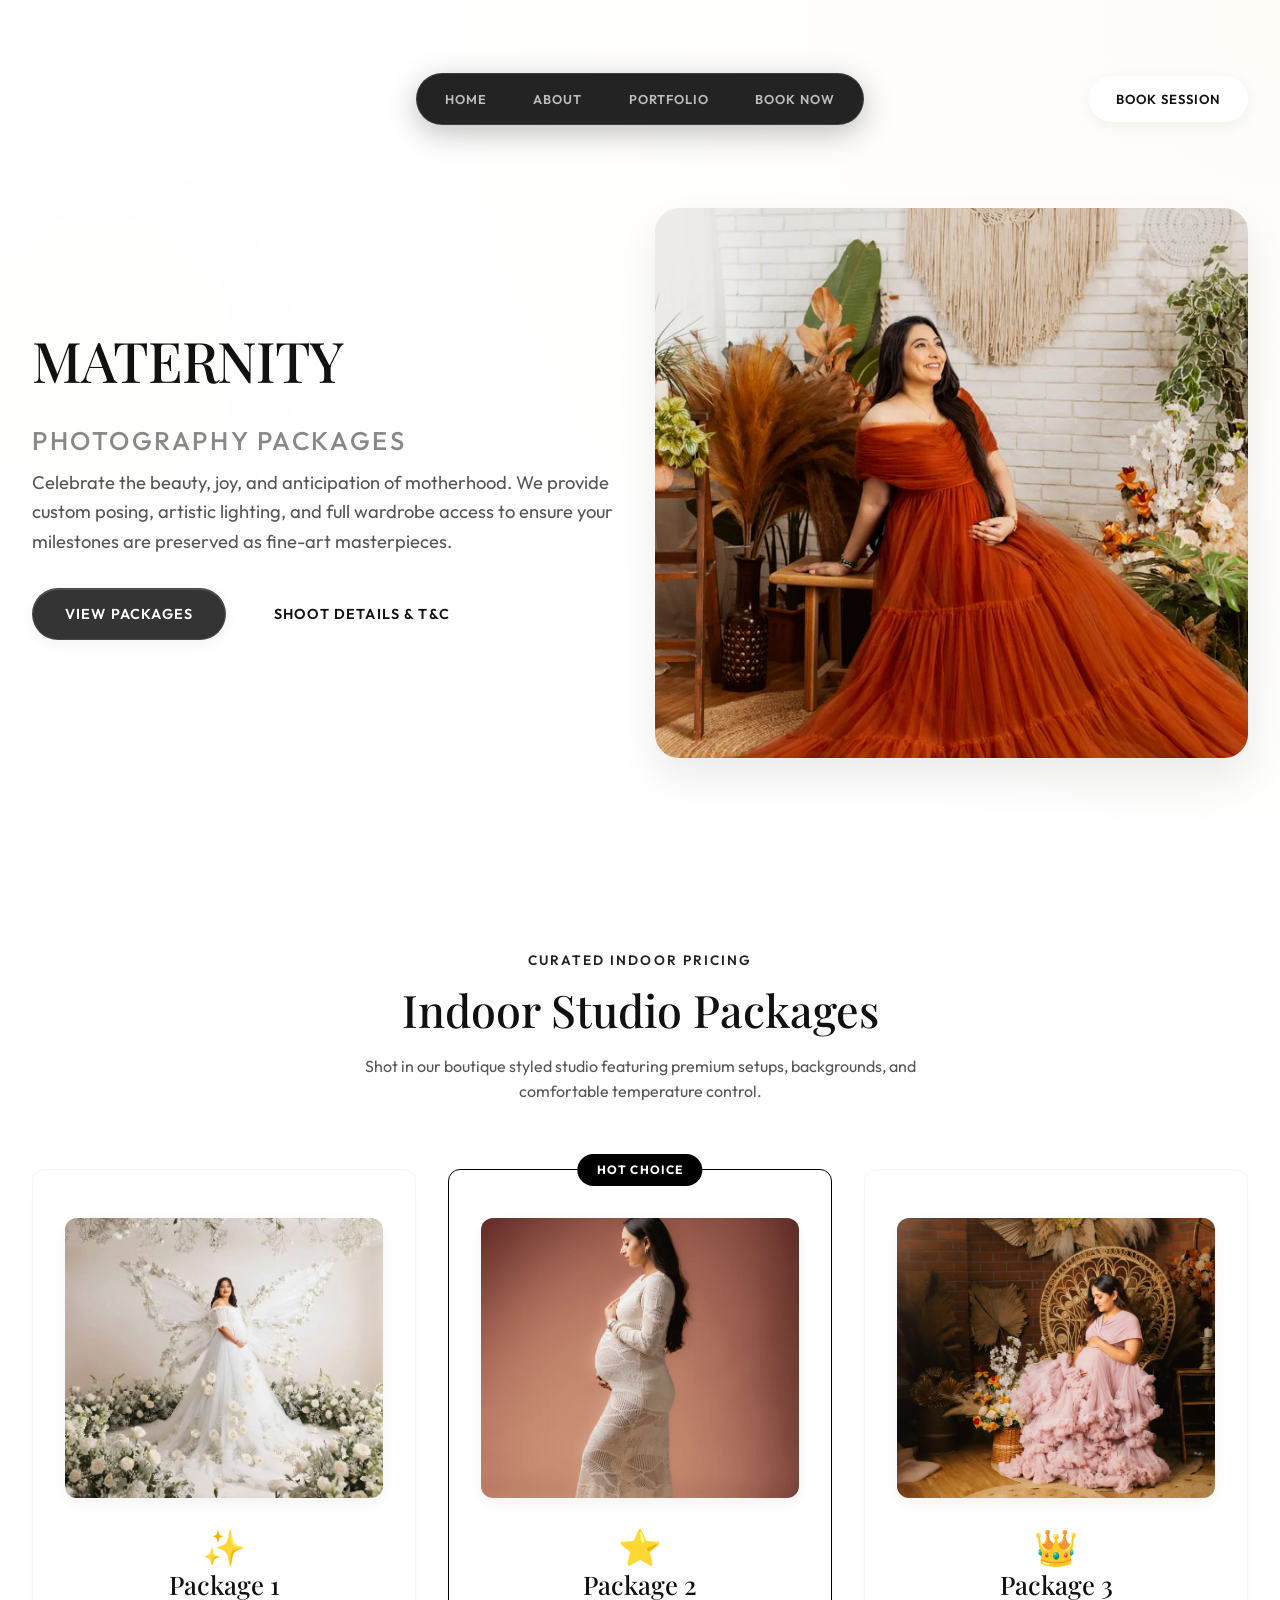
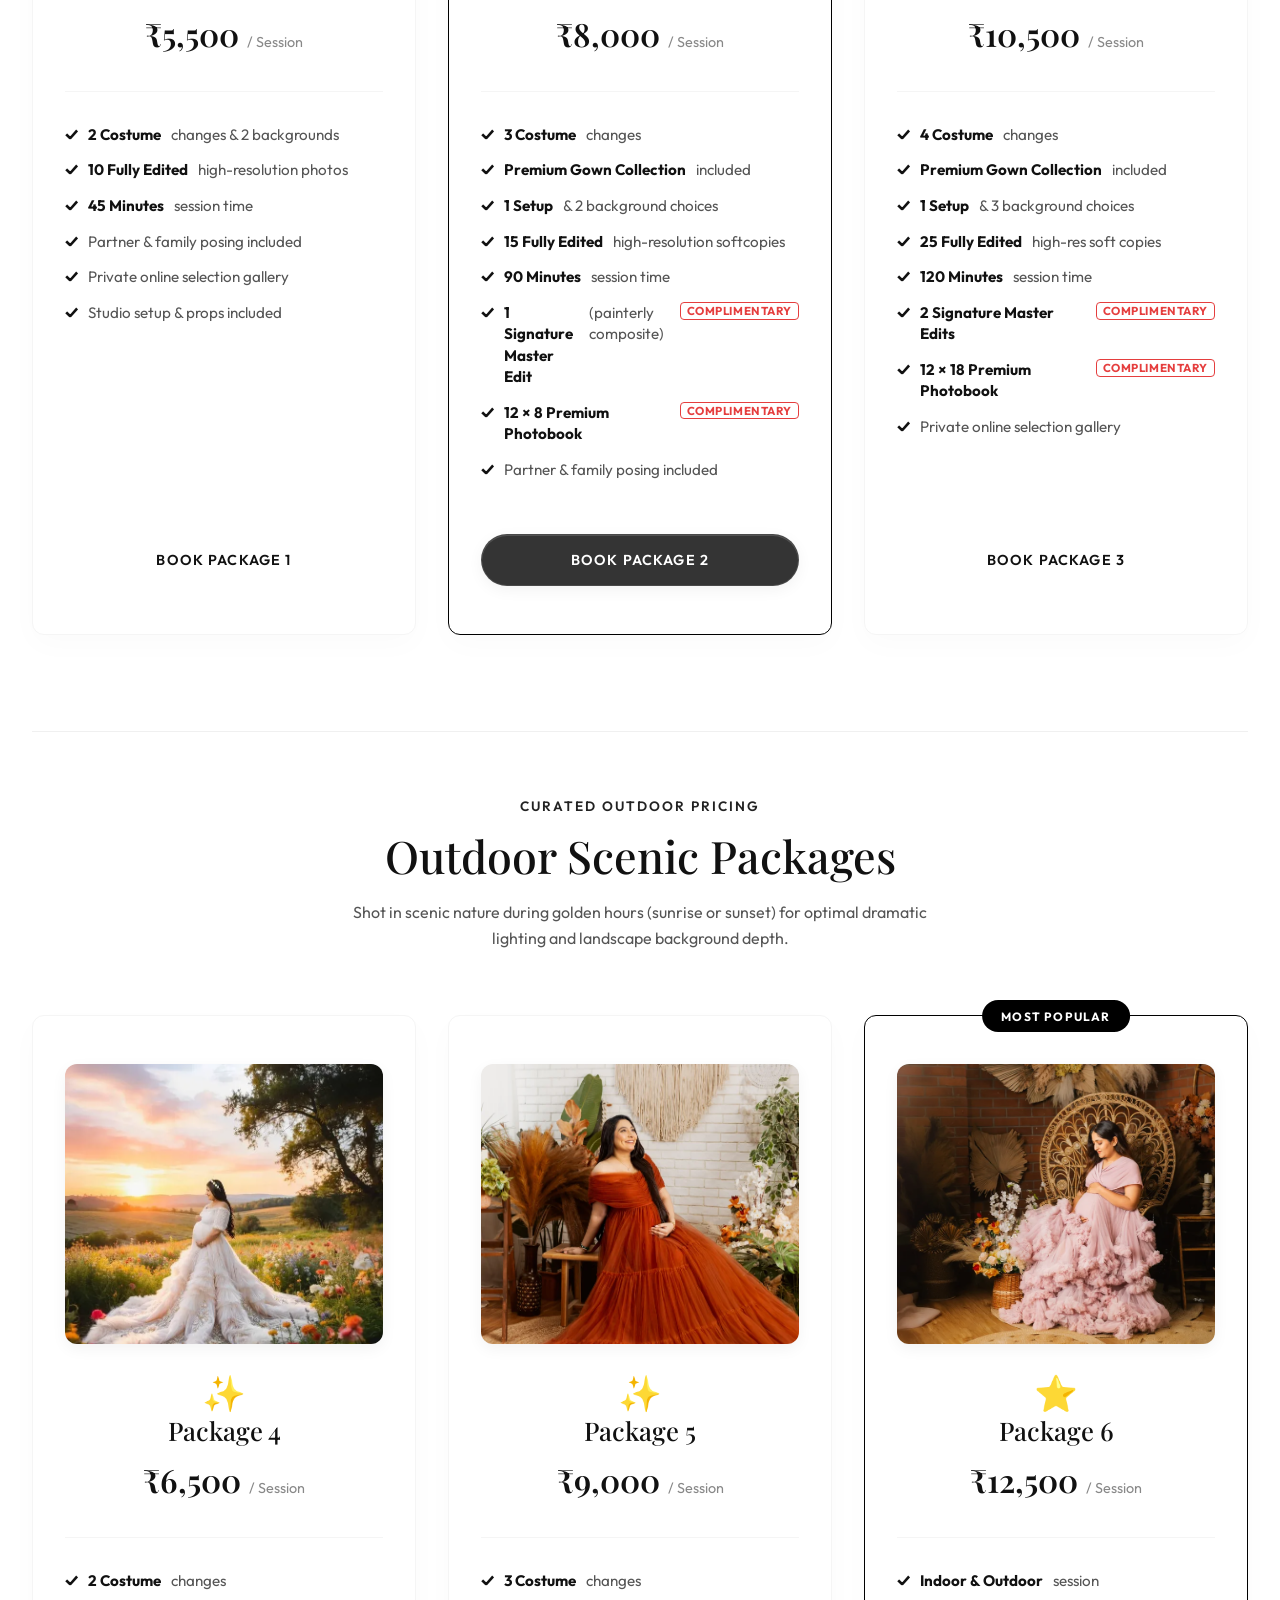
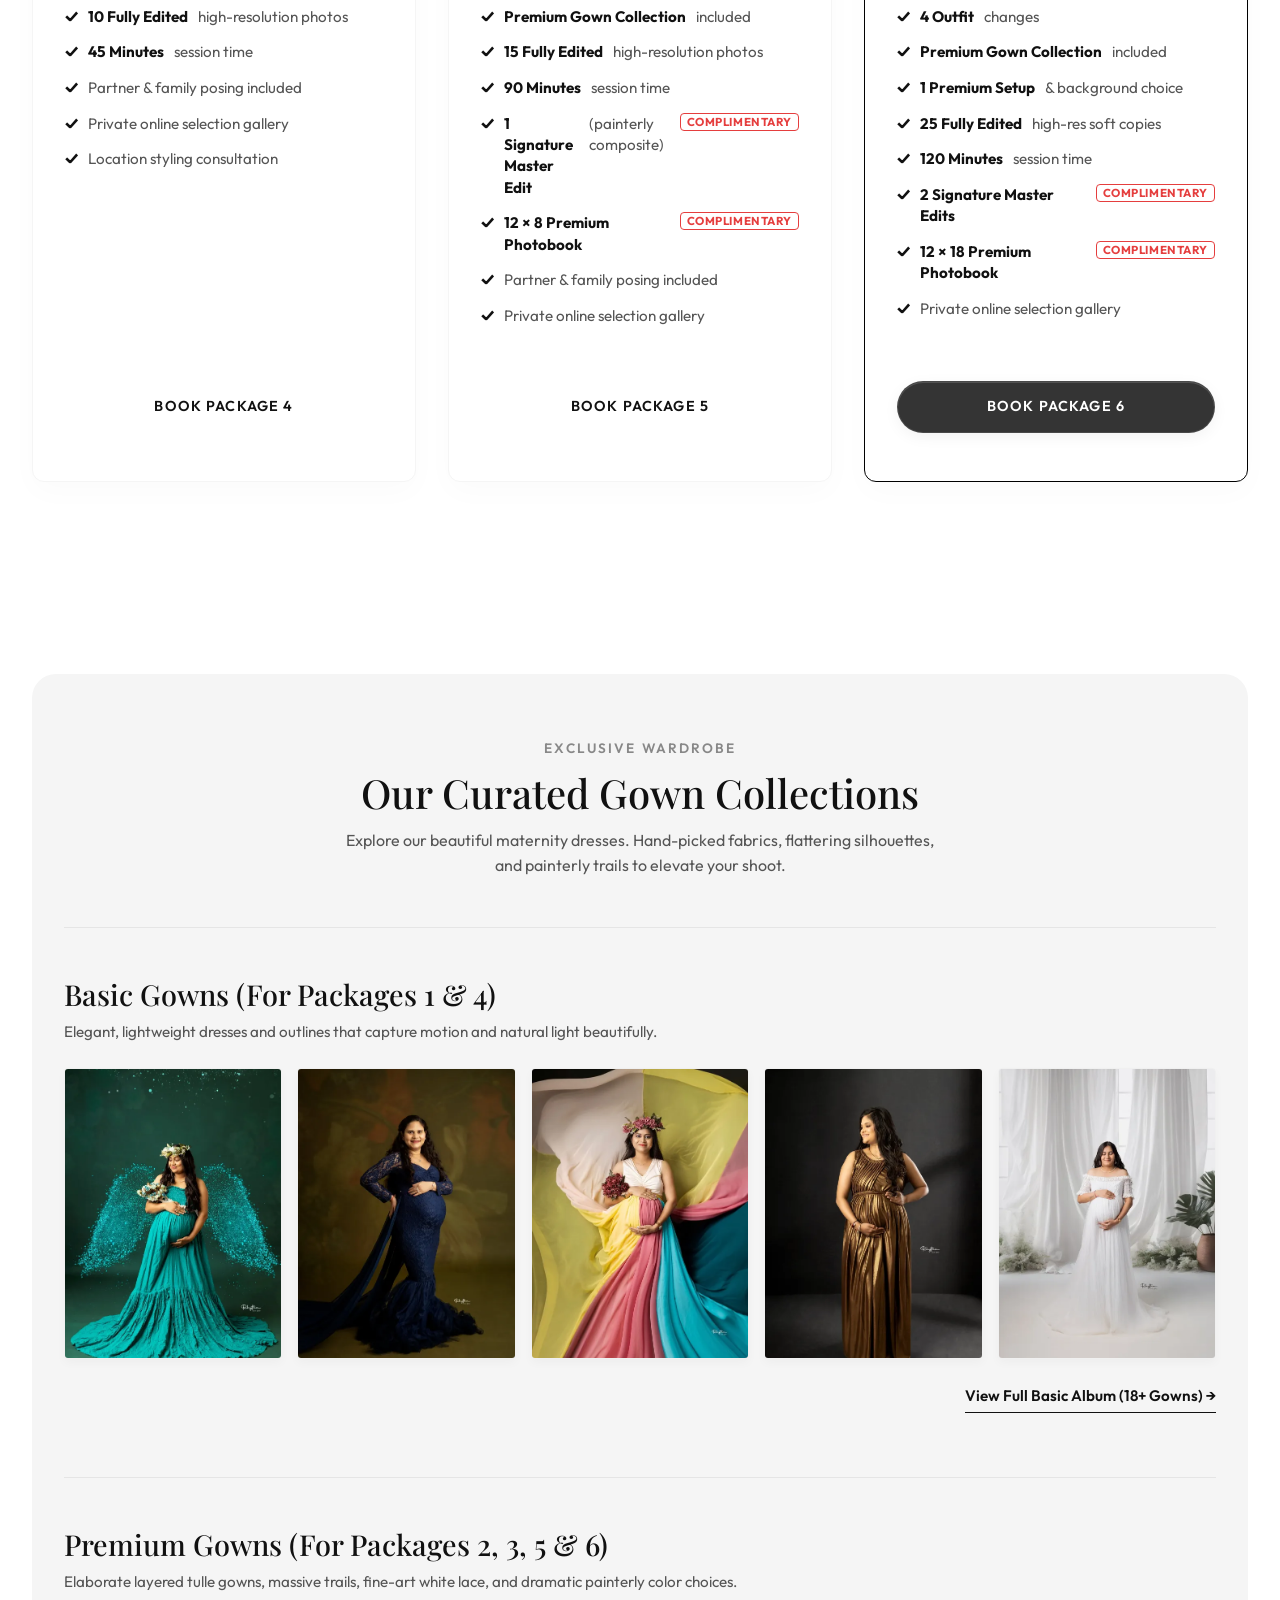
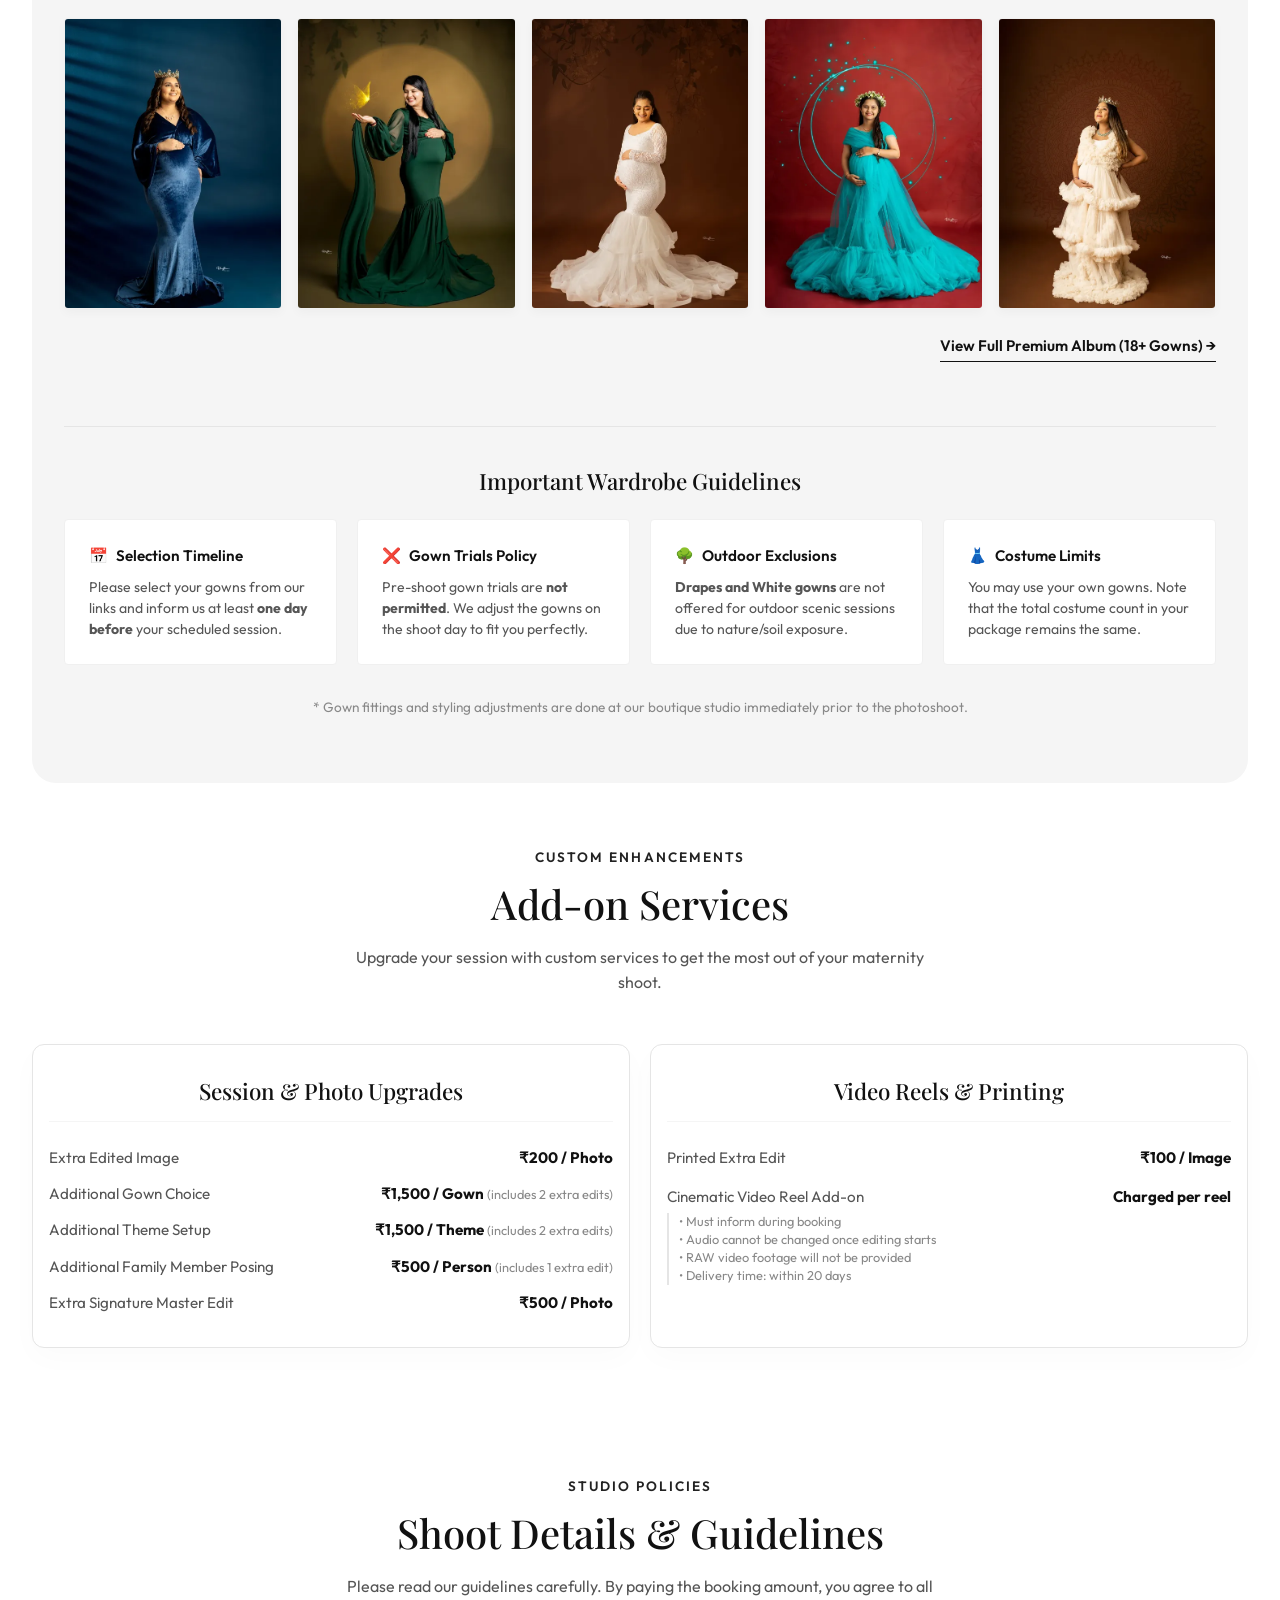
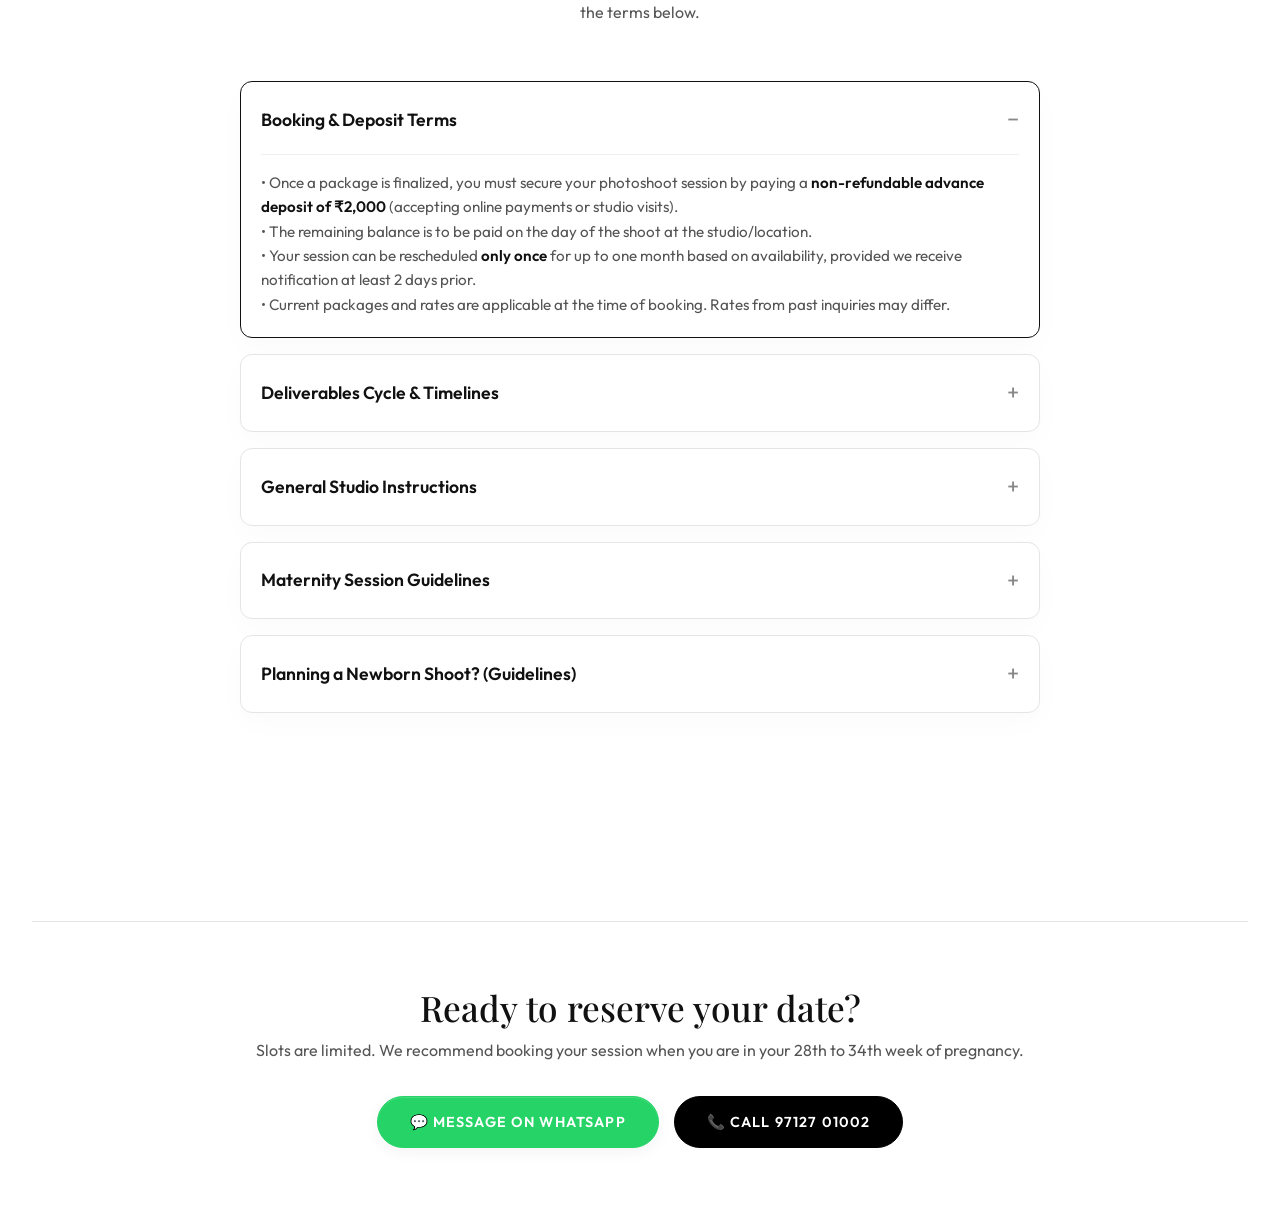
<file: maternity-packages.html>
<!DOCTYPE html>
<html lang="en">
<head>
  <meta charset="UTF-8">
  <meta name="viewport" content="width=device-width, initial-scale=1.0">
  <title>Maternity Photography Packages | Rhythm Clicks Studio</title>
  <meta name="description" content="Capture your beautiful motherhood journey. View indoor & outdoor maternity photography packages, premium gown collection, and session details in Ahmedabad & Gandhinagar.">
  <meta name="robots" content="noindex, nofollow">
  
  <!-- Favicon Links -->
  <link rel="shortcut icon" href="favicon.ico" type="image/x-icon">
  
  <!-- Fonts -->
  <link rel="preconnect" href="https://fonts.googleapis.com">
  <link rel="preconnect" href="https://fonts.gstatic.com" crossorigin>
  <link href="https://fonts.googleapis.com/css2?family=Outfit:wght@300;400;500;600;700&family=Playfair+Display:ital,wght@0,400;0,500;0,600;0,700;1,400&display=swap" rel="stylesheet">
  
  <!-- Main Stylesheet -->
  <link rel="stylesheet" href="style.css">
  
  <style>
    /* Inline overrides and additions for the Maternity Packages layout */
    .mobile-nav.open {
      display: block !important;
      opacity: 1;
      visibility: visible;
      transform: translateY(0);
    }
    
    .maternity-hero {
      padding: 10rem 0 4rem 0;
      background: radial-gradient(circle at top right, rgba(212, 175, 55, 0.04) 0%, rgba(255,255,255,0) 60%);
      text-align: center;
      position: relative;
      z-index: 1;
    }
    
    .maternity-hero-content h1 {
      font-family: var(--font-serif);
      font-size: 3.5rem;
      font-weight: 500;
      line-height: 1.2;
      margin-bottom: var(--spacing-xs);
      letter-spacing: -0.02em;
    }
    
    .maternity-hero-content p {
      font-family: var(--font-sans);
      color: var(--text-secondary);
      max-width: 600px;
      margin: 0 auto var(--spacing-md);
      font-size: 1.15rem;
    }
    
    .maternity-hero-grid {
      display: grid;
      grid-template-columns: 1fr;
      gap: 30px;
      margin-top: 3rem;
      align-items: center;
    }
    
    @media (min-width: 992px) {
      .maternity-hero-grid {
        grid-template-columns: 1fr 1fr;
        text-align: left;
      }
      .maternity-hero-content p {
        margin: 0 0 var(--spacing-md) 0;
      }
    }
    
    .maternity-hero-image-wrapper {
      position: relative;
      border-radius: var(--border-radius-lg);
      overflow: hidden;
      box-shadow: var(--box-shadow-hover);
    }
    
    .maternity-hero-image-wrapper img {
      width: 100%;
      height: 550px;
      object-fit: cover;
      transition: transform var(--transition-slow);
    }
    
    .maternity-hero-image-wrapper:hover img {
      transform: scale(1.03);
    }

    
    /* Package Card Image additions */
    .package-card-img {
      width: 100%;
      height: 280px;
      object-fit: cover;
      border-radius: var(--border-radius-md);
      margin-bottom: 2rem;
      box-shadow: 0 5px 15px rgba(0,0,0,0.05);
    }
    
    .package-features li {
      margin-bottom: 0.9rem;
      font-size: 0.95rem;
      line-height: 1.4;
    }
    
    .package-features li strong {
      color: var(--text-primary);
    }
    
    .package-features li::before {
      content: '✓';
      color: var(--text-primary) !important;
      font-weight: 900;
    }
    
    /* Gowns Showcase Section */
    .gowns-section {
      background-color: var(--bg-secondary);
      border-radius: var(--border-radius-lg);
      padding: var(--spacing-lg) var(--spacing-md);
      margin: var(--spacing-lg) 0;
    }
    
    .gowns-intro {
      text-align: center;
      margin-bottom: 3rem;
    }
    
    .gowns-intro h2 {
      font-family: var(--font-serif);
      font-size: 2.5rem;
      font-weight: 500;
      margin-bottom: 0.5rem;
    }
    
    .gowns-grid {
      display: grid;
      grid-template-columns: 1fr;
      gap: 30px;
    }
    
    @media (min-width: 768px) {
      .gowns-grid {
        grid-template-columns: repeat(3, 1fr);
      }
    }
    
    .gown-card {
      background: var(--bg-card);
      border-radius: var(--border-radius-md);
      overflow: hidden;
      box-shadow: var(--box-shadow);
      border: 1px solid var(--glass-border);
      text-align: center;
      padding: var(--spacing-sm);
    }
    
    .gown-icon {
      font-size: 2rem;
      margin-bottom: 1rem;
      display: inline-block;
    }
    
    .gown-card h4 {
      font-family: var(--font-serif);
      font-size: 1.25rem;
      margin-bottom: 0.5rem;
    }
    
    .gown-card p {
      font-size: 0.9rem;
      color: var(--text-secondary);
    }
    
    /* Accordion styles (T&C) */
    .faq-container {
      max-width: 800px;
      margin: 0 auto;
    }
    
    details {
      background: var(--bg-card);
      border: 1px solid var(--accent-light);
      border-radius: var(--border-radius-md);
      margin-bottom: 1rem;
      padding: 1.25rem;
      transition: all var(--transition-fast);
      box-shadow: var(--box-shadow);
    }
    
    details[open] {
      border-color: var(--text-primary);
    }
    
    summary {
      font-family: var(--font-sans);
      font-size: 1.1rem;
      font-weight: 600;
      cursor: pointer;
      list-style: none;
      display: flex;
      justify-content: space-between;
      align-items: center;
      user-select: none;
    }
    
    summary::-webkit-details-marker {
      display: none;
    }
    
    summary::after {
      content: '+';
      font-size: 1.4rem;
      font-weight: 400;
      color: var(--text-light);
      transition: transform var(--transition-fast);
    }
    
    details[open] summary::after {
      content: '−';
    }
    
    details p {
      margin-top: 1rem;
      font-size: 0.95rem;
      color: var(--text-secondary);
      line-height: 1.6;
      border-top: 1px solid var(--accent-extra-light);
      padding-top: 1rem;
    }
    
    .tc-highlight {
      font-weight: 600;
      color: var(--text-primary);
    }
    
    /* Call to Action Booking */
    .booking-cta {
      text-align: center;
      padding: var(--spacing-lg) 0;
      border-top: 1px solid var(--accent-light);
      margin-top: var(--spacing-lg);
    }
    
    .booking-cta h3 {
      font-family: var(--font-serif);
      font-size: 2.2rem;
      margin-bottom: 0.5rem;
    }
    
    .booking-cta p {
      color: var(--text-secondary);
      margin-bottom: 2rem;
    }
    
    .cta-buttons {
      display: flex;
      gap: 15px;
      justify-content: center;
      flex-wrap: wrap;
    }
    
    .btn-whatsapp {
      background-color: #25D366;
      color: white !important;
      border: 1px solid #25D366;
    }
    
    .btn-whatsapp:hover {
      background-color: #128C7E;
      border-color: #128C7E;
      transform: translateY(-2px);
    }
    
    .btn-call {
      background-color: var(--accent-black);
      color: white !important;
      border: 1px solid var(--accent-black);
    }
    
    .btn-call:hover {
      background-color: var(--text-secondary);
      border-color: var(--text-secondary);
      transform: translateY(-2px);
    }
    
    /* Sticky Contact Bar for Mobile */
    .sticky-bar {
      position: fixed;
      bottom: 0;
      left: 0;
      right: 0;
      background: var(--glass-bg);
      -webkit-backdrop-filter: blur(10px);
      backdrop-filter: blur(10px);
      border-top: 1px solid var(--glass-border);
      padding: 1rem var(--spacing-sm);
      display: flex;
      gap: 10px;
      z-index: 100;
      box-shadow: 0 -5px 20px rgba(0,0,0,0.05);
    }
    
    @media (min-width: 768px) {
      .sticky-bar {
        display: none;
      }
    }
    
    .sticky-bar .btn {
      flex: 1;
      text-align: center;
      padding: 0.8rem;
      font-size: 0.9rem;
      border-radius: var(--border-radius-sm);
    }
    
    body {
      padding-bottom: 80px; /* Space for mobile sticky footer */
    }
    
    @media (min-width: 768px) {
      body {
        padding-bottom: 0;
      }
    }

    .complimentary-tag {
      color: #e53e3e;
      font-weight: 700;
      font-size: 0.72rem;
      letter-spacing: 0.05em;
      text-transform: uppercase;
      margin-left: 6px;
      display: inline-block;
      border: 1px solid #e53e3e;
      padding: 1px 6px;
      border-radius: 4px;
      line-height: 1.2;
    }

    /* Gown Preview Grids */
    .gown-preview-section {
      margin-top: 3rem;
      border-top: 1px solid var(--accent-light);
      padding-top: 3rem;
      text-align: left;
    }

    .gown-preview-title {
      font-family: var(--font-serif);
      font-size: 1.8rem;
      margin-bottom: 0.5rem;
      color: var(--text-primary);
    }

    .gown-preview-desc {
      font-size: 0.95rem;
      color: var(--text-secondary);
      margin-bottom: 1.5rem;
    }

    .gown-preview-grid {
      display: grid;
      grid-template-columns: repeat(2, 1fr);
      gap: 15px;
      margin-bottom: 1.5rem;
    }

    @media (min-width: 576px) {
      .gown-preview-grid {
        grid-template-columns: repeat(3, 1fr);
      }
    }

    @media (min-width: 992px) {
      .gown-preview-grid {
        grid-template-columns: repeat(5, 1fr);
      }
    }

    .gown-preview-card {
      border-radius: var(--border-radius-sm);
      overflow: hidden;
      box-shadow: 0 4px 10px rgba(0,0,0,0.03);
      border: 1px solid var(--accent-extra-light);
      aspect-ratio: 3 / 4;
    }

    .gown-preview-card img {
      width: 100%;
      height: 100%;
      object-fit: cover;
      transition: transform var(--transition-medium);
    }

    .gown-preview-card:hover img {
      transform: scale(1.05);
    }

    .gown-gallery-link {
      display: inline-flex;
      align-items: center;
      gap: 8px;
      font-size: 0.95rem;
      font-weight: 600;
      color: var(--text-primary);
      border-bottom: 1px solid var(--text-primary);
      padding-bottom: 3px;
      transition: opacity var(--transition-fast);
    }

    .gown-gallery-link:hover {
      opacity: 0.7;
    }

    /* Popular Badge Content Overrides */
    #pkg-2.popular::before {
      content: 'Hot Choice' !important;
    }
    #pkg-6.popular::before {
      content: 'Most Popular' !important;
    }
  </style>
</head>
<body class="maternity-packages-page">

  <!-- Ambient Blobs -->
  <div class="glass-blob glass-blob-1" style="background: rgba(212, 175, 55, 0.05); filter: blur(100px); width: 450px; height: 450px;"></div>
  <div class="glass-blob glass-blob-2" style="background: rgba(136, 136, 136, 0.04); filter: blur(120px); width: 500px; height: 500px;"></div>

  <!-- --- Header / Navigation --- -->
  <header id="header" class="scrolled">
    <div class="container nav-container">
      <a href="index.html" class="logo" id="nav-logo">
        <img src="assets/logo.webp" alt="Rhythm Clicks Studio Logo" width="130" height="130">
      </a>
      
      <nav class="nav-menu">
        <ul>
          <li><a href="index.html" class="nav-link">Home</a></li>
          <li><a href="index.html#about" class="nav-link">About</a></li>
          <li><a href="index.html#portfolio" class="nav-link">Portfolio</a></li>
          <li><a href="index.html#contact" class="nav-link">Book Now</a></li>
        </ul>
      </nav>
      
      <div class="nav-cta">
        <a href="https://wa.me/919712701002?text=Hi%20Rhythm%20Clicks%20Studio!%20I'd%20like%20to%20book%20a%20Maternity%20Photoshoot%20session." class="btn btn-primary" target="_blank" rel="noopener">Book Session</a>
      </div>
      
      <button class="hamburger" id="hamburger-toggle" aria-label="Toggle Navigation">
        <span class="hamburger-line"></span>
        <span class="hamburger-line"></span>
        <span class="hamburger-line"></span>
      </button>
    </div>
  </header>

  <!-- --- Mobile Drawer --- -->
  <div class="mobile-nav" id="mobile-menu" style="background: #ffffff;">
    <ul>
      <li><a href="index.html" class="nav-link mobile-link">Home</a></li>
      <li><a href="index.html#about" class="nav-link mobile-link">About</a></li>
      <li><a href="index.html#portfolio" class="nav-link mobile-link">Portfolio</a></li>
      <li><a href="index.html#contact" class="nav-link mobile-link">Book Now</a></li>
    </ul>
    <a href="https://wa.me/919712701002?text=Hi%20Rhythm%20Clicks%20Studio!%20I'd%20like%20to%20book%20a%20Maternity%20Photoshoot%20session." class="btn btn-primary mobile-link" style="text-align: center;" target="_blank" rel="noopener">Book Session</a>
  </div>

  <!-- --- Hero Section --- -->
  <section class="maternity-hero">
    <div class="container">
      <div class="maternity-hero-grid">
        <div class="maternity-hero-content">
          <h1>MATERNITY<br><span style="font-family: var(--font-sans); font-size: 1.6rem; letter-spacing: 0.1em; color: var(--text-light); text-transform: uppercase;">Photography Packages</span></h1>
          <p>Celebrate the beauty, joy, and anticipation of motherhood. We provide custom posing, artistic lighting, and full wardrobe access to ensure your milestones are preserved as fine-art masterpieces.</p>
          <div style="display: flex; gap: 15px;">
            <a href="#packages" class="btn btn-primary">View Packages</a>
            <a href="#terms" class="btn btn-outline">Shoot Details & T&C</a>
          </div>
        </div>
        <div class="maternity-hero-image-wrapper">
          <img src="assets/gallery/maternity/_A2A5465.webp" alt="Maternity shoot in rust orange gown by Rhythm Clicks Studio" width="600" height="550">
        </div>
      </div>
    </div>
  </section>

  <!-- --- Packages Section --- -->
  <section id="packages" class="section-padding">
    <div class="container">
      
      <!-- INDOOR PACKAGES SECTION -->
      <div style="text-align: center; margin-bottom: 4rem;">
        <span class="subtitle">Curated Indoor Pricing</span>
        <h2 style="font-family: var(--font-serif); font-size: 2.8rem; font-weight: 500; margin-top: 10px;">Indoor Studio Packages</h2>
        <p style="color: var(--text-secondary); max-width: 600px; margin: 10px auto 0;">Shot in our boutique styled studio featuring premium setups, backgrounds, and comfortable temperature control.</p>
      </div>
      
      <div class="packages-grid" style="margin-bottom: 6rem;">
        <!-- Package 1 (Indoor) -->
        <div class="package-card">
          <img src="assets/gallery/master-edits/_RCS0947.webp" alt="Maternity Indoor Package 1 fairy setup" class="package-card-img">
          <div class="package-header">
            <span class="package-icon">✨</span>
            <h3>Package 1</h3>
            <div class="package-price">₹5,500 <span>/ Session</span></div>
          </div>
          <ul class="package-features">
            <li><strong>2 Costume</strong> changes & 2 backgrounds</li>
            <li><strong>10 Fully Edited</strong> high-resolution photos</li>
            <li><strong>45 Minutes</strong> session time</li>
            <li>Partner & family posing included</li>
            <li>Private online selection gallery</li>
            <li>Studio setup & props included</li>
          </ul>
          <a href="https://wa.me/919712701002?text=Hi%20Rhythm%20Clicks%20Studio!%20I'd%20like%20to%20book%20Maternity%20Indoor%20Package%201%20(5500)." class="btn btn-outline" target="_blank" rel="noopener">Book Package 1</a>
        </div>

        <!-- Package 2 (Indoor - Popular) -->
        <div class="package-card popular" id="pkg-2">
          <img src="assets/gallery/maternity/_A2A4635.webp" alt="Maternity Indoor Package 2 white gown" class="package-card-img">
          <div class="package-header">
            <span class="package-icon">⭐</span>
            <h3>Package 2</h3>
            <div class="package-price">₹8,000 <span>/ Session</span></div>
          </div>
          <ul class="package-features">
            <li><strong>3 Costume</strong> changes</li>
            <li><strong>Premium Gown Collection</strong> included</li>
            <li><strong>1 Setup</strong> & 2 background choices</li>
            <li><strong>15 Fully Edited</strong> high-resolution softcopies</li>
            <li><strong>90 Minutes</strong> session time</li>
            <li><strong>1 Signature Master Edit</strong> (painterly composite) <span class="complimentary-tag">Complimentary</span></li>
            <li><strong>12 × 8 Premium Photobook</strong> <span class="complimentary-tag">Complimentary</span></li>
            <li>Partner & family posing included</li>
          </ul>
          <a href="https://wa.me/919712701002?text=Hi%20Rhythm%20Clicks%20Studio!%20I'd%20like%20to%20book%20Maternity%20Indoor%20Package%202%20(8000)." class="btn btn-primary" target="_blank" rel="noopener">Book Package 2</a>
        </div>

        <!-- Package 3 (Indoor) -->
        <div class="package-card">
          <img src="assets/gallery/maternity/_A2A9865.webp" alt="Maternity Indoor Package 3 peacock chair setup" class="package-card-img">
          <div class="package-header">
            <span class="package-icon">👑</span>
            <h3>Package 3</h3>
            <div class="package-price">₹10,500 <span>/ Session</span></div>
          </div>
          <ul class="package-features">
            <li><strong>4 Costume</strong> changes</li>
            <li><strong>Premium Gown Collection</strong> included</li>
            <li><strong>1 Setup</strong> & 3 background choices</li>
            <li><strong>25 Fully Edited</strong> high-res soft copies</li>
            <li><strong>120 Minutes</strong> session time</li>
            <li><strong>2 Signature Master Edits</strong> <span class="complimentary-tag">Complimentary</span></li>
            <li><strong>12 × 18 Premium Photobook</strong> <span class="complimentary-tag">Complimentary</span></li>
            <li>Private online selection gallery</li>
          </ul>
          <a href="https://wa.me/919712701002?text=Hi%20Rhythm%20Clicks%20Studio!%20I'd%20like%20to%20book%20Maternity%20Indoor%20Package%203%20(10500)." class="btn btn-outline" target="_blank" rel="noopener">Book Package 3</a>
        </div>
      </div>

      <!-- OUTDOOR PACKAGES SECTION -->
      <div style="text-align: center; margin-bottom: 4rem; border-top: 1px solid var(--accent-extra-light); padding-top: var(--spacing-lg);">
        <span class="subtitle">Curated Outdoor Pricing</span>
        <h2 style="font-family: var(--font-serif); font-size: 2.8rem; font-weight: 500; margin-top: 10px;">Outdoor Scenic Packages</h2>
        <p style="color: var(--text-secondary); max-width: 600px; margin: 10px auto 0;">Shot in scenic nature during golden hours (sunrise or sunset) for optimal dramatic lighting and landscape background depth.</p>
      </div>

      <div class="packages-grid">
        <!-- Package 4 (Outdoor) -->
        <div class="package-card">
          <img src="assets/gallery/master-edits/_RCS0788.webp" alt="Maternity Outdoor Package 4 sunset theme" class="package-card-img">
          <div class="package-header">
            <span class="package-icon">✨</span>
            <h3>Package 4</h3>
            <div class="package-price">₹6,500 <span>/ Session</span></div>
          </div>
          <ul class="package-features">
            <li><strong>2 Costume</strong> changes</li>
            <li><strong>10 Fully Edited</strong> high-resolution photos</li>
            <li><strong>45 Minutes</strong> session time</li>
            <li>Partner & family posing included</li>
            <li>Private online selection gallery</li>
            <li>Location styling consultation</li>
          </ul>
          <a href="https://wa.me/919712701002?text=Hi%20Rhythm%20Clicks%20Studio!%20I'd%20like%20to%20book%20Maternity%20Outdoor%20Package%204%20(6500)." class="btn btn-outline" target="_blank" rel="noopener">Book Package 4</a>
        </div>

        <!-- Package 5 (Outdoor) -->
        <div class="package-card">
          <img src="assets/gallery/maternity/_A2A5465.webp" alt="Maternity Outdoor Package 5 rust theme" class="package-card-img">
          <div class="package-header">
            <span class="package-icon">✨</span>
            <h3>Package 5</h3>
            <div class="package-price">₹9,000 <span>/ Session</span></div>
          </div>
          <ul class="package-features">
            <li><strong>3 Costume</strong> changes</li>
            <li><strong>Premium Gown Collection</strong> included</li>
            <li><strong>15 Fully Edited</strong> high-resolution photos</li>
            <li><strong>90 Minutes</strong> session time</li>
            <li><strong>1 Signature Master Edit</strong> (painterly composite) <span class="complimentary-tag">Complimentary</span></li>
            <li><strong>12 × 8 Premium Photobook</strong> <span class="complimentary-tag">Complimentary</span></li>
            <li>Partner & family posing included</li>
            <li>Private online selection gallery</li>
          </ul>
          <a href="https://wa.me/919712701002?text=Hi%20Rhythm%20Clicks%20Studio!%20I'd%20like%20to%20book%20Maternity%20Outdoor%20Package%205%20(9000)." class="btn btn-outline" target="_blank" rel="noopener">Book Package 5</a>
        </div>

        <!-- Package 6 (Outdoor - Most Selling) -->
        <div class="package-card popular" id="pkg-6">
          <img src="assets/gallery/maternity/_A2A9865.webp" alt="Maternity Outdoor Package 6 pink theme" class="package-card-img">
          <div class="package-header">
            <span class="package-icon">⭐</span>
            <h3>Package 6</h3>
            <div class="package-price">₹12,500 <span>/ Session</span></div>
          </div>
          <ul class="package-features">
            <li><strong>Indoor & Outdoor</strong> session</li>
            <li><strong>4 Outfit</strong> changes</li>
            <li><strong>Premium Gown Collection</strong> included</li>
            <li><strong>1 Premium Setup</strong> & background choice</li>
            <li><strong>25 Fully Edited</strong> high-res soft copies</li>
            <li><strong>120 Minutes</strong> session time</li>
            <li><strong>2 Signature Master Edits</strong> <span class="complimentary-tag">Complimentary</span></li>
            <li><strong>12 × 18 Premium Photobook</strong> <span class="complimentary-tag">Complimentary</span></li>
            <li>Private online selection gallery</li>
          </ul>
          <a href="https://wa.me/919712701002?text=Hi%20Rhythm%20Clicks%20Studio!%20I'd%20like%20to%20book%20Maternity%20Outdoor%20Package%206%20(12500)." class="btn btn-primary" target="_blank" rel="noopener">Book Package 6</a>
        </div>
      </div>

    </div>
  </section>

  <!-- --- Gown Section --- -->
  <section class="container" style="margin-top: var(--spacing-lg);">
    <div class="gowns-section" style="background-color: var(--bg-secondary); border-radius: var(--border-radius-lg); padding: var(--spacing-lg) var(--spacing-md);">
      <div class="gowns-intro" style="text-align: center; margin-bottom: 3rem;">
        <span class="subtitle" style="color: var(--text-light);">Exclusive Wardrobe</span>
        <h2>Our Curated Gown Collections</h2>
        <p style="color: var(--text-secondary); max-width: 600px; margin: 10px auto 0;">Explore our beautiful maternity dresses. Hand-picked fabrics, flattering silhouettes, and painterly trails to elevate your shoot.</p>
      </div>
      
      <!-- Basic Gown Selection -->
      <div class="gown-preview-section">
        <h3 class="gown-preview-title">Basic Gowns (For Packages 1 & 4)</h3>
        <p class="gown-preview-desc">Elegant, lightweight dresses and outlines that capture motion and natural light beautifully.</p>
        <div class="gown-preview-grid">
          <div class="gown-preview-card">
            <img src="assets/gowns/gown_basic_1.webp" alt="Basic maternity gown option 1" loading="lazy">
          </div>
          <div class="gown-preview-card">
            <img src="assets/gowns/gown_basic_2.webp" alt="Basic maternity gown option 2" loading="lazy">
          </div>
          <div class="gown-preview-card">
            <img src="assets/gowns/gown_basic_3.webp" alt="Basic maternity gown option 3" loading="lazy">
          </div>
          <div class="gown-preview-card">
            <img src="assets/gowns/gown_basic_4.webp" alt="Basic maternity gown option 4" loading="lazy">
          </div>
          <div class="gown-preview-card">
            <img src="assets/gowns/gown_basic_5.webp" alt="Basic maternity gown option 5" loading="lazy">
          </div>
        </div>
        <div style="text-align: right;">
          <a href="https://myalbum.com/album/Ygn7JofrRZPNe5/?invite=6d5b8d57-bab8-4b9a-96f3-bb8902f09b34" class="gown-gallery-link" target="_blank" rel="noopener">
            View Full Basic Album (18+ Gowns) &rarr;
          </a>
        </div>
      </div>

      <!-- Premium Gown Selection -->
      <div class="gown-preview-section" style="margin-top: 4rem;">
        <h3 class="gown-preview-title">Premium Gowns (For Packages 2, 3, 5 & 6)</h3>
        <p class="gown-preview-desc">Elaborate layered tulle gowns, massive trails, fine-art white lace, and dramatic painterly color choices.</p>
        <div class="gown-preview-grid">
          <div class="gown-preview-card">
            <img src="assets/gowns/gown_premium_1.webp" alt="Premium maternity gown option 1" loading="lazy">
          </div>
          <div class="gown-preview-card">
            <img src="assets/gowns/gown_premium_2.webp" alt="Premium maternity gown option 2" loading="lazy">
          </div>
          <div class="gown-preview-card">
            <img src="assets/gowns/gown_premium_3.webp" alt="Premium maternity gown option 3" loading="lazy">
          </div>
          <div class="gown-preview-card">
            <img src="assets/gowns/gown_premium_4.webp" alt="Premium maternity gown option 4" loading="lazy">
          </div>
          <div class="gown-preview-card">
            <img src="assets/gowns/gown_premium_5.webp" alt="Premium maternity gown option 5" loading="lazy">
          </div>
        </div>
        <div style="text-align: right;">
          <a href="https://myalbum.com/album/jzVcYHAmqBWnPo/?invite=4701f0c0-d202-407d-bc75-8b9e5a01f33e" class="gown-gallery-link" target="_blank" rel="noopener">
            View Full Premium Album (18+ Gowns) &rarr;
          </a>
        </div>
      </div>

      <!-- Gown Selection Guidelines from PDF -->
      <div style="margin-top: 4rem; border-top: 1px solid var(--accent-light); padding-top: 2.5rem;">
        <h4 style="font-family: var(--font-serif); font-size: 1.4rem; margin-bottom: 1.5rem; color: var(--text-primary); text-align: center; font-weight: 500;">Important Wardrobe Guidelines</h4>
        
        <div style="display: grid; grid-template-columns: repeat(auto-fit, minmax(240px, 1fr)); gap: 20px; text-align: left;">
          
          <!-- Box 1 -->
          <div style="background: var(--bg-primary); padding: 1.5rem; border-radius: var(--border-radius-sm); border: 1px solid var(--accent-extra-light);">
            <h5 style="font-weight: 600; margin-bottom: 8px; color: var(--text-primary); display: flex; align-items: center; gap: 8px; font-size: 0.95rem; margin-top: 0;">
              <span>📅</span> Selection Timeline
            </h5>
            <p style="font-size: 0.88rem; color: var(--text-secondary); margin: 0; line-height: 1.5;">
              Please select your gowns from our links and inform us at least <strong>one day before</strong> your scheduled session.
            </p>
          </div>

          <!-- Box 2 -->
          <div style="background: var(--bg-primary); padding: 1.5rem; border-radius: var(--border-radius-sm); border: 1px solid var(--accent-extra-light);">
            <h5 style="font-weight: 600; margin-bottom: 8px; color: var(--text-primary); display: flex; align-items: center; gap: 8px; font-size: 0.95rem; margin-top: 0;">
              <span>❌</span> Gown Trials Policy
            </h5>
            <p style="font-size: 0.88rem; color: var(--text-secondary); margin: 0; line-height: 1.5;">
              Pre-shoot gown trials are <strong>not permitted</strong>. We adjust the gowns on the shoot day to fit you perfectly.
            </p>
          </div>

          <!-- Box 3 -->
          <div style="background: var(--bg-primary); padding: 1.5rem; border-radius: var(--border-radius-sm); border: 1px solid var(--accent-extra-light);">
            <h5 style="font-weight: 600; margin-bottom: 8px; color: var(--text-primary); display: flex; align-items: center; gap: 8px; font-size: 0.95rem; margin-top: 0;">
              <span>🌳</span> Outdoor Exclusions
            </h5>
            <p style="font-size: 0.88rem; color: var(--text-secondary); margin: 0; line-height: 1.5;">
              <strong>Drapes and White gowns</strong> are not offered for outdoor scenic sessions due to nature/soil exposure.
            </p>
          </div>

          <!-- Box 4 -->
          <div style="background: var(--bg-primary); padding: 1.5rem; border-radius: var(--border-radius-sm); border: 1px solid var(--accent-extra-light);">
            <h5 style="font-weight: 600; margin-bottom: 8px; color: var(--text-primary); display: flex; align-items: center; gap: 8px; font-size: 0.95rem; margin-top: 0;">
              <span>👗</span> Costume Limits
            </h5>
            <p style="font-size: 0.88rem; color: var(--text-secondary); margin: 0; line-height: 1.5;">
              You may use your own gowns. Note that the total costume count in your package remains the same.
            </p>
          </div>

        </div>
        
        <p style="text-align: center; margin-top: 2rem; font-size: 0.85rem; color: var(--text-light); margin-bottom: 0;">
          * Gown fittings and styling adjustments are done at our boutique studio immediately prior to the photoshoot.
        </p>
      </div>
    </div>
  </section>

  <!-- --- Add-ons Services Section --- -->
  <section class="container" style="margin-top: var(--spacing-lg);">
    <div style="text-align: center; margin-bottom: 3rem;">
      <span class="subtitle">Custom Enhancements</span>
      <h2 style="font-family: var(--font-serif); font-size: 2.5rem; font-weight: 500; margin-top: 10px;">Add-on Services</h2>
      <p style="color: var(--text-secondary); max-width: 600px; margin: 10px auto 0;">Upgrade your session with custom services to get the most out of your maternity shoot.</p>
    </div>

    <div class="packages-grid" style="grid-template-columns: repeat(auto-fit, minmax(280px, 1fr)); gap: 20px;">
      <!-- Standard Add-ons Card -->
      <div class="package-card" style="padding: 2rem var(--spacing-sm); border-radius: var(--border-radius-md); box-shadow: var(--box-shadow); background: var(--bg-card); border-color: var(--accent-light);">
        <h4 style="font-family: var(--font-serif); font-size: 1.4rem; margin-bottom: 1.5rem; text-align: center; border-bottom: 1px solid var(--bg-secondary); padding-bottom: 1rem;">Session & Photo Upgrades</h4>
        <ul style="list-style: none; padding: 0; margin: 0;">
          <li style="display: flex; justify-content: space-between; margin-bottom: 12px; font-size: 0.95rem; color: var(--text-secondary);">
            <span>Extra Edited Image</span>
            <strong style="color: var(--text-primary);">₹200 / Photo</strong>
          </li>
          <li style="display: flex; justify-content: space-between; margin-bottom: 12px; font-size: 0.95rem; color: var(--text-secondary);">
            <span>Additional Gown Choice</span>
            <strong style="color: var(--text-primary);">₹1,500 / Gown <span style="font-weight: 400; font-size: 0.8rem; color: var(--text-light);">(includes 2 extra edits)</span></strong>
          </li>
          <li style="display: flex; justify-content: space-between; margin-bottom: 12px; font-size: 0.95rem; color: var(--text-secondary);">
            <span>Additional Theme Setup</span>
            <strong style="color: var(--text-primary);">₹1,500 / Theme <span style="font-weight: 400; font-size: 0.8rem; color: var(--text-light);">(includes 2 extra edits)</span></strong>
          </li>
          <li style="display: flex; justify-content: space-between; margin-bottom: 12px; font-size: 0.95rem; color: var(--text-secondary);">
            <span>Additional Family Member Posing</span>
            <strong style="color: var(--text-primary);">₹500 / Person <span style="font-weight: 400; font-size: 0.8rem; color: var(--text-light);">(includes 1 extra edit)</span></strong>
          </li>
          <li style="display: flex; justify-content: space-between; font-size: 0.95rem; color: var(--text-secondary);">
            <span>Extra Signature Master Edit</span>
            <strong style="color: var(--text-primary);">₹500 / Photo</strong>
          </li>
        </ul>
      </div>

      <!-- Reels & Printing Card -->
      <div class="package-card" style="padding: 2rem var(--spacing-sm); border-radius: var(--border-radius-md); box-shadow: var(--box-shadow); background: var(--bg-card); border-color: var(--accent-light);">
        <h4 style="font-family: var(--font-serif); font-size: 1.4rem; margin-bottom: 1.5rem; text-align: center; border-bottom: 1px solid var(--bg-secondary); padding-bottom: 1rem;">Video Reels & Printing</h4>
        <ul style="list-style: none; padding: 0; margin: 0;">
          <li style="display: flex; justify-content: space-between; margin-bottom: 15px; font-size: 0.95rem; color: var(--text-secondary);">
            <span>Printed Extra Edit</span>
            <strong style="color: var(--text-primary);">₹100 / Image</strong>
          </li>
          <li style="font-size: 0.95rem; color: var(--text-secondary);">
            <div style="display: flex; justify-content: space-between; margin-bottom: 4px;">
              <span>Cinematic Video Reel Add-on</span>
              <strong style="color: var(--text-primary);">Charged per reel</strong>
            </div>
            <div style="font-size: 0.8rem; color: var(--text-light); line-height: 1.4; padding-left: 10px; border-left: 2px solid var(--accent-light);">
              • Must inform during booking<br>
              • Audio cannot be changed once editing starts<br>
              • RAW video footage will not be provided<br>
              • Delivery time: within 20 days
            </div>
          </li>
        </ul>
      </div>
    </div>
  </section>

  <!-- --- Terms & Conditions Section --- -->
  <section id="terms" class="section-padding">
    <div class="container">
      
      <div style="text-align: center; margin-bottom: 3.5rem;">
        <span class="subtitle">Studio Policies</span>
        <h2 style="font-family: var(--font-serif); font-size: 2.5rem; font-weight: 500; margin-top: 10px;">Shoot Details & Guidelines</h2>
        <p style="color: var(--text-secondary); max-width: 600px; margin: 10px auto 0;">Please read our guidelines carefully. By paying the booking amount, you agree to all the terms below.</p>
      </div>

      <div class="faq-container">
        
        <details open>
          <summary>Booking & Deposit Terms</summary>
          <p>
            • Once a package is finalized, you must secure your photoshoot session by paying a <span class="tc-highlight">non-refundable advance deposit of ₹2,000</span> (accepting online payments or studio visits).<br>
            • The remaining balance is to be paid on the day of the shoot at the studio/location.<br>
            • Your session can be rescheduled <span class="tc-highlight">only once</span> for up to one month based on availability, provided we receive notification at least 2 days prior.<br>
            • Current packages and rates are applicable at the time of booking. Rates from past inquiries may differ.
          </p>
        </details>

        <details>
          <summary>Deliverables Cycle & Timelines</summary>
          <p>
            • <span class="tc-highlight">RAW/unedited images</span> are sent via a WhatsApp link for selection purposes only. RAW video files are not provided.<br>
            • Fully edited photos will be delivered <span class="tc-highlight">within 20 days</span> of your final selection date.<br>
            • You must share your selections with us within 30 days of the shoot. If not shared, we won't be liable to edit the images.<br>
            • Premium photobooks are delivered within 30 days of your confirmation of edited photos. Pickup is in person from our studio, or home delivery can be arranged for an additional fee.<br>
            • Rhythm Clicks Studio holds data storage for <span class="tc-highlight">two months only</span> after the session date.<br>
            • Photobooks must be picked up within 15 days of notification. We are not responsible for any damage/mishandling if left beyond this frame.
          </p>
        </details>

        <details>
          <summary>General Studio Instructions</summary>
          <p>
            • Reserve your slot 15 days in advance for weekdays and 1 month in advance for weekends.<br>
            • Arrive strictly on time. If late, the session will be completed only within the remaining duration of your package (time slots cannot be extended as we have other shoots scheduled).<br>
            • Only one additional person is permitted to accompany you as assistance during the session.<br>
            • Photos with other relatives or friends will be charged an additional ₹500 per person (includes 1 extra edit).<br>
            • If you wish to wear footwear during the session, it must be clean from the bottom and top, packed in a bag, and brought with you.<br>
            • Digital copyrights stay with Rhythm Clicks Studio.
          </p>
        </details>

        <details>
          <summary>Maternity Session Guidelines</summary>
          <p>
            • **Timing:** 28 to 34 weeks of pregnancy is the ideal window for the photoshoot.<br>
            • **Makeup:** Packages do not include makeup; clients should prepare beforehand and show up ready.<br>
            • **Gown Choice:** Gowns must be chosen from the links provided above (after the premium gown section) and informed to us 1 day before the session. Trials on the shoot day are not permitted.<br>
            • **Costumes:** The number of costumes remains the same whether using your own costumes or ours. Drapes and white gowns are not offered for outdoor sessions.<br>
            • **Backgrounds:** "1 background" refers to a plain paper or textured background chosen by our styling team based on your dress.<br>
            • **Outdoors:** We prefer early morning sessions for outdoor shoots. If bad weather prevents outdoor shooting, sessions will continue in the studio.
          </p>
        </details>

        <details>
          <summary>Planning a Newborn Shoot? (Guidelines)</summary>
          <p>
            • **Ideal Age:** The best period for newborn photography is between 5 and 15 days for open and curly poses. Shoots can be done up to two months.<br>
            • **Feeding & Breaks:** Brief breaks are allowed for feeding and soothing the baby, but shoots cannot be postponed if the baby refuses to cooperate. We must complete within the allotted time.<br>
            • **Themes:** Choose themes 1 day prior from the link provided. 1 theme includes: 1 wrap/outfit, 1 prop, and 1 background.<br>
            • **Twins:** Twin packages will be charged as Package × 1.5.<br>
            • **Personal Prep:** Please bring baby food, wet wipes, diapers, and toys to keep the baby comfortable. Select a shoot slot based on the baby's usual mood.
          </p>
        </details>
        
      </div>

    </div>
  </section>

  <!-- --- Booking CTA Section --- -->
  <section class="container">
    <div class="booking-cta">
      <h3>Ready to reserve your date?</h3>
      <p>Slots are limited. We recommend booking your session when you are in your 28th to 34th week of pregnancy.</p>
      
      <div class="cta-buttons">
        <a href="https://wa.me/919712701002?text=Hi%20Rhythm%20Clicks%20Studio!%20I'd%20like%20to%20book%20a%20Maternity%20Photoshoot%20session." class="btn btn-primary btn-whatsapp" target="_blank" rel="noopener">
          💬 Message on WhatsApp
        </a>
        <a href="tel:+919712701002" class="btn btn-outline btn-call">
          📞 Call 97127 01002
        </a>
      </div>
    </div>
  </section>

  <!-- --- Mobile Sticky Footer --- -->
  <div class="sticky-bar">
    <a href="https://wa.me/919712701002?text=Hi%20Rhythm%20Clicks%20Studio!%20I'd%20like%20to%20book%20a%20Maternity%20Photoshoot%20session." class="btn btn-whatsapp" target="_blank" rel="noopener">
      WhatsApp
    </a>
    <a href="tel:+919712701002" class="btn btn-call">
      Call Studio
    </a>
  </div>

  <!-- Main JavaScript File -->
  <script src="app.js" defer></script>
  

</body>
</html>
</file>
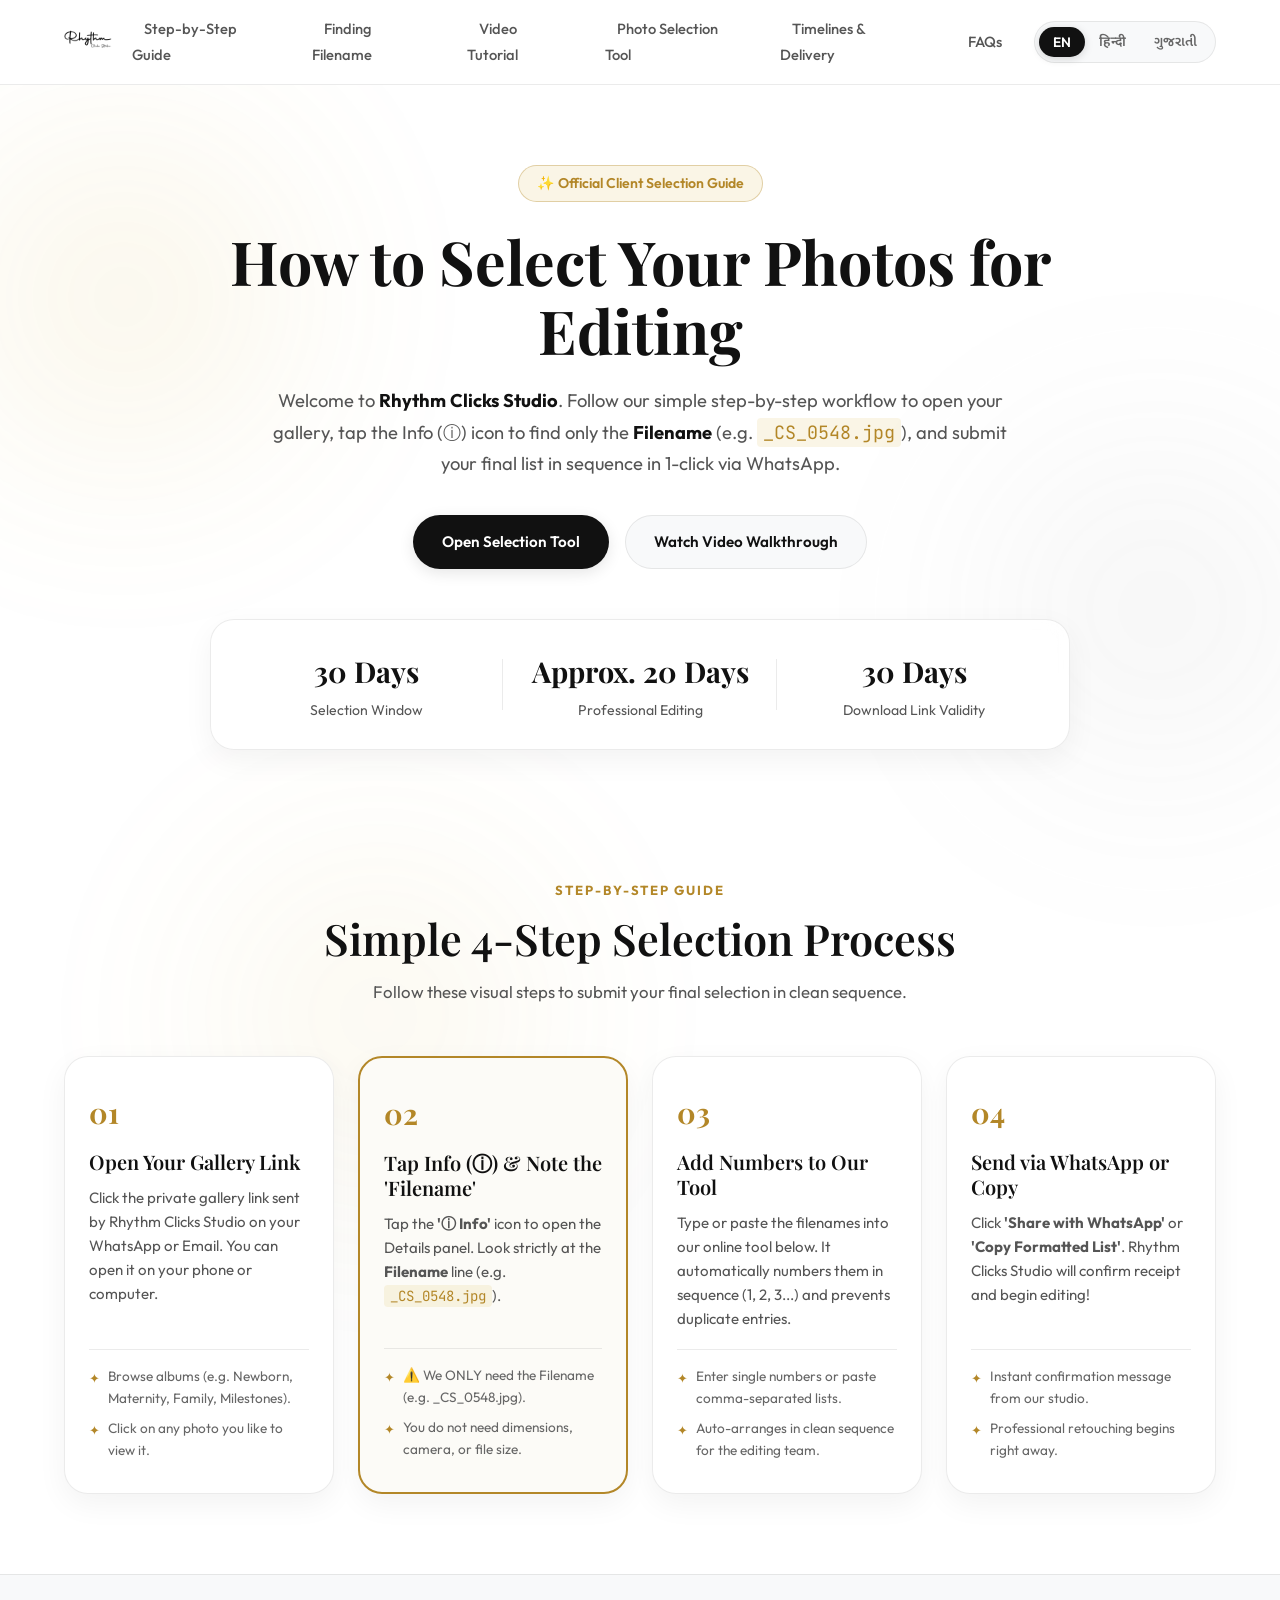
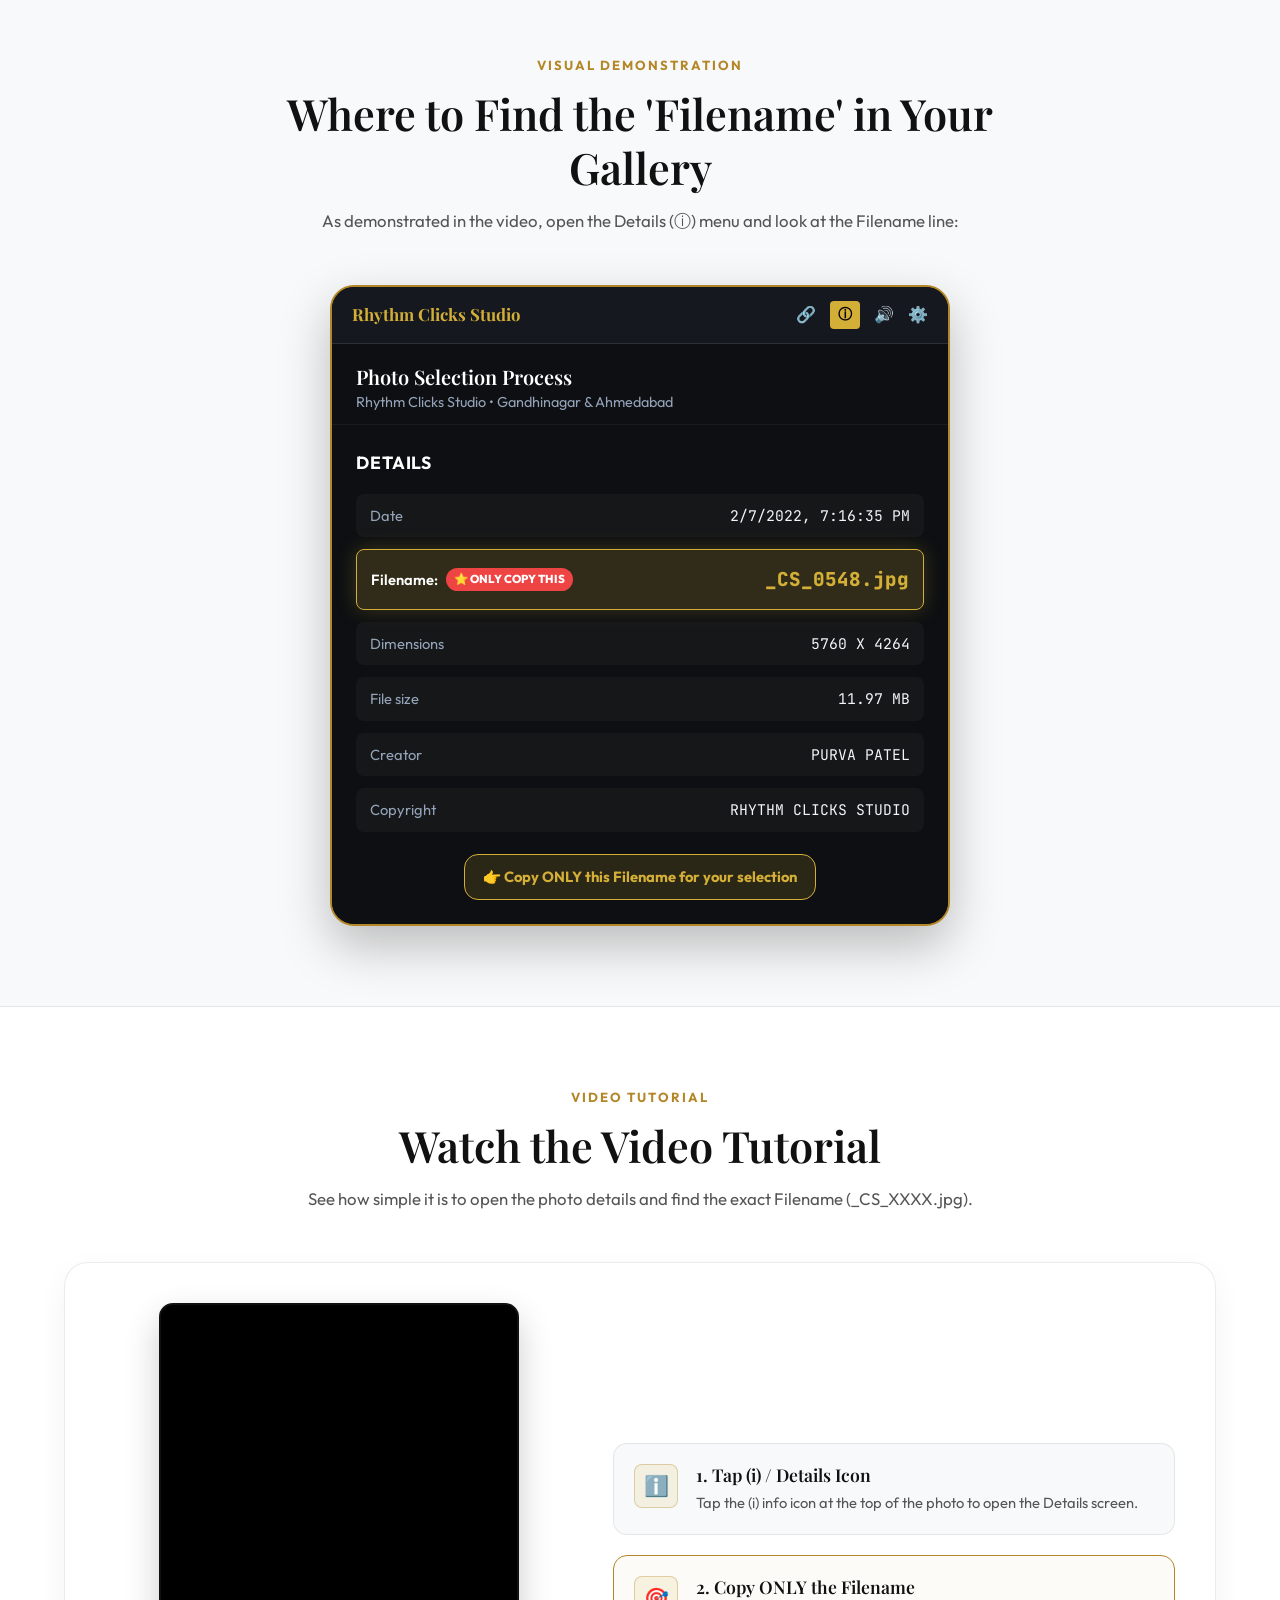
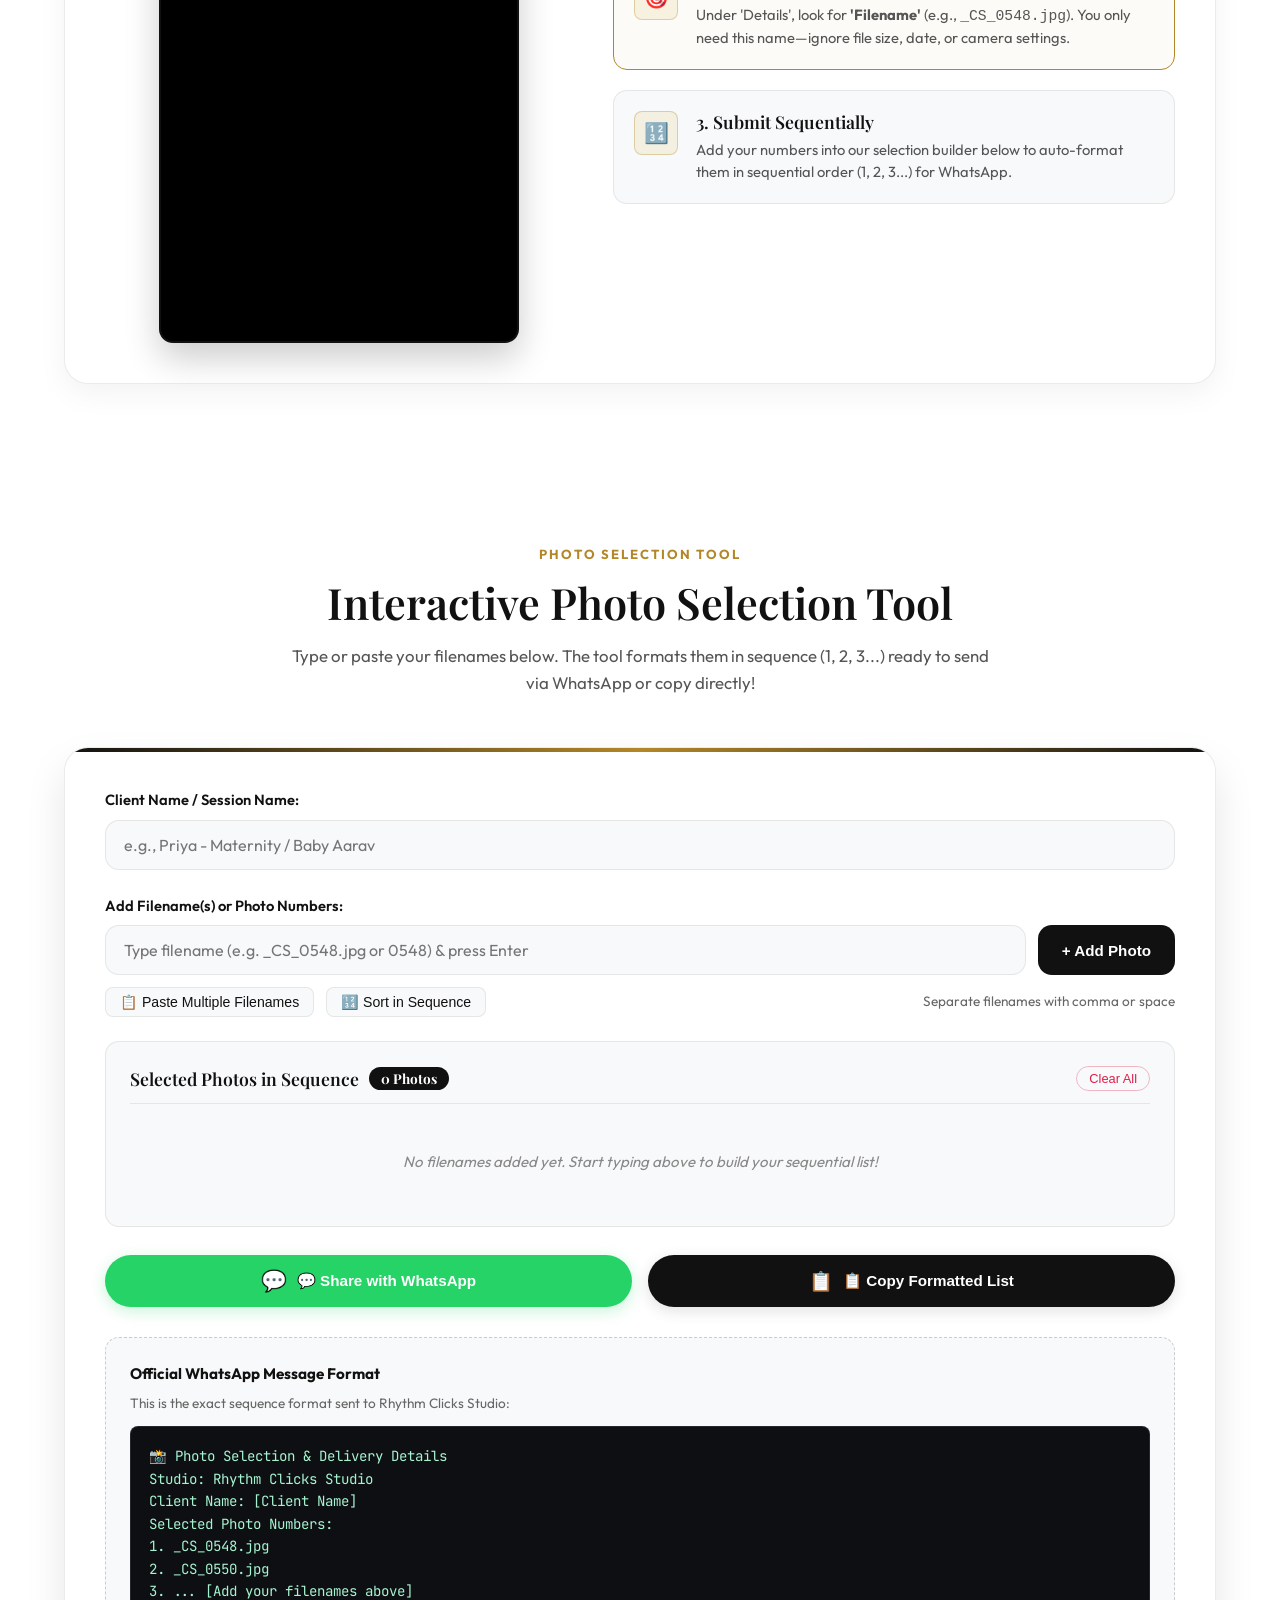
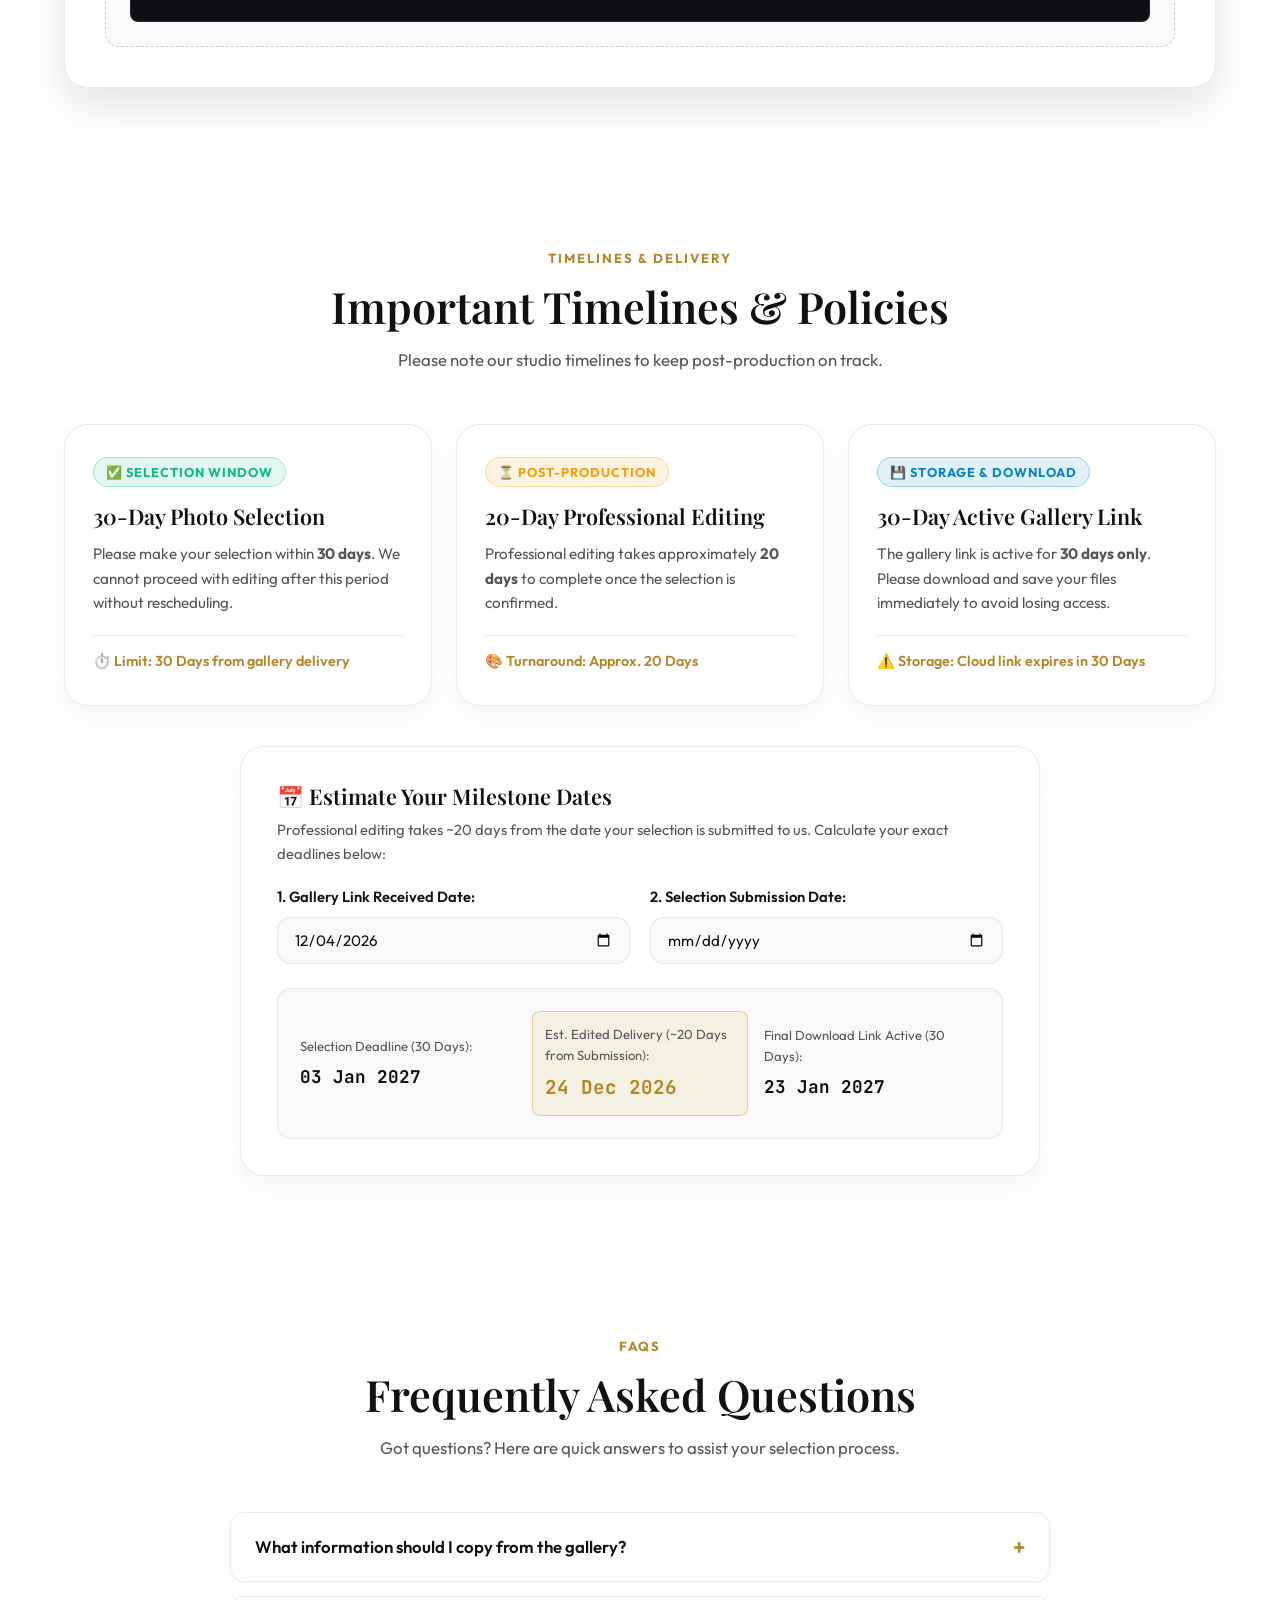
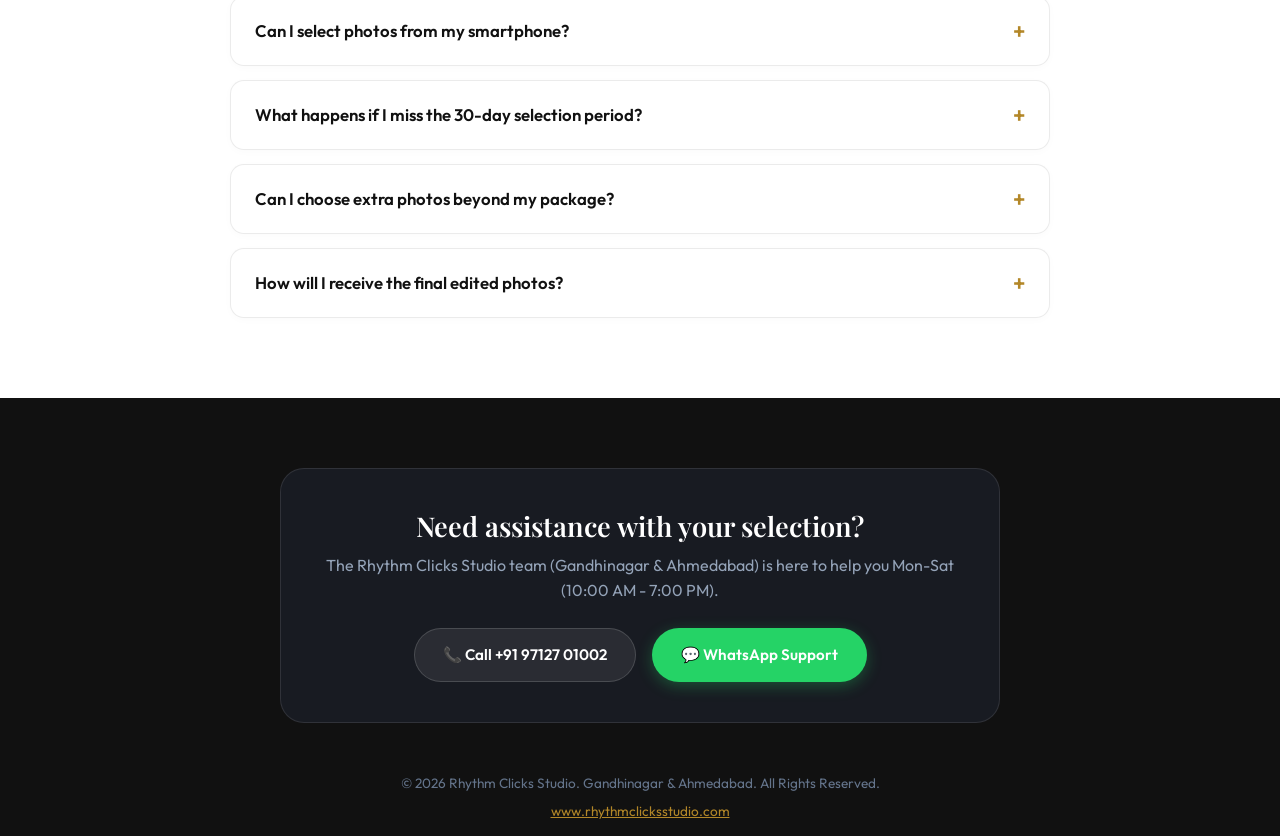
<file: select-photos.html>
<!DOCTYPE html>
<html lang="en">
<head>
  <meta charset="UTF-8">
  <meta http-equiv="refresh" content="0; url=selection.html">
  <title>Redirecting to Photo Selection...</title>
  <link rel="canonical" href="https://rhythmclicksstudio.com/selection.html">
</head>
<body>
  <p>Redirecting to <a href="selection.html">Photo Selection Portal</a>...</p>
</body>
</html>
</file>
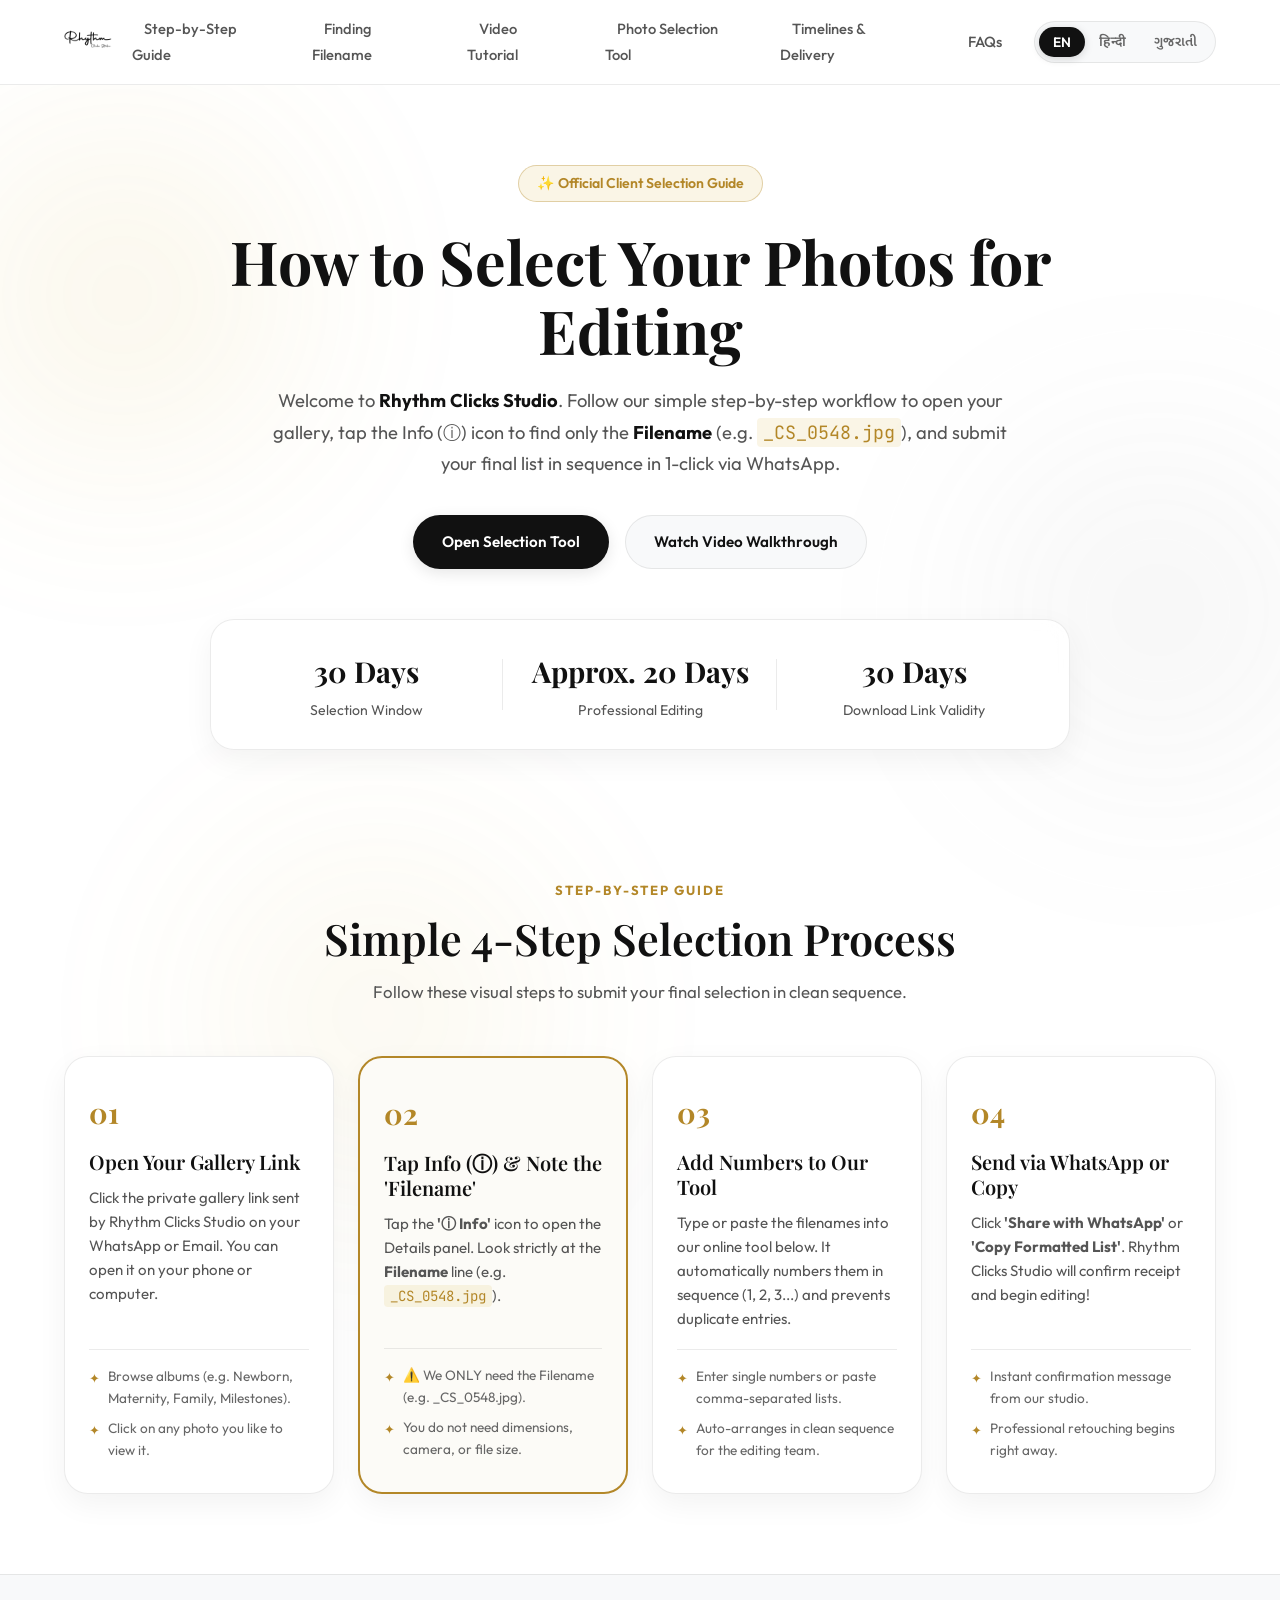
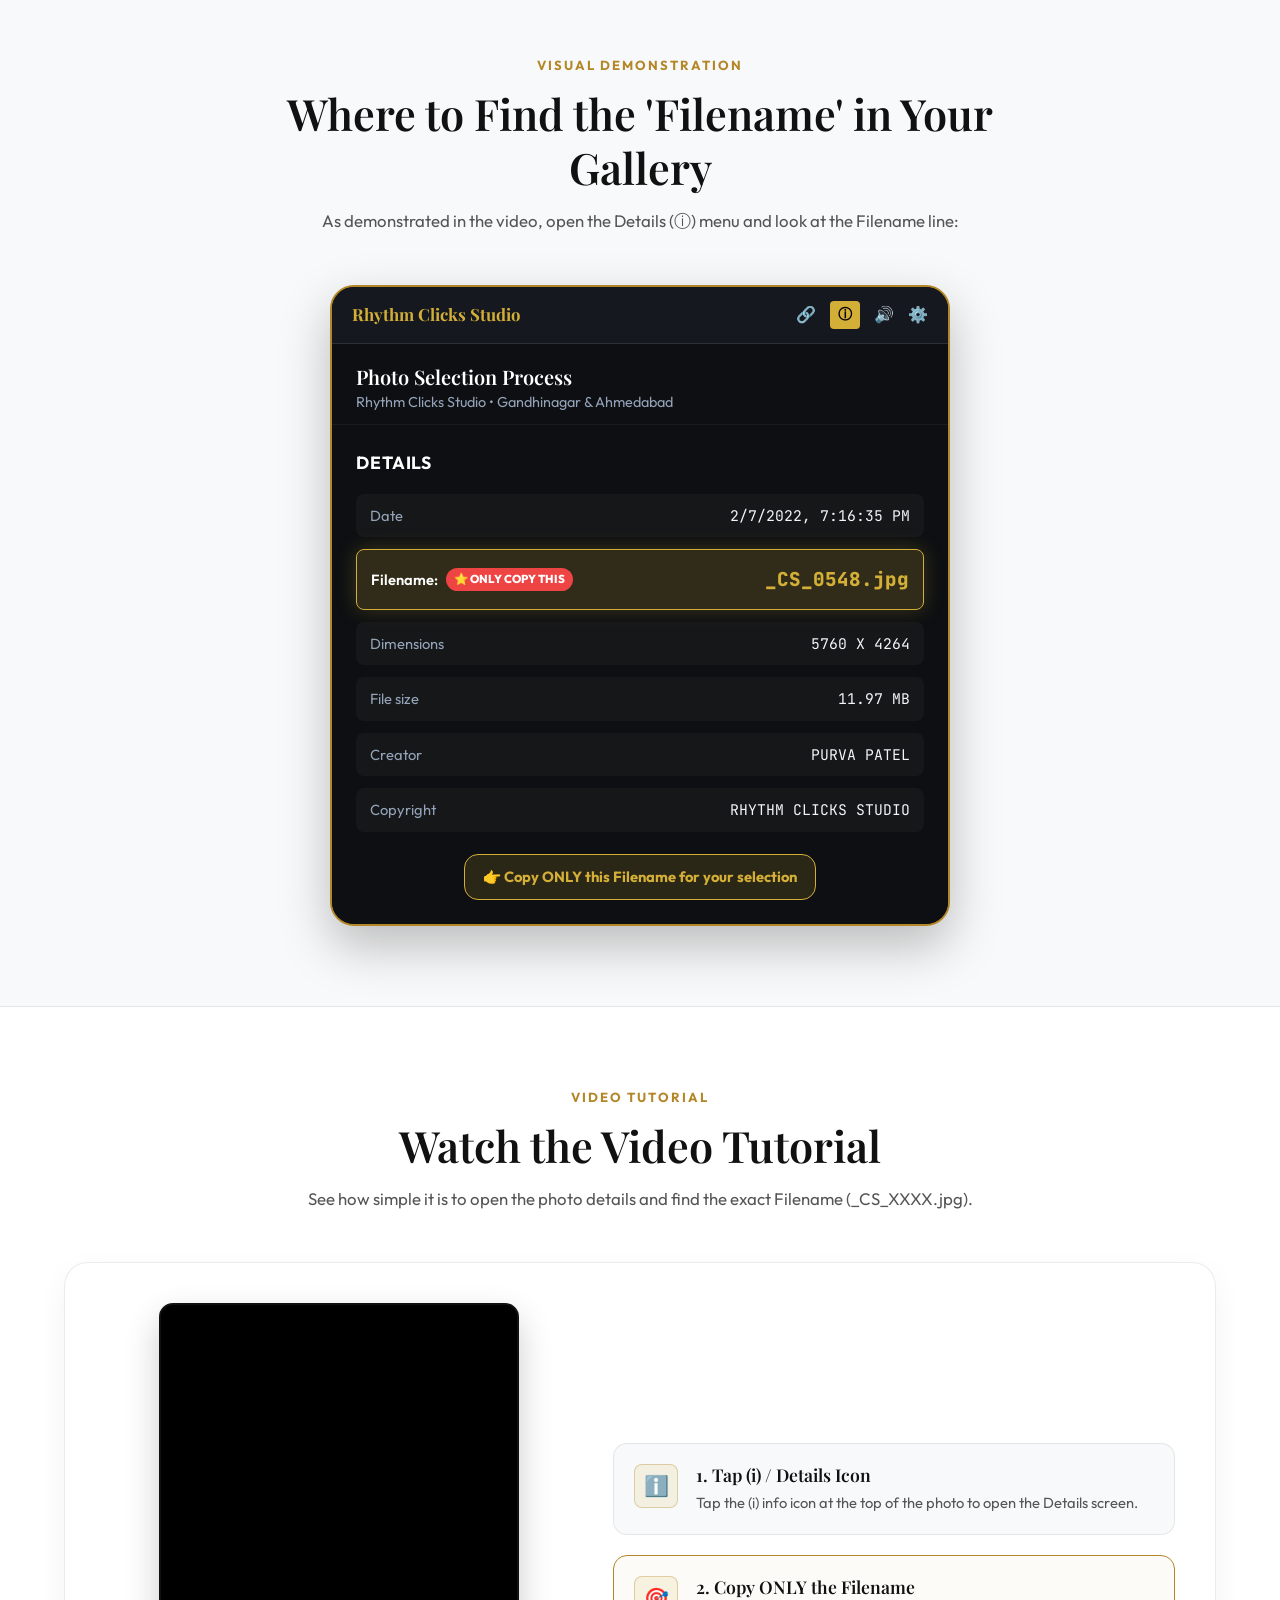
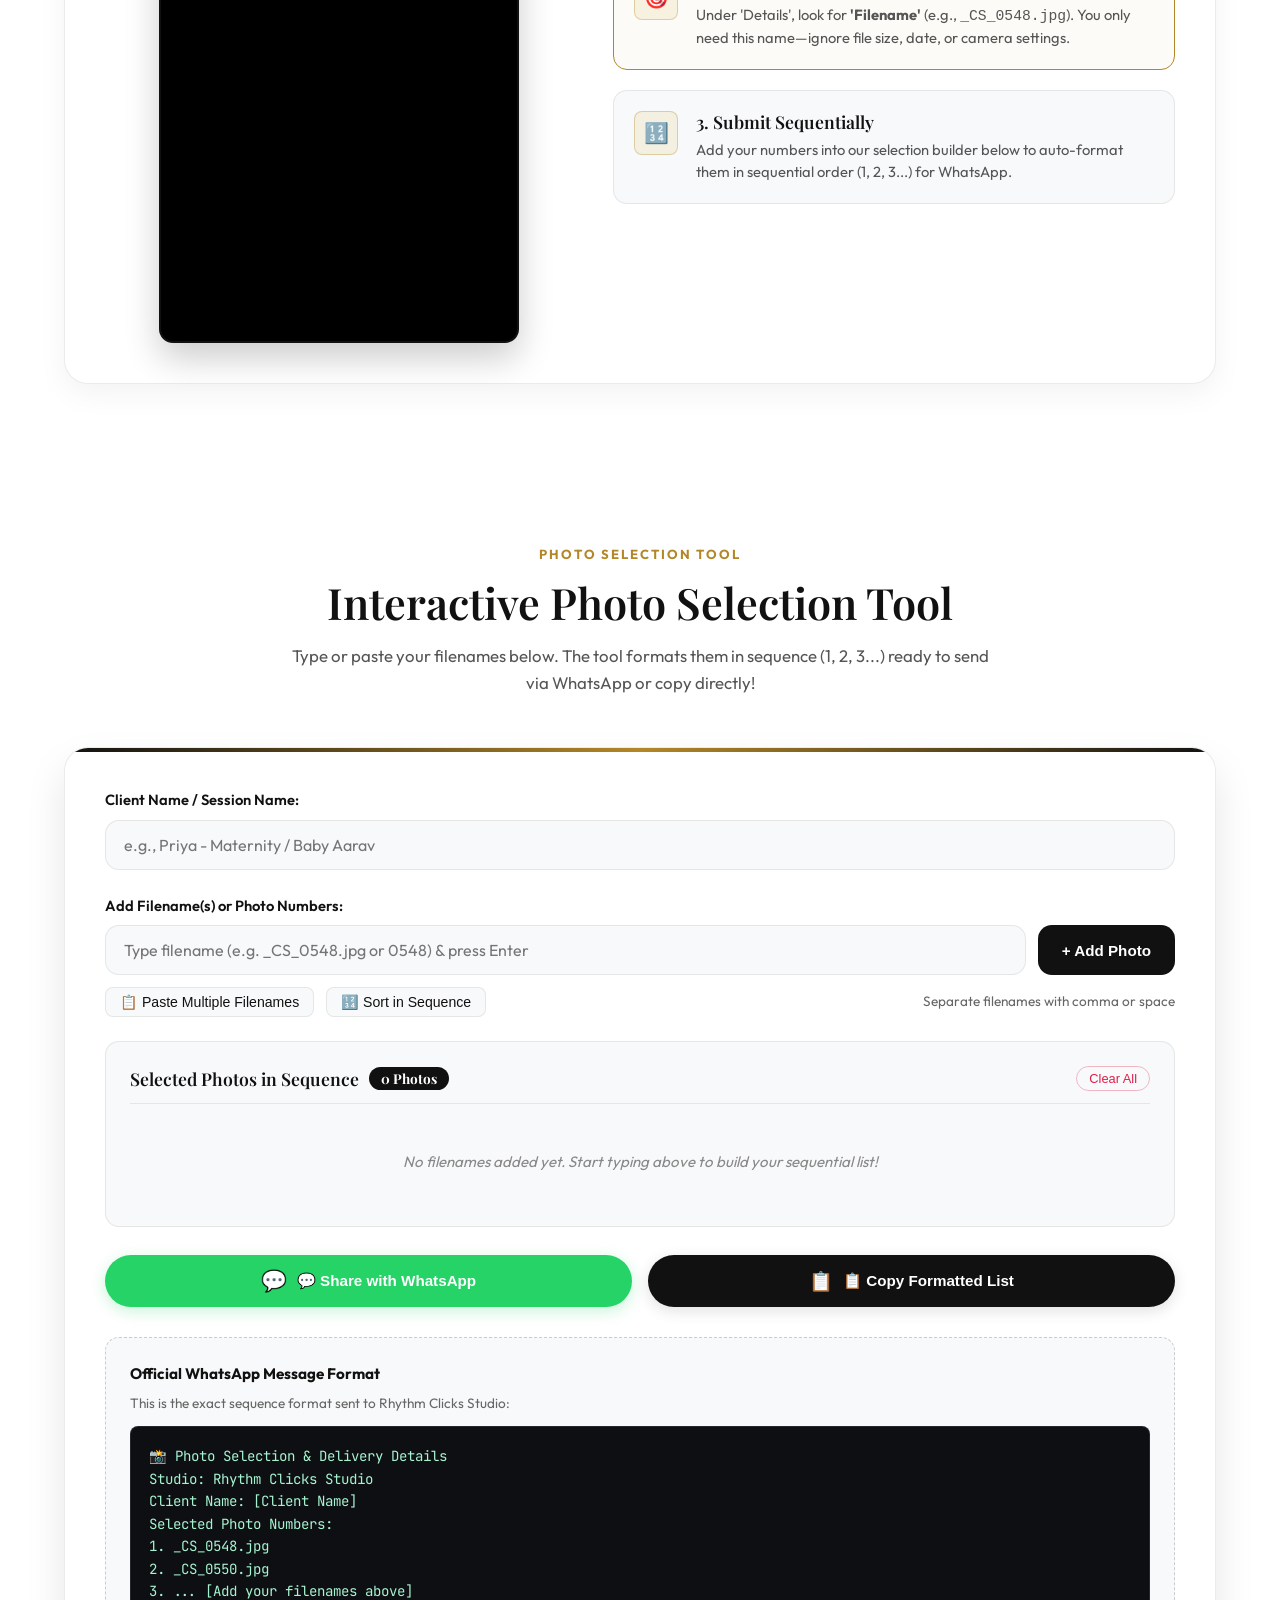
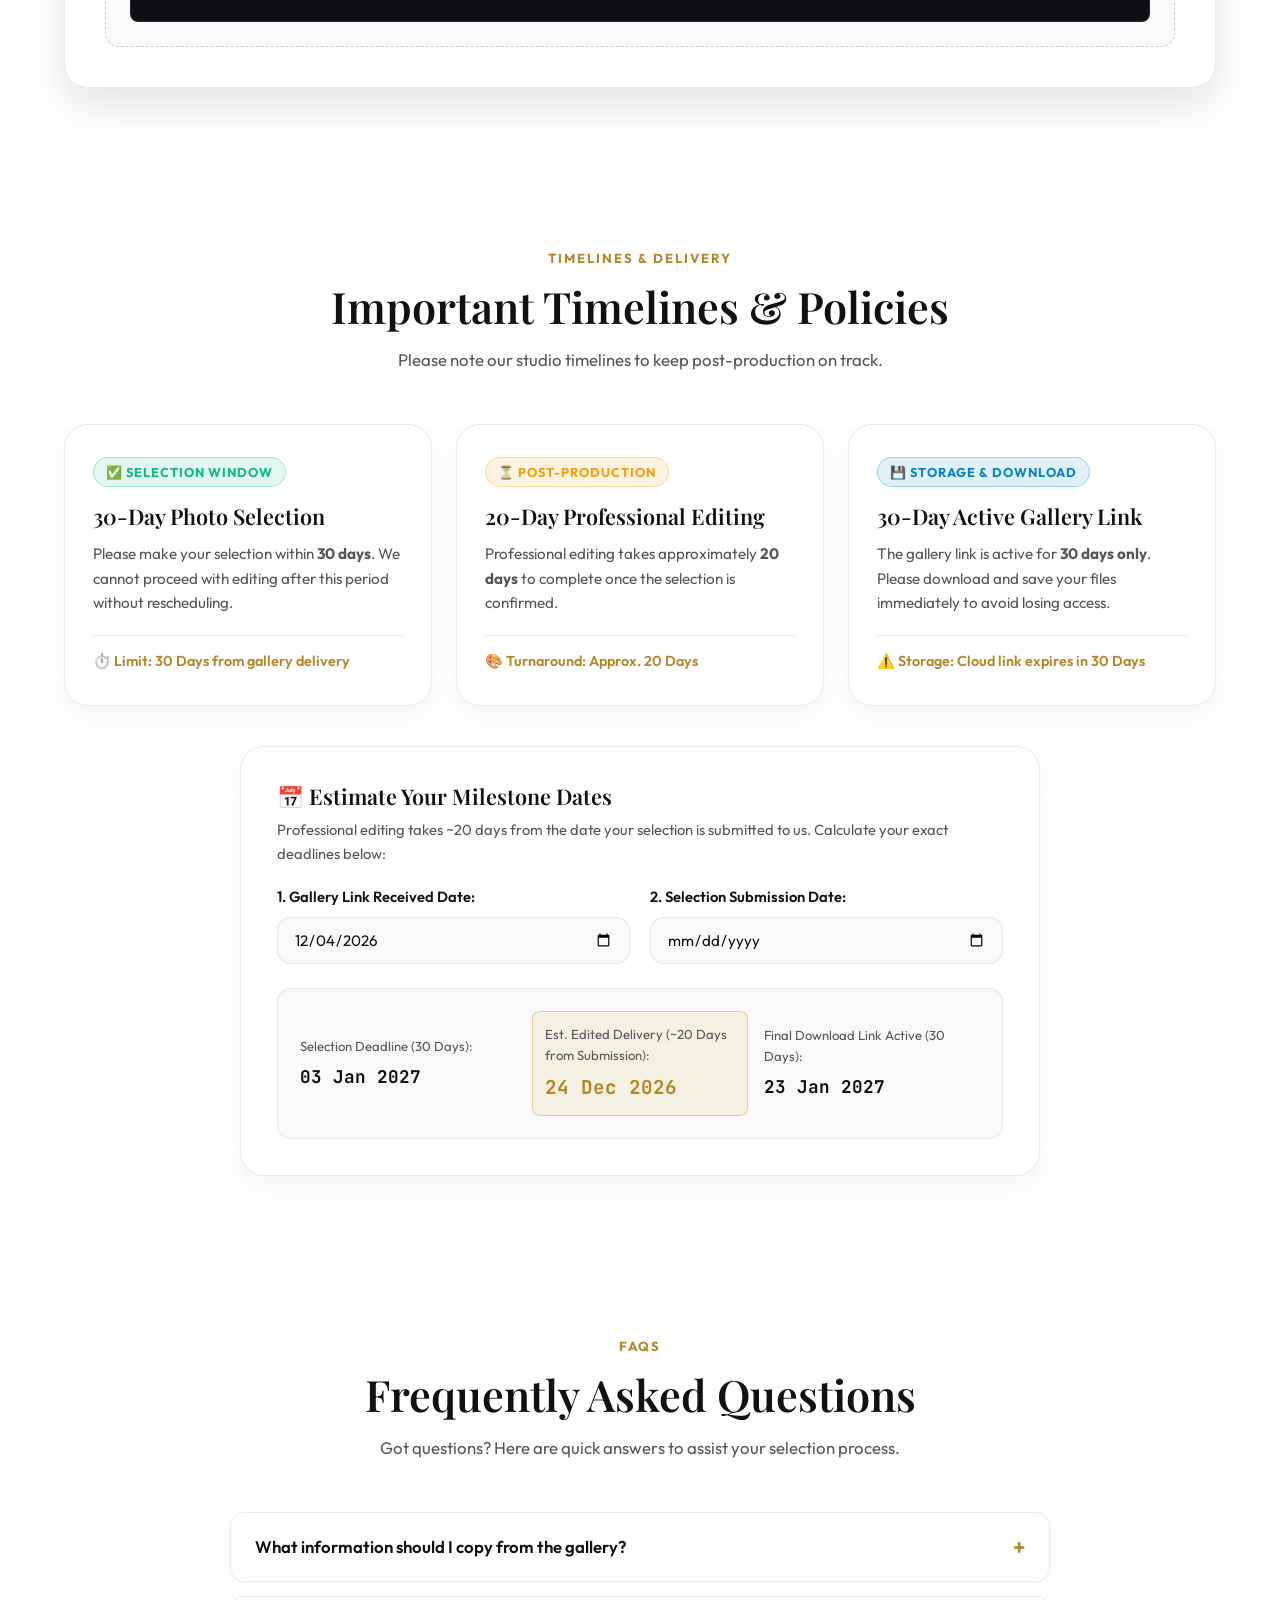
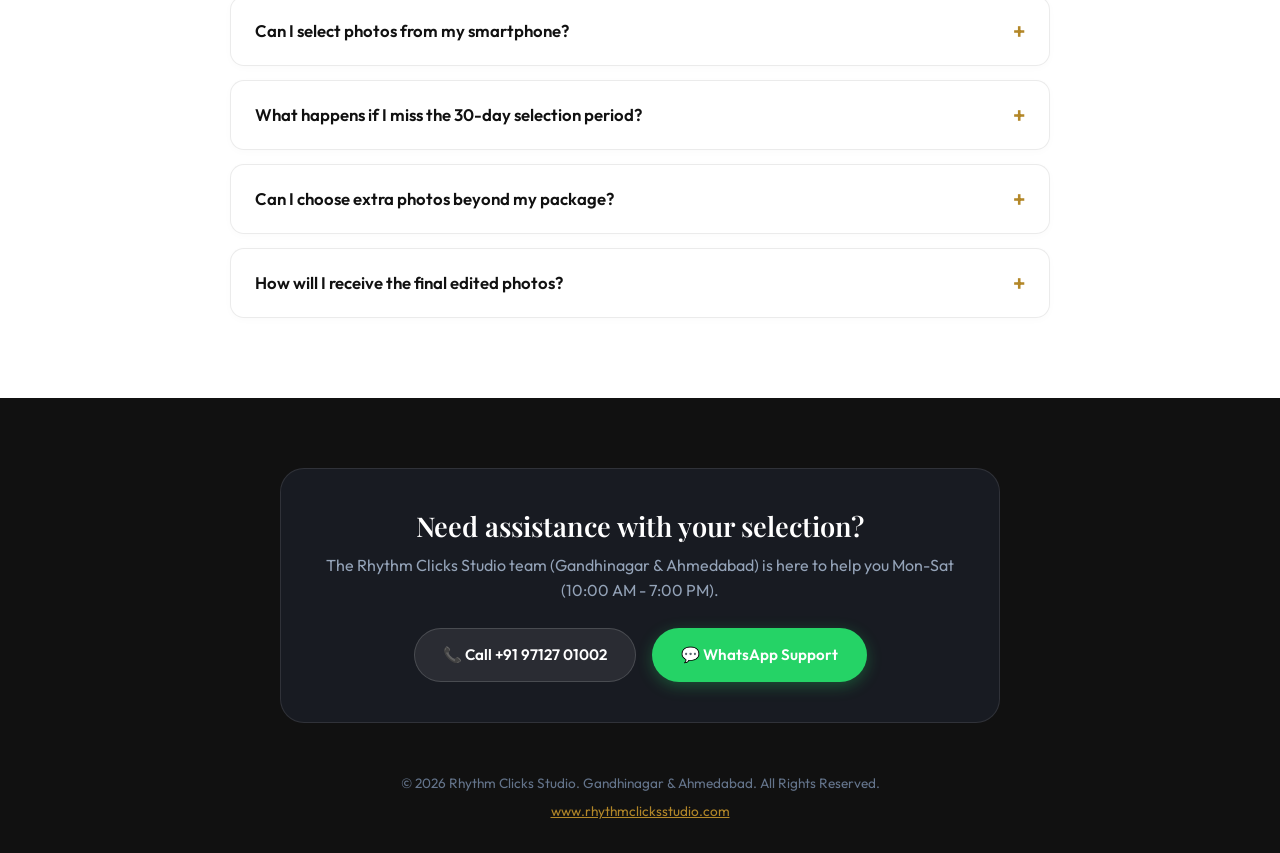
<file: selection.html>
<!DOCTYPE html>
<html lang="en">
<head>
  <meta charset="UTF-8">
  <meta name="viewport" content="width=device-width, initial-scale=1.0">
  <title>Photo Selection & Delivery Guide | Rhythm Clicks Studio</title>
  <meta name="description" content="Official client photo selection portal for Rhythm Clicks Studio in Gandhinagar & Ahmedabad. Easily find your photo filenames and submit in sequence.">
  <meta name="robots" content="noindex, nofollow">
  <link rel="canonical" href="https://rhythmclicksstudio.com/selection.html">

  <!-- Favicons matching rhythmclicksstudio.com -->
  <link rel="shortcut icon" href="favicon.ico" type="image/x-icon">
  <link rel="icon" type="image/png" sizes="32x32" href="assets/favicon-32x32.png">
  <link rel="icon" type="image/png" sizes="192x192" href="assets/favicon-192x192.png">

  <!-- Google Fonts -->
  <link rel="preconnect" href="https://fonts.googleapis.com">
  <link rel="preconnect" href="https://fonts.gstatic.com" crossorigin>
  <link href="https://fonts.googleapis.com/css2?family=Outfit:wght@300;400;500;600;700&family=Playfair+Display:ital,wght@0,400;0,500;0,600;0,700;1,400&family=Noto+Sans+Devanagari:wght@400;500;600;700&family=Noto+Sans+Gujarati:wght@400;500;600;700&family=JetBrains+Mono:wght@400;500;600;700&display=swap" rel="stylesheet">

  <link rel="stylesheet" href="selection.css">
</head>
<body>

  <!-- Ambient Liquid Glass Blobs matching rhythmclicksstudio.com -->
  <div class="glass-blob glass-blob-1"></div>
  <div class="glass-blob glass-blob-2"></div>
  <div class="glass-blob glass-blob-3"></div>

  <!-- ========================================================================
       Header / Navigation
       ======================================================================== -->
  <header class="header">
    <div class="container nav-content">
      <a href="index.html" class="brand" title="Rhythm Clicks Studio Homepage">
        <img 
          src="assets/logo.webp" 
          alt="Rhythm Clicks Studio Logo" 
          class="brand-logo-img"
          onerror="this.style.display='none'; document.getElementById('brandFallback').style.display='block';"
        >
        <div class="brand-text-fallback" id="brandFallback" style="display: none;">
          <h1 data-i18n="nav_studio">Rhythm Clicks Studio</h1>
          <span data-i18n="nav_tagline">Photo Selection Portal</span>
        </div>
      </a>

      <ul class="nav-links">
        <li><a href="#workflow" class="nav-link" data-i18n="nav_how_it_works">Step-by-Step Guide</a></li>
        <li><a href="#visual-details" class="nav-link">Finding Filename</a></li>
        <li><a href="#video-guide" class="nav-link" data-i18n="nav_video_guide">Video Tutorial</a></li>
        <li><a href="#builder" class="nav-link" data-i18n="nav_builder">Selection Tool</a></li>
        <li><a href="#timelines" class="nav-link" data-i18n="nav_timelines">Timelines</a></li>
        <li><a href="#faq" class="nav-link" data-i18n="nav_faq">FAQs</a></li>
      </ul>

      <div class="nav-actions">
        <!-- Trilingual Switcher -->
        <div class="lang-switcher" id="langSwitcher" role="group" aria-label="Language Selector">
          <button class="lang-btn active" data-lang="en" id="btnLangEn">EN</button>
          <button class="lang-btn" data-lang="hi" id="btnLangHi">हिन्दी</button>
          <button class="lang-btn" data-lang="gu" id="btnLangGu">ગુજરાતી</button>
        </div>
      </div>
    </div>
  </header>

  <!-- ========================================================================
       Hero Section
       ======================================================================== -->
  <section class="hero-section">
    <div class="container">
      <div class="hero-badge" data-i18n="hero_badge">✨ Official Client Selection Guide</div>
      <h1 class="hero-title" data-i18n="hero_title">How to Select Your Photos for Editing</h1>
      <p class="hero-subtitle" data-i18n="hero_subtitle">
        Welcome to <strong>Rhythm Clicks Studio</strong>. Follow our simple step-by-step workflow to open your gallery, tap the Info (ⓘ) icon to find only the <strong>Filename</strong> (e.g. <code>_CS_0548.jpg</code>), and submit your final list in sequence in 1-click via WhatsApp.
      </p>

      <div class="hero-cta-group">
        <a href="#builder" class="btn-primary" data-i18n="hero_btn_builder">Open Selection Tool</a>
        <a href="#video-guide" class="btn-secondary" data-i18n="hero_btn_video">Watch Video Walkthrough</a>
      </div>

      <!-- Quick Stats Banner -->
      <div class="stats-banner">
        <div class="stat-item">
          <div class="stat-value" data-i18n="stat_selection_time">30 Days</div>
          <div class="stat-label" data-i18n="stat_selection_label">Selection Window</div>
        </div>
        <div class="stat-item">
          <div class="stat-value" data-i18n="stat_editing_time">Approx. 20 Days</div>
          <div class="stat-label" data-i18n="stat_editing_label">Professional Editing</div>
        </div>
        <div class="stat-item">
          <div class="stat-value" data-i18n="stat_format">30 Days</div>
          <div class="stat-label" data-i18n="stat_format_label">Download Link Validity</div>
        </div>
      </div>
    </div>
  </section>

  <!-- ========================================================================
       Step by Step Workflow Section
       ======================================================================== -->
  <section class="section" id="workflow">
    <div class="container">
      <div class="section-header">
        <span class="section-tag" data-i18n="nav_how_it_works">Step-by-Step Guide</span>
        <h2 class="section-title" data-i18n="steps_section_title">Simple 4-Step Selection Process</h2>
        <p class="section-subtitle" data-i18n="steps_section_subtitle">
          Follow these visual steps to submit your final selection in clean sequence.
        </p>
      </div>

      <div class="steps-grid">
        <!-- Step 1 -->
        <div class="step-card">
          <div class="step-number-badge" data-i18n="step_1_num">01</div>
          <h3 data-i18n="step_1_title">Open Your Gallery Link</h3>
          <p data-i18n="step_1_desc">
            Click the private gallery link sent by Rhythm Clicks Studio on your WhatsApp or Email. You can open it on your phone or computer.
          </p>
          <ul class="step-bullets">
            <li data-i18n="step_1_bullet_1">Browse albums (e.g. Newborn, Maternity, Family, Milestones).</li>
            <li data-i18n="step_1_bullet_2">Click on any photo you like to view it.</li>
          </ul>
        </div>

        <!-- Step 2 -->
        <div class="step-card highlight-step">
          <div class="step-number-badge" data-i18n="step_2_num">02</div>
          <h3 data-i18n="step_2_title">Tap Info (ⓘ) & Note the 'Filename'</h3>
          <p data-i18n="step_2_desc">
            Tap the <strong>'ⓘ Info'</strong> icon to open the Details panel. Look strictly at the <strong>Filename</strong> line (e.g. <code>_CS_0548.jpg</code>).
          </p>
          <ul class="step-bullets">
            <li data-i18n="step_2_bullet_1">⚠️ We ONLY need the Filename (e.g. _CS_0548.jpg).</li>
            <li data-i18n="step_2_bullet_2">You do not need dimensions, camera, or file size.</li>
          </ul>
        </div>

        <!-- Step 3 -->
        <div class="step-card">
          <div class="step-number-badge" data-i18n="step_3_num">03</div>
          <h3 data-i18n="step_3_title">Add Numbers to Our Tool</h3>
          <p data-i18n="step_3_desc">
            Type or paste the filenames into our online tool below. It automatically numbers them in sequence (1, 2, 3...) and prevents duplicate entries.
          </p>
          <ul class="step-bullets">
            <li data-i18n="step_3_bullet_1">Enter single numbers or paste comma-separated lists.</li>
            <li data-i18n="step_3_bullet_2">Auto-arranges in clean sequence for the editing team.</li>
          </ul>
        </div>

        <!-- Step 4 -->
        <div class="step-card">
          <div class="step-number-badge" data-i18n="step_4_num">04</div>
          <h3 data-i18n="step_4_title">Send via WhatsApp or Copy</h3>
          <p data-i18n="step_4_desc">
            Click <strong>'Share with WhatsApp'</strong> or <strong>'Copy Formatted List'</strong>. Rhythm Clicks Studio will confirm receipt and begin editing!
          </p>
          <ul class="step-bullets">
            <li data-i18n="step_4_bullet_1">Instant confirmation message from our studio.</li>
            <li data-i18n="step_4_bullet_2">Professional retouching begins right away.</li>
          </ul>
        </div>
      </div>
    </div>
  </section>

  <!-- ========================================================================
       Visual Gallery Details Simulation (Exact Video Screen Demonstration)
       ======================================================================== -->
  <section class="section" id="visual-details" style="background: var(--bg-secondary); border-top: 1px solid var(--border-subtle); border-bottom: 1px solid var(--border-subtle);">
    <div class="container">
      <div class="section-header">
        <span class="section-tag">Visual Demonstration</span>
        <h2 class="section-title" data-i18n="mockup_title">Where to Find the 'Filename' in Your Gallery</h2>
        <p class="section-subtitle" data-i18n="mockup_subtitle">
          As demonstrated in the video, open the Details (ⓘ) menu and look at the Filename line:
        </p>
      </div>

      <!-- Exact Video Screenshot Card -->
      <div class="video-mockup-card">
        <!-- Top Toolbar -->
        <div class="mockup-top-bar">
          <div class="mockup-brand-tag">
            <span style="font-family: var(--font-serif); font-weight: 700; color: var(--accent-gold-light); font-size: 1.05rem;">Rhythm Clicks Studio</span>
          </div>
          <div class="mockup-icons">
            <span>🔗</span>
            <span class="mockup-info-icon" title="Details Icon">ⓘ</span>
            <span>🔊</span>
            <span>⚙️</span>
          </div>
        </div>

        <!-- Video Title & Studio Header -->
        <div class="mockup-header-content">
          <h3 style="font-size: 1.25rem; font-weight: 600; color: #fff;">Photo Selection Process</h3>
          <span style="color: #94A3B8; font-size: 0.9rem;">Rhythm Clicks Studio • Gandhinagar & Ahmedabad</span>
        </div>

        <!-- Details Panel UI -->
        <div class="mockup-details-panel">
          <div class="details-heading">Details</div>

          <div class="details-table">
            <div class="details-row">
              <span class="d-label">Date</span>
              <span class="d-val">2/7/2022, 7:16:35 PM</span>
            </div>

            <!-- Filename Highlight Row -->
            <div class="details-row highlight-filename-row">
              <div class="d-label-group">
                <span class="d-label" style="color: #fff; font-weight: 600;" data-i18n="mockup_file_label">Filename</span>
                <span class="copy-only-pill">⭐️ ONLY COPY THIS</span>
              </div>
              <strong class="d-val filename-val" data-i18n="mockup_img_name">_CS_0548.jpg</strong>
            </div>

            <div class="details-row">
              <span class="d-label">Dimensions</span>
              <span class="d-val">5760 X 4264</span>
            </div>
            <div class="details-row">
              <span class="d-label">File size</span>
              <span class="d-val">11.97 MB</span>
            </div>
            <div class="details-row">
              <span class="d-label">Creator</span>
              <span class="d-val">PURVA PATEL</span>
            </div>
            <div class="details-row">
              <span class="d-label">Copyright</span>
              <span class="d-val">RHYTHM CLICKS STUDIO</span>
            </div>
          </div>

          <!-- Bottom Visual Callout -->
          <div class="mockup-callout-footer">
            <div class="callout-pointer-badge" data-i18n="mockup_info_badge">
              👉 Copy ONLY this Filename (e.g. _CS_0548.jpg) for your selection
            </div>
          </div>
        </div>
      </div>
    </div>
  </section>

  <!-- ========================================================================
       Video Tutorial Section
       ======================================================================== -->
  <section class="section" id="video-guide">
    <div class="container">
      <div class="section-header">
        <span class="section-tag" data-i18n="nav_video_guide">Video Tutorial</span>
        <h2 class="section-title" data-i18n="video_section_title">Watch the Video Tutorial</h2>
        <p class="section-subtitle" data-i18n="video_section_subtitle">
          See how simple it is to open the photo details and find the exact Filename (_CS_XXXX.jpg).
        </p>
      </div>

      <div class="video-grid">
        <!-- YouTube Short Embed -->
        <div class="video-frame-wrapper">
          <iframe 
            src="https://www.youtube-nocookie.com/embed/LLbcjqwrWls?rel=0&modestbranding=1" 
            title="How to select photos from gallery tutorial" 
            allow="accelerometer; autoplay; clipboard-write; encrypted-media; gyroscope; picture-in-picture" 
            allowfullscreen>
          </iframe>
        </div>

        <!-- Video Tips Side -->
        <div class="video-content-side">
          <div class="video-tip-card">
            <div class="tip-icon">ℹ️</div>
            <div class="tip-text">
              <h4 data-i18n="video_tip_1_title">1. Tap (i) / Details Icon</h4>
              <p data-i18n="video_tip_1_desc">Tap the (i) info icon at the top of the photo to open the Details screen.</p>
            </div>
          </div>

          <div class="video-tip-card highlight-tip">
            <div class="tip-icon" style="background: var(--accent-gold-soft); color: var(--accent-gold);">🎯</div>
            <div class="tip-text">
              <h4 data-i18n="video_tip_2_title">2. Copy ONLY the Filename</h4>
              <p data-i18n="video_tip_2_desc">Under 'Details', look for <strong>'Filename'</strong> (e.g., <code>_CS_0548.jpg</code>). You only need this name—ignore file size, date, or camera settings.</p>
            </div>
          </div>

          <div class="video-tip-card">
            <div class="tip-icon">🔢</div>
            <div class="tip-text">
              <h4 data-i18n="video_tip_3_title">3. Submit Sequentially</h4>
              <p data-i18n="video_tip_3_desc">Add your numbers into our selection builder below to auto-format them in sequential order (1, 2, 3...) for WhatsApp.</p>
            </div>
          </div>
        </div>
      </div>
    </div>
  </section>

  <!-- ========================================================================
       Interactive Photo Selection Builder (Sequential)
       ======================================================================== -->
  <section class="section" id="builder">
    <div class="container">
      <div class="section-header">
        <span class="section-tag" data-i18n="nav_builder">Selection Tool</span>
        <h2 class="section-title" data-i18n="builder_section_title">Interactive Photo Selection Tool</h2>
        <p class="section-subtitle" data-i18n="builder_section_subtitle">
          Type or paste your filenames below. The tool formats them in sequence (1, 2, 3...) ready to send via WhatsApp or copy directly!
        </p>
      </div>

      <div class="builder-box">
        <!-- Client Name Input -->
        <div class="form-row">
          <label class="form-label" for="clientNameInput" data-i18n="builder_client_name_label">Client Name / Session Name:</label>
          <input 
            type="text" 
            id="clientNameInput" 
            class="form-input" 
            placeholder="e.g., Priya - Maternity / Baby Aarav" 
            data-i18n-placeholder="builder_client_name_placeholder"
          >
        </div>

        <!-- Photo Number Input & Add Button -->
        <div class="form-row">
          <label class="form-label" for="photoInput" data-i18n="builder_input_label">Add Filename(s) or Photo Numbers:</label>
          <div class="input-add-group">
            <input 
              type="text" 
              id="photoInput" 
              class="form-input" 
              placeholder="Type filename (e.g. _CS_0548.jpg or 0548) & press Enter" 
              data-i18n-placeholder="builder_input_placeholder"
            >
            <button type="button" class="btn-add" id="btnAddPhoto" data-i18n="builder_btn_add">+ Add Photo</button>
          </div>

          <div class="builder-quick-actions">
            <div style="display: flex; gap: 12px; align-items: center; flex-wrap: wrap;">
              <button type="button" class="btn-link-action" id="btnOpenPasteModal" data-i18n="builder_btn_paste">📋 Paste Multiple Filenames</button>
              <button type="button" class="btn-link-action" id="btnSortPhotos" data-i18n="builder_btn_sort">🔢 Sort in Sequence</button>
            </div>
            <span style="font-size: 0.85rem; color: var(--text-muted);">Separate filenames with comma or space</span>
          </div>
        </div>

        <!-- Selected Tags Container (Sequential List) -->
        <div class="selected-container">
          <div class="selected-header">
            <h4>
              <span data-i18n="builder_selected_heading">Selected Photos in Sequence</span>
              <span class="count-badge" id="photoCountBadge">0 Photos</span>
            </h4>
            <button type="button" class="btn-clear" id="btnClearAll" data-i18n="builder_clear_all">Clear All</button>
          </div>

          <div class="photo-tags-grid" id="photoTagsGrid">
            <div class="empty-state" id="emptyStateMsg" data-i18n="builder_empty_state">
              No filenames added yet. Start typing above to build your sequential list!
            </div>
          </div>
        </div>

        <!-- 2 Primary Action Buttons: WhatsApp & Copy -->
        <div class="export-actions-grid two-btn-grid">
          <button type="button" class="btn-whatsapp action-btn-large" id="btnSendWhatsApp">
            <span style="font-size: 1.3rem;">💬</span>
            <span data-i18n="builder_whatsapp_btn">Share with WhatsApp</span>
          </button>

          <button type="button" class="btn-copy action-btn-large" id="btnCopyTemplate">
            <span style="font-size: 1.2rem;">📋</span>
            <span data-i18n="builder_copy_btn">Copy Formatted List</span>
          </button>
        </div>

        <!-- Standard Reply Template Format Preview Box -->
        <div class="template-preview-box">
          <h5 data-i18n="template_box_title">Official WhatsApp Message Format</h5>
          <p data-i18n="template_box_desc">This is the exact sequence format sent to Rhythm Clicks Studio:</p>
          <pre class="template-code" id="templateCodePreview">📸 Photo Selection & Delivery Details
Studio: Rhythm Clicks Studio
Client Name: [Your Name]
Selected Photo Numbers:
1. _CS_0548.jpg
2. _CS_0550.jpg
3. ...</pre>
        </div>
      </div>
    </div>
  </section>

  <!-- ========================================================================
       Timelines & Milestone Tracker
       ======================================================================== -->
  <section class="section" id="timelines">
    <div class="container">
      <div class="section-header">
        <span class="section-tag" data-i18n="nav_timelines">Timelines & Delivery</span>
        <h2 class="section-title" data-i18n="timeline_section_title">Important Timelines & Policies</h2>
        <p class="section-subtitle" data-i18n="timeline_section_subtitle">
          Please note our studio timelines to keep post-production on track.
        </p>
      </div>

      <div class="timeline-cards-grid">
        <!-- Card 1 -->
        <div class="timeline-card">
          <span class="timeline-badge green" data-i18n="timeline_card_1_badge">✅ Selection Window</span>
          <h3 data-i18n="timeline_card_1_title">30-Day Photo Selection</h3>
          <p data-i18n="timeline_card_1_desc">
            Please make your selection within <strong>30 days</strong>. We cannot proceed with editing after this period without rescheduling.
          </p>
          <div class="timeline-highlight" data-i18n="timeline_card_1_highlight">⏱️ Limit: 30 Days from gallery delivery</div>
        </div>

        <!-- Card 2 -->
        <div class="timeline-card">
          <span class="timeline-badge amber" data-i18n="timeline_card_2_badge">⏳ Post-Production</span>
          <h3 data-i18n="timeline_card_2_title">20-Day Professional Editing</h3>
          <p data-i18n="timeline_card_2_desc">
            Professional editing takes approximately <strong>20 days</strong> to complete once the selection is confirmed.
          </p>
          <div class="timeline-highlight" data-i18n="timeline_card_2_highlight">🎨 Turnaround: Approx. 20 Days</div>
        </div>

        <!-- Card 3 -->
        <div class="timeline-card">
          <span class="timeline-badge blue" data-i18n="timeline_card_3_badge">💾 Storage & Download</span>
          <h3 data-i18n="timeline_card_3_title">30-Day Active Gallery Link</h3>
          <p data-i18n="timeline_card_3_desc">
            The gallery link is active for <strong>30 days only</strong>. Please download and save your files immediately to avoid losing access.
          </p>
          <div class="timeline-highlight" data-i18n="timeline_card_3_highlight">⚠️ Storage: Cloud link expires in 30 Days</div>
        </div>
      </div>

      <!-- Milestone Calculator -->
      <div class="calc-box">
        <h4 data-i18n="calc_title">📅 Estimate Your Milestone Dates</h4>
        <p data-i18n="calc_desc">
          Professional editing takes ~20 days from the date your selection is submitted to us. Calculate your exact deadlines below:
        </p>

        <div class="calc-input-wrapper-grid">
          <div class="calc-input-group">
            <label for="calcGalleryDate" data-i18n="calc_input_gallery_label">1. Gallery Link Received Date:</label>
            <input type="date" id="calcGalleryDate" class="calc-date-input">
          </div>
          <div class="calc-input-group">
            <label for="calcSubmitDate" data-i18n="calc_input_submission_label">2. Selection Submission Date:</label>
            <input type="date" id="calcSubmitDate" class="calc-date-input">
          </div>
        </div>

        <div class="calc-results-grid">
          <div class="calc-res-item">
            <span data-i18n="calc_res_selection">Selection Deadline (30 Days):</span>
            <strong id="resSelectionDate">-- / -- / ----</strong>
          </div>
          <div class="calc-res-item highlight-res-item">
            <span data-i18n="calc_res_editing">Est. Edited Delivery (~20 Days from Submission):</span>
            <strong id="resEditingDate" style="color: var(--accent-gold); font-size: 1.2rem;">-- / -- / ----</strong>
          </div>
          <div class="calc-res-item">
            <span data-i18n="calc_res_expiry">Final Download Link Active (30 Days):</span>
            <strong id="resExpiryDate">-- / -- / ----</strong>
          </div>
        </div>
      </div>
    </div>
  </section>

  <!-- ========================================================================
       FAQ Section
       ======================================================================== -->
  <section class="section" id="faq">
    <div class="container">
      <div class="section-header">
        <span class="section-tag" data-i18n="nav_faq">Frequently Asked Questions</span>
        <h2 class="section-title" data-i18n="faq_section_title">Frequently Asked Questions</h2>
        <p class="section-subtitle" data-i18n="faq_section_subtitle">
          Got questions? Here are quick answers to assist your selection process.
        </p>
      </div>

      <div class="faq-grid">
        <!-- Q1 -->
        <div class="faq-item">
          <button class="faq-question">
            <span data-i18n="faq_q1">What information should I copy from the gallery?</span>
            <span class="faq-icon">+</span>
          </button>
          <div class="faq-answer">
            <p data-i18n="faq_a1">You only need the <strong>Filename</strong> (e.g. <code>_CS_0548.jpg</code>). You do not need the date, dimensions, file size, or camera model.</p>
          </div>
        </div>

        <!-- Q2 -->
        <div class="faq-item">
          <button class="faq-question">
            <span data-i18n="faq_q2">Can I select photos from my smartphone?</span>
            <span class="faq-icon">+</span>
          </button>
          <div class="faq-answer">
            <p data-i18n="faq_a2">Yes! Tap the 'ⓘ Info' button at the top on your phone screen to see the filename. However, viewing on a computer screen gives a bigger view to check expressions.</p>
          </div>
        </div>

        <!-- Q3 -->
        <div class="faq-item">
          <button class="faq-question">
            <span data-i18n="faq_q3">What happens if I miss the 30-day selection period?</span>
            <span class="faq-icon">+</span>
          </button>
          <div class="faq-answer">
            <p data-i18n="faq_a3">As per our studio policy, galleries expire and move to archival storage. We cannot proceed with editing after 30 days without an archive retrieval fee.</p>
          </div>
        </div>

        <!-- Q4 -->
        <div class="faq-item">
          <button class="faq-question">
            <span data-i18n="faq_q4">Can I choose extra photos beyond my package?</span>
            <span class="faq-icon">+</span>
          </button>
          <div class="faq-answer">
            <p data-i18n="faq_a4">Yes! Simply add all desired filenames in sequence. Extra retouched photos are billed at our standard studio rates.</p>
          </div>
        </div>

        <!-- Q5 -->
        <div class="faq-item">
          <button class="faq-question">
            <span data-i18n="faq_q5">How will I receive the final edited photos?</span>
            <span class="faq-icon">+</span>
          </button>
          <div class="faq-answer">
            <p data-i18n="faq_a5">You will receive a high-resolution download link valid for 30 days to download your print and web-ready photos.</p>
          </div>
        </div>
      </div>
    </div>
  </section>

  <!-- ========================================================================
       Footer & Direct Studio Contact
       ======================================================================== -->
  <footer class="footer">
    <div class="container">
      <div class="footer-box">
        <h3 data-i18n="footer_title">Need assistance with your selection?</h3>
        <p data-i18n="footer_desc">The Rhythm Clicks Studio team (Gandhinagar & Ahmedabad) is here to help you Mon-Sat (10:00 AM - 7:00 PM).</p>
        <div class="footer-btns">
          <a href="tel:+919712701002" class="btn-secondary" data-i18n="footer_btn_call">📞 Call +91 97127 01002</a>
          <a href="https://wa.me/919712701002?text=Hello%20Rhythm%20Clicks%20Studio%2C%20I%20need%20assistance%20with%20my%20photo%20selection" target="_blank" class="btn-whatsapp" data-i18n="footer_btn_whatsapp">💬 WhatsApp Support</a>
        </div>
      </div>

      <div class="footer-copy">
        <p data-i18n="footer_copyright">© 2026 Rhythm Clicks Studio. Gandhinagar & Ahmedabad. All Rights Reserved.</p>
        <p style="margin-top: 6px;"><a href="index.html" style="color: var(--accent-gold); text-decoration: underline;">www.rhythmclicksstudio.com</a></p>
      </div>
    </div>
  </footer>

  <!-- ========================================================================
       Paste Modal (Bulk Input)
       ======================================================================== -->
  <div class="modal-overlay" id="pasteModal">
    <div class="modal-card">
      <div class="modal-header">
        <h3 data-i18n="builder_paste_modal_title">Paste Multiple Filenames</h3>
        <p data-i18n="builder_paste_modal_desc">Paste filenames separated by commas, spaces, or lines (e.g. _CS_0548.jpg, _CS_0550.jpg, 0562, 0580):</p>
      </div>

      <textarea 
        class="modal-textarea" 
        id="bulkPasteTextarea" 
        placeholder="_CS_0548.jpg, _CS_0550.jpg&#10;_CS_0592.jpg, _CS_0610.jpg"
      ></textarea>

      <div class="modal-footer">
        <button type="button" class="btn-secondary" id="btnCancelPaste" data-i18n="builder_paste_modal_cancel">Cancel</button>
        <button type="button" class="btn-primary" id="btnConfirmPaste" data-i18n="builder_paste_modal_confirm">Add All in Sequence</button>
      </div>
    </div>
  </div>

  <!-- Toast Notification Container -->
  <div class="toast-container" id="toastContainer"></div>

  <!-- Scripts -->
  <script src="selection-translations.js"></script>
  <script src="selection.js"></script>
</body>
</html>
</file>
<file: style.css>
/* 
   Rhythm Clicks Studio - Premium Design System & Stylesheet
    Ahmedabad, India. Established 2018.
*/

/* --- Google Fonts loaded via index.html --- */

/* --- Design Tokens --- */
:root {
  /* Color Palette */
  --bg-primary: #FFFFFF;      /* Pure white background */
  --bg-secondary: #F5F5F5;    /* Light clean grey */
  --bg-card: #FFFFFF;
  
  --text-primary: #111111;    /* Premium editorial black */
  --text-secondary: #555555;  /* Charcoal */
  --text-light: #888888;      /* Mid-tone grey */
  
  /* Monochromatic Accents */
  --accent-black: #000000;
  --accent-dark: #222222;
  --accent-medium: #666666;
  --accent-light: #E5E5E5;
  --accent-extra-light: #F0F0F0;

  /* Aliasing old names to prevent breaks */
  --accent-gold: var(--accent-black);
  --accent-gold-dark: var(--accent-dark);
  --accent-gold-light: var(--accent-light);
  --accent-peach: var(--accent-medium);
  --accent-peach-light: var(--accent-extra-light);
  
  --overlay-dark: rgba(0, 0, 0, 0.6);
  --glass-bg: rgba(255, 255, 255, 0.9);
  --glass-border: rgba(0, 0, 0, 0.05);
  
  /* Fonts */
  --font-serif: 'Playfair Display', Georgia, serif;
  --font-sans: 'Outfit', -apple-system, BlinkMacSystemFont, "Segoe UI", Roboto, sans-serif;
  
  /* Spacing */
  --spacing-xs: 0.5rem;
  --spacing-sm: 1rem;
  --spacing-md: 2rem;
  --spacing-lg: 4rem;
  --spacing-xl: 8rem;
  
  /* Animation Speeds */
  --transition-fast: 0.2s cubic-bezier(0.25, 0.46, 0.45, 0.94);
  --transition-medium: 0.4s cubic-bezier(0.25, 0.8, 0.25, 1);
  --transition-slow: 0.8s cubic-bezier(0.16, 1, 0.3, 1);
  
  /* Layout */
  --max-width: 1280px;
  --border-radius-sm: 4px;
  --border-radius-md: 12px;
  --border-radius-lg: 24px;
  --box-shadow: 0 10px 30px rgba(0, 0, 0, 0.02);
  --box-shadow-hover: 0 20px 40px rgba(0, 0, 0, 0.08);
}

/* --- Global Resets & Setup --- */
* {
  margin: 0;
  padding: 0;
  box-sizing: border-box;
}

html {
  scroll-behavior: smooth;
  font-size: 16px;
}

@media (max-width: 991px) {
  html {
    font-size: 15px;
  }
}

@media (max-width: 575px) {
  html {
    font-size: 14px;
  }
}

body {
  background-color: var(--bg-primary);
  color: var(--text-primary);
  font-family: var(--font-sans);
  line-height: 1.6;
  overflow-x: hidden;
  -webkit-font-smoothing: antialiased;
  position: relative;
}

/* Floating Glassmorphic Ambient Blobs */
.glass-blob {
  position: absolute;
  width: 45vw;
  height: 45vw;
  max-width: 500px;
  max-height: 500px;
  border-radius: 50%;
  filter: blur(100px);
  opacity: 0.15;
  pointer-events: none;
  z-index: 0;
}

.glass-blob-1 {
  top: 15vh;
  left: -10vw;
  background: radial-gradient(circle, rgba(212, 175, 55, 0.8) 0%, rgba(255, 255, 255, 0) 70%);
  animation: drift 20s infinite alternate ease-in-out;
}

.glass-blob-2 {
  top: 45vh;
  right: -10vw;
  background: radial-gradient(circle, rgba(136, 136, 136, 0.6) 0%, rgba(255, 255, 255, 0) 70%);
  animation: drift-reverse 25s infinite alternate ease-in-out;
}

.glass-blob-3 {
  top: 85vh;
  left: 10vw;
  background: radial-gradient(circle, rgba(212, 175, 55, 0.6) 0%, rgba(255, 255, 255, 0) 70%);
  animation: drift 30s infinite alternate ease-in-out;
}

@keyframes drift {
  0% { transform: translate(0, 0) scale(1); }
  100% { transform: translate(50px, 80px) scale(1.1); }
}

@keyframes drift-reverse {
  0% { transform: translate(0, 0) scale(1); }
  100% { transform: translate(-80px, -50px) scale(1.1); }
}

img {
  max-width: 100%;
  height: auto;
  display: block;
}

a {
  text-decoration: none;
  color: inherit;
  transition: color var(--transition-fast);
}

ul {
  list-style: none;
}

/* --- Common UI Elements & Buttons --- */
.container {
  width: 100%;
  max-width: var(--max-width);
  margin: 0 auto;
  padding: 0 var(--spacing-md);
}

.section-padding {
  padding: var(--spacing-lg) 0;
}

@media (min-width: 768px) {
  .section-padding {
    padding: var(--spacing-xl) 0;
  }
}

/* Typography Utilities */
h1, h2, h3, h4 {
  font-family: var(--font-serif);
  font-weight: 500;
  line-height: 1.25;
}

h2 {
  font-size: 2.2rem;
  margin-bottom: var(--spacing-sm);
  position: relative;
}

@media (min-width: 768px) {
  h2 {
    font-size: 3rem;
  }
}

.subtitle {
  font-family: var(--font-sans);
  color: var(--accent-gold-dark);
  text-transform: uppercase;
  letter-spacing: 0.15em;
  font-size: 0.85rem;
  font-weight: 600;
  margin-bottom: var(--spacing-xs);
  display: block;
}

.lead {
  font-size: 1.15rem;
  color: var(--text-secondary);
  max-width: 600px;
  margin-bottom: var(--spacing-md);
}

/* Section Header */
.section-header {
  text-align: center;
  margin-bottom: var(--spacing-lg);
  display: flex;
  flex-direction: column;
  align-items: center;
}

.section-header h2::after {
  content: '';
  display: block;
  width: 50px;
  height: 2px;
  background-color: var(--accent-gold);
  margin: var(--spacing-sm) auto 0;
}

/* Premium Buttons */
.btn {
  display: inline-flex;
  align-items: center;
  justify-content: center;
  padding: 0.85rem 2rem;
  font-family: var(--font-sans);
  font-size: 0.9rem;
  font-weight: 600;
  letter-spacing: 0.08em;
  text-transform: uppercase;
  border-radius: 30px;
  transition: all var(--transition-medium);
  cursor: pointer;
  border: 1px solid transparent;
}

.btn-primary {
  background-color: rgba(17, 17, 17, 0.85);
  color: #ffffff;
  -webkit-backdrop-filter: blur(8px);
  backdrop-filter: blur(8px);
  border: 1px solid rgba(255, 255, 255, 0.1);
  box-shadow: 
    0 4px 15px rgba(0, 0, 0, 0.05),
    inset 0 1px 0 rgba(255, 255, 255, 0.15);
}

.btn-primary:hover {
  background-color: rgba(17, 17, 17, 0.95);
  transform: translateY(-2px);
  box-shadow: 
    0 10px 25px rgba(0, 0, 0, 0.12),
    inset 0 1px 0 rgba(255, 255, 255, 0.2);
  border-color: rgba(255, 255, 255, 0.15);
}

.btn-secondary {
  background-color: rgba(255, 255, 255, 0.4);
  color: var(--text-primary);
  border-color: rgba(0, 0, 0, 0.08);
  -webkit-backdrop-filter: blur(8px);
  backdrop-filter: blur(8px);
}

.btn-secondary:hover {
  background-color: rgba(0, 0, 0, 0.07);
  border-color: rgba(0, 0, 0, 0.12);
  color: var(--text-primary);
  box-shadow: 
    0 6px 18px rgba(0, 0, 0, 0.03),
    inset 0 1px 0 rgba(255, 255, 255, 0.4);
  transform: translateY(-2px);
}

.btn-gold {
  background-color: var(--accent-gold);
  color: #fff;
}

.btn-gold:hover {
  background-color: var(--accent-gold-dark);
  transform: translateY(-2px);
  box-shadow: 0 10px 20px rgba(0, 0, 0, 0.2);
}

/* --- Scroll Reveal System --- */
.reveal {
  opacity: 0;
  transform: translateY(40px);
  transition: opacity var(--transition-slow), transform var(--transition-slow);
}

.reveal.active {
  opacity: 1;
  transform: translateY(0);
}

.reveal-delay-1 { transition-delay: 0.15s; }
.reveal-delay-2 { transition-delay: 0.3s; }
.reveal-delay-3 { transition-delay: 0.45s; }

/* --- Navigation & Header --- */
/* --- Navigation & Header --- */
header {
  position: fixed;
  top: 0;
  left: 0;
  width: 100%;
  z-index: 1000;
  transition: 
    padding 0.5s cubic-bezier(0.16, 1, 0.3, 1), 
    background-color 0.5s cubic-bezier(0.16, 1, 0.3, 1), 
    backdrop-filter 0.5s cubic-bezier(0.16, 1, 0.3, 1),
    -webkit-backdrop-filter 0.5s cubic-bezier(0.16, 1, 0.3, 1),
    box-shadow 0.5s cubic-bezier(0.16, 1, 0.3, 1), 
    border-color 0.5s cubic-bezier(0.16, 1, 0.3, 1);
  padding: 0.75rem 0;
  background-color: rgba(255, 255, 255, 0);
  -webkit-backdrop-filter: blur(0px);
  backdrop-filter: blur(0px);
  border-bottom: 1px solid transparent;
}

header.scrolled {
  padding: 0.45rem 0;
  -webkit-backdrop-filter: blur(2px);
  backdrop-filter: blur(2px);
  box-shadow: 0 4px 12px rgba(0, 0, 0, 0.03);
}

header.scrolled.theme-light {
  background-color: rgba(255, 255, 255, 0.72);
  border-bottom: 1px solid rgba(0, 0, 0, 0.08);
}

header.scrolled.theme-dark {
  background-color: rgba(17, 17, 17, 0.72);
  border-bottom: 1px solid rgba(255, 255, 255, 0.12);
}

/* Theme Dark (White Text / Inverted Logo) */
header.theme-dark .nav-link {
  color: rgba(255, 255, 255, 0.7);
}
header.theme-dark .nav-link:hover,
header.theme-dark .nav-link.active {
  color: #ffffff;
}
header.theme-dark .logo img {
  filter: invert(1);
}
header.theme-dark .hamburger-line {
  background-color: #ffffff;
}
header.theme-dark .btn-primary {
  background-color: #ffffff;
  color: #111111;
  border-color: #ffffff;
}
header.theme-dark .btn-primary:hover {
  background-color: rgba(255, 255, 255, 0.9);
  color: #111111;
}

/* Theme Light (Dark Text / Normal Logo) */
header.theme-light .nav-link {
  color: var(--text-secondary);
}
header.theme-light .nav-link:hover,
header.theme-light .nav-link.active {
  color: var(--text-primary);
}
header.theme-light .logo img {
  filter: none;
}
header.theme-light .hamburger-line {
  background-color: var(--text-primary);
}
header.theme-light .btn-primary {
  background-color: rgba(17, 17, 17, 0.85);
  color: #ffffff;
  border-color: rgba(255, 255, 255, 0.1);
}
header.theme-light .btn-primary:hover {
  background-color: rgba(17, 17, 17, 0.95);
  color: #ffffff;
}

.nav-container {
  display: flex;
  justify-content: space-between;
  align-items: center;
}

.logo {
  font-family: var(--font-serif);
  font-size: 1.4rem;
  font-weight: 700;
  letter-spacing: 0.05em;
  color: var(--text-primary);
  display: flex;
  align-items: center;
  gap: 0.5rem;
}

.logo img {
  height: 95px;
  width: auto;
  object-fit: contain;
  display: block;
  transition: height var(--transition-medium), filter var(--transition-medium);
}

@media (min-width: 768px) {
  .logo img {
    height: 130px;
  }
}

header.scrolled .logo img {
  height: 65px;
}

@media (min-width: 768px) {
  header.scrolled .logo img {
    height: 85px;
  }
}

.logo span {
  font-weight: 300;
  color: var(--accent-gold-dark);
}

.logo-icon {
  width: 10px;
  height: 10px;
  background-color: var(--accent-gold);
  border-radius: 50%;
  display: inline-block;
  position: relative;
}

.logo-icon::before {
  content: '';
  position: absolute;
  top: -4px;
  left: -4px;
  width: 18px;
  height: 18px;
  border: 1px solid var(--accent-gold);
  border-radius: 50%;
  animation: pulse-ring 3s infinite;
}

@keyframes pulse-ring {
  0% { transform: scale(0.6); opacity: 1; }
  100% { transform: scale(1.4); opacity: 0; }
}

.nav-menu {
  display: none;
}

.nav-menu ul {
  display: flex;
  gap: 0.5rem;
  align-items: center;
  position: relative; /* Key for absolute positioning of the indicator */
}

.nav-link {
  font-size: 0.82rem;
  font-weight: 600;
  text-transform: uppercase;
  letter-spacing: 0.08em;
  color: var(--text-primary);
  padding: 0.5rem 1.1rem;
  border-radius: 20px;
  display: inline-block;
  position: relative;
  z-index: 2; /* Sit above the sliding pill background */
  background: transparent !important;
  border: none !important;
  box-shadow: none !important;
  transition: color var(--transition-medium);
}

/* Sliding Liquid Glass Indicator */
.nav-indicator-pill {
  position: absolute;
  z-index: 1;
  display: block !important;
  list-style: none !important;
  list-style-type: none !important;
  margin: 0 !important;
  padding: 0 !important;
  border-radius: 20px;
  pointer-events: none; /* Ignore mouse interactions */
  transition: 
    left 0.5s cubic-bezier(0.25, 1.25, 0.35, 1), 
    width 0.5s cubic-bezier(0.25, 1.25, 0.35, 1), 
    top 0.5s cubic-bezier(0.25, 1.25, 0.35, 1), 
    height 0.5s cubic-bezier(0.25, 1.25, 0.35, 1), 
    opacity 0.3s ease;
  opacity: 0;
  
  /* GPU acceleration for performance & Safari rendering bugs */
  transform: translate3d(0, 0, 0);
  will-change: left, width, top, height;
  
  /* Glass pill look for unscrolled state */
  background: rgba(255, 255, 255, 0.22);
  border: 1px solid rgba(255, 255, 255, 0.20);
  box-shadow: 
    0 4px 12px rgba(0, 0, 0, 0.15),
    inset 0 1px 0 rgba(255, 255, 255, 0.3);
  -webkit-backdrop-filter: blur(12px);
  backdrop-filter: blur(12px);
}

/* Glass pill look for scrolled state - light theme */
header.scrolled.theme-light .nav-indicator-pill {
  background: rgba(0, 0, 0, 0.09);
  border: 1px solid rgba(0, 0, 0, 0.07);
  box-shadow: 
    0 4px 12px rgba(0, 0, 0, 0.03),
    inset 0 1px 0 rgba(255, 255, 255, 0.5);
}
/* Glass pill look for scrolled state - dark theme */
header.scrolled.theme-dark .nav-indicator-pill {
  background: rgba(255, 255, 255, 0.22);
  border: 1px solid rgba(255, 255, 255, 0.20);
  box-shadow: 
    0 4px 12px rgba(0, 0, 0, 0.15),
    inset 0 1px 0 rgba(255, 255, 255, 0.3);
}

.nav-cta {
  display: none;
}

/* Mobile Toggle Hamburger */
.hamburger {
  display: block;
  cursor: pointer;
  background: transparent;
  border: none;
  z-index: 1001;
  padding: 0.5rem;
}

.hamburger-line {
  display: block;
  width: 25px;
  height: 2px;
  margin: 5px 0;
  background-color: var(--text-primary);
  transition: transform var(--transition-medium), opacity var(--transition-medium);
}

/* Mobile Navigation Drawer */
.mobile-nav {
  position: fixed;
  top: 0;
  right: -100%;
  width: 80%;
  max-width: 400px;
  height: 100vh;
  background-color: var(--bg-primary);
  box-shadow: -10px 0 30px rgba(0, 0, 0, 0.05);
  border-left: 1px solid var(--accent-light);
  z-index: 999;
  display: flex;
  flex-direction: column;
  justify-content: center;
  padding: var(--spacing-lg);
  transition: right var(--transition-medium);
}

.mobile-nav.open {
  right: 0;
}

.mobile-nav ul {
  display: flex;
  flex-direction: column;
  gap: var(--spacing-md);
}

.mobile-nav .nav-link {
  font-size: 1.25rem;
  padding: 0.6rem 1.2rem;
  border-radius: 20px;
  text-align: center;
}

.mobile-nav .nav-link:hover,
.mobile-nav .nav-link.active {
  background: rgba(0, 0, 0, 0.05);
  border-color: rgba(0, 0, 0, 0.04);
  color: var(--text-primary);
}

.mobile-nav .btn {
  margin-top: var(--spacing-md);
  align-self: flex-start;
}

/* Hamburger animation */
.hamburger.active .hamburger-line:nth-child(1) {
  transform: translateY(7px) rotate(45deg);
}

.hamburger.active .hamburger-line:nth-child(2) {
  opacity: 0;
}

.hamburger.active .hamburger-line:nth-child(3) {
  transform: translateY(-7px) rotate(-45deg);
}

@media (min-width: 992px) {
  .nav-menu, .nav-cta {
    display: flex;
  }
  .hamburger, .mobile-nav {
    display: none;
  }

  /* --- Transparent Header for Desktop --- */
  header,
  header.scrolled {
    position: fixed;
    top: 0;
    left: 0;
    width: 100%;
    max-width: none;
    transform: none;
    border-radius: 0;
    background-color: transparent !important;
    border: none !important;
    border-bottom: 1px solid transparent !important;
    box-shadow: none !important;
    backdrop-filter: none !important;
    -webkit-backdrop-filter: none !important;
    padding: 1.5rem 0;
    transition: padding 0.5s cubic-bezier(0.16, 1, 0.3, 1);
    z-index: 1000;
  }

  header.scrolled {
    padding: 0.8rem 0;
  }

  /* Three-Column Center-Aligned Layout for perfect menu centering */
  header .nav-container {
    display: flex;
    justify-content: space-between;
    align-items: center;
    width: 100%;
    max-width: var(--max-width);
    margin: 0 auto;
    padding: 0 var(--spacing-md);
  }

  .logo {
    flex: 1;
    display: flex;
    justify-content: flex-start;
    align-items: center;
    position: relative;
    width: auto;
    height: auto;
  }

  .nav-cta {
    flex: 1;
    display: flex;
    justify-content: flex-end;
    align-items: center;
  }

  /* --- Floating Glass Capsule for the Menu only --- */
  .nav-menu {
    flex: 0 0 auto;
    height: 52px;
    border-radius: 26px;
    display: flex;
    align-items: center;
    padding: 0 8px;
    -webkit-backdrop-filter: blur(2px) saturate(180%);
    backdrop-filter: blur(2px) saturate(180%);
    transition: 
      background-color var(--transition-medium), 
      border-color var(--transition-medium), 
      box-shadow var(--transition-medium);
  }

  /* Light Theme Menu Capsule */
  header.theme-light .nav-menu {
    background-color: rgba(255, 255, 255, 0.92);
    border: 1px solid rgba(0, 0, 0, 0.06);
    box-shadow: 0 8px 30px rgba(0, 0, 0, 0.06);
  }

  /* Dark Theme Menu Capsule */
  header.theme-dark .nav-menu {
    background-color: rgba(17, 17, 17, 0.92);
    border: 1px solid rgba(255, 255, 255, 0.12);
    box-shadow: 0 8px 30px rgba(0, 0, 0, 0.25);
  }

  .nav-menu ul {
    height: 100%;
    margin: 0;
    padding: 0;
    display: flex;
    align-items: center;
  }

  .nav-link {
    padding: 0.5rem 1.2rem;
    font-size: 0.8rem;
  }

  /* Large Logo Outside the Capsule */
  .logo img,
  header.scrolled .logo img {
    height: 150px;
    width: auto;
    position: static;
    transform: none;
    transition: height 0.5s cubic-bezier(0.16, 1, 0.3, 1), filter var(--transition-medium);
  }
  
  header.scrolled .logo img {
    height: 120px;
  }

  /* CTA Button styling */
  .nav-cta .btn {
    padding: 0.7rem 1.6rem;
    font-size: 0.82rem;
  }

  /* Desktop spring-like transition override for indicator */
  .nav-indicator-pill {
    transition: 
      left 0.45s cubic-bezier(0.25, 1.25, 0.35, 1), 
      width 0.45s cubic-bezier(0.25, 1.25, 0.35, 1), 
      top 0.45s cubic-bezier(0.25, 1.25, 0.35, 1), 
      height 0.45s cubic-bezier(0.25, 1.25, 0.35, 1), 
      opacity 0.3s ease;
  }

  /* Desktop Indicator pill theme overrides inside capsule */
  header.theme-light .nav-indicator-pill,
  header.scrolled.theme-light .nav-indicator-pill {
    background: rgba(0, 0, 0, 0.05);
    border: 1px solid rgba(0, 0, 0, 0.04);
    box-shadow: 
      0 2px 6px rgba(0, 0, 0, 0.02),
      inset 0 1px 0 rgba(255, 255, 255, 0.5);
    -webkit-backdrop-filter: blur(2px);
    backdrop-filter: blur(2px);
  }

  header.theme-dark .nav-indicator-pill,
  header.scrolled.theme-dark .nav-indicator-pill {
    background: rgba(255, 255, 255, 0.15);
    border: 1px solid rgba(255, 255, 255, 0.22);
    box-shadow: 
      0 4px 12px rgba(0, 0, 0, 0.15),
      inset 0 1px 0 rgba(255, 255, 255, 0.15);
    -webkit-backdrop-filter: blur(2px);
    backdrop-filter: blur(2px);
  }
}

/* --- Hero Section --- */
.hero {
  position: relative;
  height: 100vh;
  min-height: 600px;
  width: 100%;
  overflow: hidden;
  display: flex;
  align-items: center;
  background-color: var(--text-primary);
}

.hero-bg-slider {
  position: absolute;
  top: 0;
  left: 0;
  width: 100%;
  height: 100%;
  z-index: 1;
}

.hero-slide {
  position: absolute;
  top: 0;
  left: 0;
  width: 100%;
  height: 100%;
  object-fit: cover;
  object-position: center 25%;
  opacity: 0;
  transition: opacity 1.5s ease-in-out;
}

.hero-slide.active {
  opacity: 0.6;
  animation: ken-burns 15s forwards;
}

@keyframes ken-burns {
  0% { transform: scale(1.0); }
  100% { transform: scale(1.08); }
}

.hero-overlay {
  position: absolute;
  top: 0;
  left: 0;
  width: 100%;
  height: 100%;
  background: linear-gradient(180deg, rgba(28, 30, 33, 0.4) 0%, rgba(28, 30, 33, 0.7) 100%);
  z-index: 2;
}

.hero-content {
  position: relative;
  z-index: 3;
  color: #fff;
  max-width: 750px;
  padding: 0 var(--spacing-sm);
}

.hero-content .subtitle {
  color: var(--accent-gold);
  margin-bottom: var(--spacing-sm);
  animation: fade-down 1s var(--transition-medium) forwards;
}

.hero-content h1 {
  font-size: 2.8rem;
  line-height: 1.15;
  margin-bottom: var(--spacing-md);
  opacity: 0;
  transform: translateY(30px);
  animation: fade-up 1s var(--transition-medium) 0.3s forwards;
}

@media (min-width: 768px) {
  .hero-content h1 {
    font-size: 4.5rem;
  }
}

.hero-content p {
  font-size: 1.1rem;
  font-weight: 300;
  margin-bottom: var(--spacing-lg);
  color: rgba(255, 255, 255, 0.85);
  opacity: 0;
  transform: translateY(30px);
  animation: fade-up 1s var(--transition-medium) 0.6s forwards;
}

.hero-actions {
  display: flex;
  gap: var(--spacing-sm);
  flex-wrap: wrap;
  opacity: 0;
  transform: translateY(30px);
  animation: fade-up 1s var(--transition-medium) 0.9s forwards;
}

.hero-actions .btn-primary {
  background-color: var(--accent-gold);
  color: #fff;
  border-color: var(--accent-gold);
}

.hero-actions .btn-primary:hover {
  background-color: var(--accent-gold-dark);
  border-color: var(--accent-gold-dark);
}

.hero-actions .btn-secondary {
  color: #fff;
  border-color: rgba(255, 255, 255, 0.6);
}

.hero-actions .btn-secondary:hover {
  background-color: #fff;
  color: var(--text-primary);
  border-color: #fff;
}

/* Scroll Down Indicator */
.scroll-indicator {
  position: absolute;
  bottom: 40px;
  left: 50%;
  transform: translateX(-50%);
  z-index: 3;
  color: rgba(255, 255, 255, 0.6);
  font-size: 0.75rem;
  letter-spacing: 0.2em;
  text-transform: uppercase;
  display: flex;
  flex-direction: column;
  align-items: center;
  gap: 10px;
  cursor: pointer;
  transition: color var(--transition-fast);
}

.scroll-indicator:hover {
  color: #fff;
}

.scroll-line {
  width: 1px;
  height: 50px;
  background-color: rgba(255, 255, 255, 0.3);
  position: relative;
  overflow: hidden;
}

.scroll-line::after {
  content: '';
  position: absolute;
  top: 0;
  left: 0;
  width: 100%;
  height: 20px;
  background-color: var(--accent-gold);
  animation: scroll-ping 2s infinite ease-in-out;
}

@keyframes scroll-ping {
  0% { transform: translateY(-20px); }
  100% { transform: translateY(50px); }
}

@keyframes fade-up {
  to {
    opacity: 1;
    transform: translateY(0);
  }
}

@keyframes fade-down {
  from {
    opacity: 0;
    transform: translateY(-20px);
  }
  to {
    opacity: 1;
    transform: translateY(0);
  }
}

/* --- About Section --- */
.about-grid {
  display: grid;
  grid-template-columns: 1fr;
  gap: var(--spacing-lg);
  align-items: center;
}

@media (min-width: 992px) {
  .about-grid {
    grid-template-columns: 1fr 1fr;
    gap: var(--spacing-xl);
  }
}

.about-image {
  position: relative;
}

.about-image-wrapper {
  overflow: hidden;
  border-radius: var(--border-radius-md);
  box-shadow: var(--box-shadow);
  border: 1px solid rgba(0, 0, 0, 0.08);
}

.about-image img {
  width: 100%;
  height: 500px;
  object-fit: cover;
  transition: transform var(--transition-slow);
}

.about-image:hover img {
  transform: scale(1.03);
}

.about-badge {
  position: absolute;
  bottom: -20px;
  right: -20px;
  background-color: var(--accent-gold);
  color: #fff;
  padding: 1.8rem;
  border-radius: 50%;
  text-align: center;
  box-shadow: 0 10px 25px rgba(0, 0, 0, 0.15);
  display: flex;
  flex-direction: column;
  justify-content: center;
  width: 110px;
  height: 110px;
  z-index: 10;
}

.about-badge span {
  font-family: var(--font-serif);
  font-size: 1.6rem;
  font-weight: 700;
  line-height: 1;
  display: block;
}

.about-badge small {
  font-size: 0.65rem;
  text-transform: uppercase;
  letter-spacing: 0.1em;
  margin-top: 2px;
}

.about-content h2 {
  margin-bottom: var(--spacing-md);
}

.about-content p {
  color: var(--text-secondary);
  margin-bottom: var(--spacing-sm);
  font-size: 1.05rem;
}

.about-features {
  display: grid;
  grid-template-columns: 1fr;
  gap: var(--spacing-md);
  margin: var(--spacing-md) 0 var(--spacing-lg);
}

@media (min-width: 576px) {
  .about-features {
    grid-template-columns: 1fr 1fr;
  }
}

.feature-item {
  display: flex;
  gap: 15px;
}

.feature-icon {
  color: var(--accent-gold);
  font-size: 1.5rem;
  line-height: 1;
  flex-shrink: 0;
  background: var(--bg-secondary);
  width: 44px;
  height: 44px;
  display: flex;
  align-items: center;
  justify-content: center;
  border-radius: 50%;
  border: 1px solid var(--accent-gold-light);
}

.feature-text .feature-title {
  font-family: var(--font-sans);
  font-size: 1rem;
  font-weight: 600;
  margin-bottom: 3px;
}

.feature-text p {
  font-size: 0.88rem;
  color: var(--text-light);
  margin: 0;
  line-height: 1.4;
}

/* --- Portfolio Gallery --- */
.portfolio-filters {
  display: flex;
  justify-content: center;
  gap: 10px;
  flex-wrap: wrap;
  margin-bottom: var(--spacing-lg);
}

.filter-btn {
  background-color: rgba(255, 255, 255, 0.4);
  border: 1px solid rgba(0, 0, 0, 0.08);
  color: var(--text-primary);
  padding: 0.6rem 1.4rem;
  font-family: var(--font-sans);
  font-size: 0.85rem;
  font-weight: 600;
  text-transform: uppercase;
  letter-spacing: 0.08em;
  border-radius: 30px;
  cursor: pointer;
  -webkit-backdrop-filter: blur(10px);
  backdrop-filter: blur(10px);
  transition: all var(--transition-medium);
}

.filter-btn:hover,
.filter-btn.active {
  background-color: rgba(0, 0, 0, 0.07);
  border-color: rgba(0, 0, 0, 0.12);
  color: var(--text-primary);
  box-shadow: 
    0 4px 15px rgba(0, 0, 0, 0.03),
    inset 0 1px 0 rgba(255, 255, 255, 0.4);
  transform: translateY(-2px);
}

.portfolio-grid {
  display: grid;
  grid-template-columns: 1fr;
  gap: var(--spacing-md);
}

@media (min-width: 576px) {
  .portfolio-grid {
    grid-template-columns: repeat(2, 1fr);
  }
}

@media (min-width: 992px) {
  .portfolio-grid {
    grid-template-columns: repeat(3, 1fr);
  }
}

.portfolio-item {
  position: relative;
  overflow: hidden;
  border-radius: var(--border-radius-md);
  box-shadow: var(--box-shadow);
  aspect-ratio: 4/5;
  cursor: pointer;
  border: 1px solid rgba(0, 0, 0, 0.06);
  transition: all var(--transition-slow);
}

/* Portfolio item filter transition states */
.portfolio-item.hidden {
  display: none;
}

.portfolio-item.fade-in {
  animation: grid-fade-in var(--transition-medium) forwards;
}

@keyframes grid-fade-in {
  from { opacity: 0; transform: scale(0.95) translateY(10px); }
  to { opacity: 1; transform: scale(1) translateY(0); }
}

.portfolio-image {
  width: 100%;
  height: 100%;
  object-fit: cover;
  transition: transform var(--transition-slow);
}

.portfolio-overlay {
  position: absolute;
  top: 0;
  left: 0;
  width: 100%;
  height: 100%;
  background: linear-gradient(180deg, rgba(28, 30, 33, 0) 50%, rgba(28, 30, 33, 0.8) 100%);
  opacity: 0;
  transition: opacity var(--transition-medium);
  display: flex;
  flex-direction: column;
  justify-content: flex-end;
  padding: var(--spacing-md);
  z-index: 2;
}

.portfolio-info {
  transform: translateY(20px);
  transition: transform var(--transition-medium);
}

.portfolio-info span {
  font-size: 0.75rem;
  text-transform: uppercase;
  color: var(--accent-gold);
  letter-spacing: 0.1em;
  font-weight: 600;
  margin-bottom: 2px;
  display: block;
}

.portfolio-info h3 {
  font-size: 1.4rem;
  color: #fff;
  margin-bottom: var(--spacing-xs);
}

.portfolio-view-btn {
  font-size: 0.8rem;
  text-transform: uppercase;
  color: #fff;
  letter-spacing: 0.08em;
  display: inline-flex;
  align-items: center;
  gap: 5px;
  font-weight: 500;
}

.portfolio-view-btn::after {
  content: '→';
  transition: transform var(--transition-fast);
}

/* Hover effects */
.portfolio-item:hover {
  transform: translateY(-5px);
  box-shadow: var(--box-shadow-hover);
}

.portfolio-item:hover .portfolio-image {
  transform: scale(1.05);
}

.portfolio-item:hover .portfolio-overlay {
  opacity: 1;
}

.portfolio-item:hover .portfolio-info {
  transform: translateY(0);
}

.portfolio-item:hover .portfolio-view-btn::after {
  transform: translateX(5px);
}

/* --- Services & Packages --- */
.packages-grid {
  display: grid;
  grid-template-columns: 1fr;
  gap: var(--spacing-md);
  align-items: stretch;
}

@media (min-width: 768px) {
  .packages-grid {
    grid-template-columns: repeat(2, 1fr);
  }
}

@media (min-width: 1200px) {
  .packages-grid {
    grid-template-columns: repeat(3, 1fr);
  }
}

.package-card {
  background-color: var(--bg-card);
  border-radius: var(--border-radius-md);
  border: 1px solid var(--bg-secondary);
  padding: 3rem var(--spacing-md);
  display: flex;
  flex-direction: column;
  position: relative;
  box-shadow: var(--box-shadow);
  transition: all var(--transition-medium);
}

.package-card:hover {
  transform: translateY(-8px);
  box-shadow: var(--box-shadow-hover);
  border-color: var(--accent-gold-light);
}

.package-card.popular {
  border-color: var(--accent-gold);
  background-color: var(--bg-card);
}

.package-card.popular::before {
  content: 'Most Popular';
  position: absolute;
  top: 0;
  left: 50%;
  transform: translate(-50%, -50%);
  background-color: var(--accent-gold);
  color: #fff;
  font-size: 0.75rem;
  font-weight: 700;
  text-transform: uppercase;
  letter-spacing: 0.1em;
  padding: 0.4rem 1.2rem;
  border-radius: 20px;
}

.package-header {
  text-align: center;
  margin-bottom: var(--spacing-md);
  border-bottom: 1px solid var(--bg-secondary);
  padding-bottom: var(--spacing-md);
}

.package-icon {
  font-size: 2.2rem;
  color: var(--accent-gold);
  margin-bottom: var(--spacing-xs);
  line-height: 1;
}

.package-header h3 {
  font-size: 1.6rem;
  margin-bottom: var(--spacing-xs);
}

.package-price {
  font-size: 2rem;
  font-weight: 600;
  color: var(--text-primary);
  font-family: var(--font-serif);
  margin-top: 5px;
}

.package-price span {
  font-size: 0.9rem;
  font-family: var(--font-sans);
  color: var(--text-light);
  font-weight: 400;
}

.package-features {
  margin-bottom: 2.5rem;
  flex-grow: 1;
}

.package-features li {
  font-size: 0.95rem;
  color: var(--text-secondary);
  margin-bottom: 0.8rem;
  display: flex;
  align-items: flex-start;
  gap: 10px;
}

.package-features li::before {
  content: '✓';
  color: var(--accent-gold-dark);
  font-weight: bold;
}

.package-card .btn {
  width: 100%;
}

/* --- Testimonials Slider --- */
.testimonials {
  background-color: var(--bg-secondary);
  position: relative;
  overflow: hidden;
}

.testimonial-container {
  max-width: 800px;
  margin: 0 auto;
  position: relative;
  padding: 3rem var(--spacing-md);
  background: rgba(255, 255, 255, 0.45);
  -webkit-backdrop-filter: blur(15px);
  backdrop-filter: blur(15px);
  border: 1px solid rgba(255, 255, 255, 0.55);
  border-radius: var(--border-radius-md);
  box-shadow: 
    0 10px 30px rgba(0, 0, 0, 0.02),
    inset 0 1px 0 rgba(255, 255, 255, 0.6);
}

.testimonial-slider {
  position: relative;
  height: 280px;
}

@media (max-width: 576px) {
  .testimonial-slider {
    height: 380px;
  }
}

.testimonial-slide {
  position: absolute;
  top: 0;
  left: 0;
  width: 100%;
  opacity: 0;
  visibility: hidden;
  transition: opacity 0.8s ease, visibility 0.8s ease;
  display: flex;
  flex-direction: column;
  align-items: center;
  text-align: center;
}

.testimonial-slide.active {
  opacity: 1;
  visibility: visible;
}

.testimonial-quote {
  font-family: var(--font-serif);
  font-size: 1.3rem;
  line-height: 1.6;
  font-style: italic;
  color: var(--text-primary);
  margin-bottom: var(--spacing-md);
}

@media (min-width: 768px) {
  .testimonial-quote {
    font-size: 1.6rem;
  }
}

.testimonial-client {
  display: flex;
  flex-direction: column;
  align-items: center;
}

.client-avatar {
  width: 60px;
  height: 60px;
  background-color: var(--accent-gold-light);
  color: var(--accent-gold-dark);
  font-family: var(--font-serif);
  font-size: 1.25rem;
  font-weight: bold;
  border-radius: 50%;
  display: flex;
  align-items: center;
  justify-content: center;
  margin-bottom: var(--spacing-xs);
  border: 2px solid #fff;
  box-shadow: var(--box-shadow);
}

.client-info .client-name {
  font-family: var(--font-sans);
  font-size: 1rem;
  font-weight: 600;
  margin-bottom: 2px;
}

.client-info span {
  font-size: 0.8rem;
  color: var(--text-light);
  text-transform: uppercase;
  letter-spacing: 0.05em;
}

/* Slider Controls */
.slider-ctrl {
  position: absolute;
  top: 50%;
  transform: translateY(-50%);
  width: 44px;
  height: 44px;
  background-color: rgba(255, 255, 255, 0.45);
  -webkit-backdrop-filter: blur(8px);
  backdrop-filter: blur(8px);
  color: var(--text-primary);
  border-radius: 50%;
  display: flex;
  align-items: center;
  justify-content: center;
  cursor: pointer;
  box-shadow: 
    0 4px 12px rgba(0, 0, 0, 0.03),
    inset 0 1px 0 rgba(255, 255, 255, 0.4);
  border: 1px solid rgba(0, 0, 0, 0.06);
  font-size: 1.1rem;
  z-index: 5;
  transition: all var(--transition-fast);
}

.slider-ctrl:hover {
  background-color: rgba(0, 0, 0, 0.05);
  border-color: rgba(0, 0, 0, 0.1);
  color: var(--text-primary);
  box-shadow: 
    0 6px 15px rgba(0, 0, 0, 0.08),
    inset 0 1px 0 rgba(255, 255, 255, 0.5);
  transform: translateY(-50%) scale(1.05);
}

.slider-ctrl-prev {
  left: -20px;
}

.slider-ctrl-next {
  right: -20px;
}

@media (min-width: 992px) {
  .slider-ctrl-prev {
    left: -60px;
  }
  .slider-ctrl-next {
    right: -60px;
  }
}

.slider-dots {
  display: flex;
  justify-content: center;
  gap: 8px;
  margin-top: var(--spacing-md);
}

.dot {
  width: 8px;
  height: 8px;
  border-radius: 50%;
  background-color: var(--text-light);
  opacity: 0.3;
  cursor: pointer;
  transition: all var(--transition-fast);
}

.dot.active {
  opacity: 1;
  background-color: var(--accent-gold);
  transform: scale(1.2);
}

/* --- Contact & Booking --- */
.contact-grid {
  display: grid;
  grid-template-columns: 1fr;
  gap: var(--spacing-lg);
}

@media (min-width: 992px) {
  .contact-grid {
    grid-template-columns: 4fr 5fr;
    gap: var(--spacing-xl);
  }
}

/* Form Styling */
.booking-form-wrapper {
  background-color: rgba(255, 255, 255, 0.45);
  -webkit-backdrop-filter: blur(15px);
  backdrop-filter: blur(15px);
  padding: var(--spacing-md);
  border-radius: var(--border-radius-md);
  box-shadow: 
    0 10px 30px rgba(0, 0, 0, 0.02),
    inset 0 1px 0 rgba(255, 255, 255, 0.55);
  border: 1px solid rgba(255, 255, 255, 0.45);
}

@media (min-width: 576px) {
  .booking-form-wrapper {
    padding: 3rem;
  }
}

.form-group {
  margin-bottom: var(--spacing-md);
  position: relative;
}

.form-row {
  display: grid;
  grid-template-columns: 1fr;
  gap: var(--spacing-md);
}

@media (min-width: 576px) {
  .form-row {
    grid-template-columns: 1fr 1fr;
  }
}

label {
  display: block;
  font-size: 0.85rem;
  font-weight: 600;
  text-transform: uppercase;
  letter-spacing: 0.05em;
  margin-bottom: var(--spacing-xs);
  color: var(--text-primary);
}

input[type="text"],
input[type="email"],
input[type="tel"],
input[type="date"],
select,
textarea {
  width: 100%;
  padding: 0.9rem 1rem;
  background-color: rgba(255, 255, 255, 0.35);
  border: 1px solid rgba(0, 0, 0, 0.05);
  border-radius: var(--border-radius-sm);
  color: var(--text-primary);
  font-family: var(--font-sans);
  font-size: 0.95rem;
  -webkit-backdrop-filter: blur(5px);
  backdrop-filter: blur(5px);
  transition: all var(--transition-medium);
}

input:focus,
select:focus,
textarea:focus {
  outline: none;
  background-color: rgba(255, 255, 255, 0.7);
  border-color: rgba(0, 0, 0, 0.15);
  box-shadow: 
    0 4px 15px rgba(0, 0, 0, 0.02),
    inset 0 1px 0 rgba(255, 255, 255, 0.5);
}

textarea {
  resize: vertical;
  min-height: 120px;
}

/* Contact Info Details */
.contact-info {
  display: flex;
  flex-direction: column;
  justify-content: space-between;
}

.info-lead {
  font-size: 1.2rem;
  color: var(--text-primary);
  font-family: var(--font-serif);
  margin-bottom: var(--spacing-md);
}

.info-list {
  display: flex;
  flex-direction: column;
  gap: var(--spacing-md);
  margin-bottom: var(--spacing-lg);
}

.info-card {
  display: flex;
  gap: 20px;
  align-items: flex-start;
  background-color: rgba(255, 255, 255, 0.45);
  -webkit-backdrop-filter: blur(10px);
  backdrop-filter: blur(10px);
  padding: 1.5rem;
  border-radius: var(--border-radius-md);
  border: 1px solid rgba(255, 255, 255, 0.45);
  box-shadow: 
    0 4px 12px rgba(0, 0, 0, 0.01),
    inset 0 1px 0 rgba(255, 255, 255, 0.5);
  transition: all var(--transition-medium);
}

.info-card:hover {
  transform: translateY(-3px);
  background-color: rgba(255, 255, 255, 0.6);
  border-color: rgba(255, 255, 255, 0.6);
  box-shadow: 
    0 10px 25px rgba(0, 0, 0, 0.04),
    inset 0 1px 0 rgba(255, 255, 255, 0.6);
}

.info-icon {
  font-size: 1.4rem;
  color: var(--text-primary);
  width: 44px;
  height: 44px;
  background-color: rgba(0, 0, 0, 0.04);
  border-radius: 50%;
  display: flex;
  align-items: center;
  justify-content: center;
  flex-shrink: 0;
}

.info-content .info-title {
  font-family: var(--font-sans);
  font-size: 0.95rem;
  text-transform: uppercase;
  font-weight: 700;
  letter-spacing: 0.05em;
  color: var(--text-primary);
  margin-bottom: 5px;
}

.info-content p {
  font-size: 0.95rem;
  color: var(--text-secondary);
  line-height: 1.5;
}

.info-content a {
  color: var(--text-primary);
  text-decoration: none;
  font-weight: 600;
  transition: color var(--transition-fast);
}

.info-content a:hover {
  color: var(--text-secondary);
  text-decoration: underline;
}

/* Social Links */
.social-links {
  display: flex;
  gap: 15px;
  margin-top: 10px;
}

.social-btn {
  width: 44px;
  height: 44px;
  border: 1px solid var(--bg-secondary);
  border-radius: 50%;
  display: flex;
  align-items: center;
  justify-content: center;
  font-size: 1.1rem;
  color: var(--text-secondary);
  transition: all var(--transition-medium);
}

.social-btn:hover {
  background-color: var(--accent-gold);
  color: #fff;
  border-color: var(--accent-gold);
  transform: translateY(-2px);
}

/* Map Mock Container */
.map-mock {
  border-radius: var(--border-radius-md);
  overflow: hidden;
  height: 350px;
  border: 1px solid rgba(0, 0, 0, 0.06);
  position: relative;
  background-color: var(--bg-secondary);
  display: flex;
  align-items: center;
  justify-content: center;
  text-align: center;
  padding: var(--spacing-md);
}

.map-mock-bg {
  position: absolute;
  top: 0;
  left: 0;
  width: 100%;
  height: 100%;
  opacity: 0.25;
  background-image: radial-gradient(var(--text-light) 1px, transparent 1px),
                    radial-gradient(var(--text-light) 1px, transparent 1px);
  background-size: 20px 20px;
  background-position: 0 0, 10px 10px;
}

.map-card {
  background-color: var(--bg-card);
  padding: 2rem;
  border-radius: var(--border-radius-md);
  box-shadow: 0 10px 30px rgba(0, 0, 0, 0.08);
  z-index: 2;
  max-width: 360px;
  border-top: 4px solid var(--text-primary);
}

.map-card .map-title {
  font-family: var(--font-sans);
  font-weight: 700;
  font-size: 1.15rem;
  margin-bottom: var(--spacing-xs);
  color: var(--text-primary);
}

.map-card p {
  font-size: 0.9rem;
  color: var(--text-secondary);
  margin-bottom: var(--spacing-md);
  line-height: 1.4;
}

.map-card a {
  font-size: 0.85rem;
  font-weight: 600;
  text-transform: uppercase;
  color: #fff;
  background-color: var(--text-primary);
  padding: 0.75rem 1.5rem;
  border-radius: 30px;
  letter-spacing: 0.05em;
  display: inline-flex;
  align-items: center;
  justify-content: center;
  gap: 8px;
  text-decoration: none;
  box-shadow: 0 4px 10px rgba(0, 0, 0, 0.1);
  transition: all var(--transition-medium);
}

.map-card a:hover {
  background-color: var(--text-secondary);
  color: #fff;
  transform: translateY(-2px);
  box-shadow: 0 6px 15px rgba(0, 0, 0, 0.15);
}

/* Form Success Modal */
.success-modal {
  position: fixed;
  top: 0;
  left: 0;
  width: 100%;
  height: 100%;
  z-index: 1200;
  background-color: rgba(0, 0, 0, 0.6);
  display: flex;
  align-items: center;
  justify-content: center;
  opacity: 0;
  pointer-events: none;
  transition: opacity var(--transition-medium);
}

.success-modal.active {
  opacity: 1;
  pointer-events: auto;
}

.success-content {
  background-color: var(--bg-card);
  border: 1px solid var(--accent-light);
  padding: var(--spacing-lg) var(--spacing-md);
  border-radius: var(--border-radius-md);
  max-width: 480px;
  width: 90%;
  text-align: center;
  box-shadow: 0 20px 50px rgba(0, 0, 0, 0.15);
  transform: translateY(30px);
  transition: transform var(--transition-medium);
}

.success-modal.active .success-content {
  transform: translateY(0);
}

.success-icon {
  width: 70px;
  height: 70px;
  background-color: var(--accent-peach-light);
  color: var(--accent-peach);
  border-radius: 50%;
  font-size: 2.2rem;
  display: flex;
  align-items: center;
  justify-content: center;
  margin: 0 auto var(--spacing-md);
}

.success-content h3 {
  font-size: 1.8rem;
  margin-bottom: var(--spacing-xs);
}

.success-content p {
  color: var(--text-secondary);
  margin-bottom: var(--spacing-md);
}

/* --- Custom Lightbox --- */
.lightbox {
  position: fixed;
  top: 0;
  left: 0;
  width: 100%;
  height: 100%;
  z-index: 1100;
  background-color: rgba(28, 30, 33, 0.95);
  backdrop-filter: blur(12px);
  -webkit-backdrop-filter: blur(12px);
  display: flex;
  align-items: center;
  justify-content: center;
  opacity: 0;
  pointer-events: none;
  transition: opacity var(--transition-medium);
}

.lightbox.active {
  opacity: 1;
  pointer-events: auto;
}

.lightbox-close {
  position: absolute;
  top: 25px;
  right: 25px;
  color: rgba(255, 255, 255, 0.6);
  font-size: 2rem;
  background: transparent;
  border: none;
  cursor: pointer;
  width: 44px;
  height: 44px;
  display: flex;
  align-items: center;
  justify-content: center;
  transition: all var(--transition-fast);
}

.lightbox-close:hover {
  color: #fff;
  transform: rotate(90deg);
}

.lightbox-content {
  max-width: 90%;
  max-height: 80%;
  display: flex;
  flex-direction: column;
  align-items: center;
  position: relative;
}

.lightbox-img {
  max-width: 100%;
  max-height: 75vh;
  object-fit: contain;
  border-radius: var(--border-radius-sm);
  box-shadow: 0 20px 40px rgba(0, 0, 0, 0.4);
  border: 1px solid rgba(255, 255, 255, 0.1);
  transform: scale(0.97);
  transition: transform var(--transition-medium);
}

.lightbox.active .lightbox-img {
  transform: scale(1);
}

.lightbox-caption {
  color: rgba(255, 255, 255, 0.9);
  margin-top: 15px;
  font-size: 1.1rem;
  font-family: var(--font-serif);
  text-align: center;
}

.lightbox-category {
  color: var(--accent-gold);
  font-size: 0.75rem;
  text-transform: uppercase;
  letter-spacing: 0.1em;
  margin-top: 3px;
}

.lightbox-btn {
  position: absolute;
  top: 50%;
  transform: translateY(-50%);
  background: transparent;
  border: none;
  color: rgba(255, 255, 255, 0.5);
  font-size: 2rem;
  cursor: pointer;
  width: 60px;
  height: 60px;
  display: flex;
  align-items: center;
  justify-content: center;
  transition: all var(--transition-fast);
  z-index: 10;
}

.lightbox-btn:hover {
  color: #fff;
}

.lightbox-btn-prev {
  left: 10px;
}

.lightbox-btn-next {
  right: 10px;
}

@media (min-width: 768px) {
  .lightbox-btn-prev {
    left: 40px;
  }
  .lightbox-btn-next {
    right: 40px;
  }
}

/* --- Footer --- */
footer {
  background-color: var(--text-primary);
  color: #fff;
  padding: 5rem 0 2.5rem;
  border-top: 1px solid rgba(255, 255, 255, 0.08);
}

.footer-grid {
  display: grid;
  grid-template-columns: 1fr;
  gap: var(--spacing-lg);
  margin-bottom: var(--spacing-lg);
}

@media (min-width: 576px) {
  .footer-grid {
    grid-template-columns: repeat(2, 1fr);
  }
}

@media (min-width: 992px) {
  .footer-grid {
    grid-template-columns: 4fr 2fr 3fr 3fr;
  }
}

.footer-col h3, 
.footer-col .footer-title {
  color: #fff;
  margin-bottom: var(--spacing-md);
}

.footer-col h3 {
  font-size: 1.6rem;
  letter-spacing: 0.05em;
}

.footer-col .footer-title {
  font-family: var(--font-sans);
  font-size: 0.85rem;
  font-weight: 700;
  text-transform: uppercase;
  letter-spacing: 0.1em;
}

.footer-col p {
  color: rgba(255, 255, 255, 0.7);
  font-size: 0.95rem;
  margin-bottom: var(--spacing-sm);
}

.footer-links li {
  margin-bottom: 0.6rem;
}

.footer-links a {
  color: rgba(255, 255, 255, 0.7);
  font-size: 0.95rem;
  transition: all var(--transition-fast);
}

.footer-links a:hover {
  color: var(--accent-gold);
  padding-left: 3px;
}

.footer-hours li {
  color: rgba(255, 255, 255, 0.7);
  font-size: 0.95rem;
  margin-bottom: 0.6rem;
  display: flex;
  justify-content: space-between;
}

.footer-bottom {
  border-top: 1px solid rgba(255, 255, 255, 0.1);
  padding-top: var(--spacing-md);
  display: flex;
  flex-direction: column;
  align-items: center;
  justify-content: space-between;
  gap: var(--spacing-sm);
}

@media (min-width: 768px) {
  .footer-bottom {
    flex-direction: row;
  }
}

.footer-bottom p {
  color: rgba(255, 255, 255, 0.5);
  font-size: 0.85rem;
}

.footer-meta-links {
  display: flex;
  gap: var(--spacing-md);
}

.footer-meta-links a {
  color: rgba(255, 255, 255, 0.5);
  font-size: 0.85rem;
}

.footer-meta-links a:hover {
  color: var(--accent-gold);
}

/* --- Floating WhatsApp Button --- */
.whatsapp-float {
  position: fixed;
  bottom: 30px;
  right: 30px;
  width: 56px;
  height: 56px;
  background-color: #25D366;
  color: #ffffff;
  border-radius: 50%;
  display: flex;
  align-items: center;
  justify-content: center;
  box-shadow: 0 8px 24px rgba(37, 211, 102, 0.25);
  z-index: 999;
  transition: all var(--transition-medium);
  cursor: pointer;
}

.whatsapp-float:hover {
  background-color: #20ba5a;
  color: #ffffff;
  transform: translateY(-5px) scale(1.05);
  box-shadow: 0 12px 30px rgba(37, 211, 102, 0.45);
}

.whatsapp-icon {
  display: inline-block;
  vertical-align: middle;
}

.whatsapp-float .whatsapp-icon {
  width: 32px;
  height: 32px;
}

.whatsapp-float .whatsapp-icon .wa-bg {
  display: none;
}

/* Master Edits Signature Section Styles */
.master-edits-section {
  background-color: var(--bg-primary);
  border-top: 1px solid var(--accent-extra-light);
}

.master-edits-grid {
  display: grid;
  grid-template-columns: 1fr;
  gap: var(--spacing-lg);
  align-items: center;
}

@media (min-width: 992px) {
  .master-edits-grid {
    grid-template-columns: 1fr 1fr;
    gap: var(--spacing-xl);
  }
}

.master-edit-display {
  position: relative;
  border-radius: var(--border-radius-md);
  overflow: hidden;
  box-shadow: var(--box-shadow-hover);
  border: 1px solid rgba(0, 0, 0, 0.05);
}

.master-edit-display img {
  width: 100%;
  height: 550px;
  object-fit: cover;
  transition: transform var(--transition-slow);
}

.master-edit-display:hover img {
  transform: scale(1.02);
}

.master-edit-tag {
  position: absolute;
  top: 20px;
  left: 20px;
  background-color: rgba(255, 255, 255, 0.25);
  color: #fff;
  padding: 0.5rem 1.2rem;
  font-size: 0.75rem;
  font-weight: 600;
  text-transform: uppercase;
  letter-spacing: 0.1em;
  border-radius: 30px;
  border: 1px solid rgba(255, 255, 255, 0.2);
  box-shadow: 
    0 4px 15px rgba(0, 0, 0, 0.1),
    inset 0 1px 0 rgba(255, 255, 255, 0.2);
  -webkit-backdrop-filter: blur(10px);
  backdrop-filter: blur(10px);
  z-index: 10;
}

/* --- Package Tabs & Redesigned Packages --- */
.package-tabs {
  display: flex;
  justify-content: center;
  gap: 12px;
  flex-wrap: wrap;
  margin-bottom: var(--spacing-lg);
}

.tab-btn {
  background-color: rgba(255, 255, 255, 0.4);
  border: 1px solid rgba(0, 0, 0, 0.08);
  color: var(--text-secondary);
  padding: 0.8rem 1.6rem;
  font-family: var(--font-sans);
  font-size: 0.85rem;
  font-weight: 600;
  text-transform: uppercase;
  letter-spacing: 0.05em;
  border-radius: 30px;
  cursor: pointer;
  -webkit-backdrop-filter: blur(10px);
  backdrop-filter: blur(10px);
  transition: all var(--transition-medium);
}

.tab-btn:hover,
.tab-btn.active {
  background-color: rgba(17, 17, 17, 0.85);
  border-color: rgba(17, 17, 17, 0.85);
  color: #ffffff;
  -webkit-backdrop-filter: blur(8px);
  backdrop-filter: blur(8px);
  box-shadow: 
    0 8px 20px rgba(0, 0, 0, 0.06),
    inset 0 1px 0 rgba(255, 255, 255, 0.15);
}

.package-tab-content {
  display: none;
  animation: tab-fade-in var(--transition-medium) forwards;
}

.package-tab-content.active {
  display: grid;
  grid-template-columns: 1fr;
  gap: var(--spacing-md);
  align-items: stretch;
}

@media (min-width: 768px) {
  .package-tab-content.active {
    grid-template-columns: repeat(2, 1fr);
  }
}

@media (min-width: 1200px) {
  .package-tab-content.active {
    grid-template-columns: repeat(3, 1fr);
  }
  /* Center 4 items layout for Newborn */
  .package-tab-content.active.four-cards {
    grid-template-columns: repeat(4, 1fr);
  }
}

@keyframes tab-fade-in {
  from { opacity: 0; transform: translateY(15px); }
  to { opacity: 1; transform: translateY(0); }
}

.package-card .complimentary-badge {
  color: #ff3366;
  font-size: 0.75rem;
  font-weight: 700;
  text-transform: uppercase;
  letter-spacing: 0.05em;
  margin-left: 5px;
}

/* --- Instagram Section --- */
.instagram-section {
  border-top: 1px solid var(--accent-light);
}

.instagram-placeholder-grid {
  display: grid;
  grid-template-columns: repeat(2, 1fr);
  gap: var(--spacing-sm);
}

@media (min-width: 576px) {
  .instagram-placeholder-grid {
    grid-template-columns: repeat(3, 1fr);
  }
}

@media (min-width: 992px) {
  .instagram-placeholder-grid {
    grid-template-columns: repeat(6, 1fr);
  }
}

.insta-post-mock {
  position: relative;
  aspect-ratio: 1/1;
  overflow: hidden;
  border-radius: var(--border-radius-sm);
  border: 1px solid rgba(0, 0, 0, 0.05);
  cursor: pointer;
}

.insta-post-mock img {
  width: 100%;
  height: 100%;
  object-fit: cover;
  transition: transform var(--transition-slow);
}

.insta-overlay {
  position: absolute;
  top: 0;
  left: 0;
  width: 100%;
  height: 100%;
  background-color: rgba(0, 0, 0, 0.4);
  color: #fff;
  opacity: 0;
  display: flex;
  align-items: center;
  justify-content: center;
  transition: opacity var(--transition-medium);
}

.insta-post-mock:hover img {
  transform: scale(1.05);
}

.insta-post-mock:hover .insta-overlay {
  opacity: 1;
}

/* --- Mobile Bottom Navigation Wrapper --- */
.mobile-bottom-wrapper {
  position: fixed;
  bottom: calc(20px + env(safe-area-inset-bottom, 0px));
  left: 50%;
  transform: translateX(-50%);
  width: calc(100% - 24px);
  max-width: 440px;
  display: none; /* hidden on desktop */
  align-items: center;
  gap: 12px;
  z-index: 1002; /* Sit above header (1000) and below lightbox (1100+) */
  pointer-events: none; /* Let clicks pass through empty spaces of wrapper */
}

.mobile-bottom-nav {
  flex: 1;
  height: 60px;
  border-radius: 30px;
  display: flex;
  justify-content: space-around;
  align-items: center;
  padding: 0 10px;
  -webkit-backdrop-filter: blur(2px) saturate(180%);
  backdrop-filter: blur(2px) saturate(180%);
  pointer-events: auto; /* enable interactions */
  transition: background var(--transition-medium), border-color var(--transition-medium), box-shadow var(--transition-medium);
}

/* Light Theme (Frosted White Glass) */
.mobile-bottom-nav.theme-light {
  background: rgba(255, 255, 255, 0.92);
  border: 1px solid rgba(0, 0, 0, 0.06);
  box-shadow: 0 8px 30px rgba(0, 0, 0, 0.06);
}

/* Dark Theme (Frosted Dark Glass) */
.mobile-bottom-nav.theme-dark {
  background: rgba(17, 17, 17, 0.92);
  border: 1px solid rgba(255, 255, 255, 0.12);
  box-shadow: 0 8px 30px rgba(0, 0, 0, 0.25);
}

.mobile-bottom-nav-item {
  display: flex;
  flex-direction: column;
  align-items: center;
  justify-content: center;
  height: 48px;
  width: 70px;
  border-radius: 24px;
  text-decoration: none;
  font-family: var(--font-sans);
  font-size: 0.65rem;
  font-weight: 600;
  text-transform: uppercase;
  letter-spacing: 0.04em;
  gap: 2px;
  border: 1px solid transparent;
  position: relative;
  z-index: 2; /* Sit above the sliding pill */
  transition: color var(--transition-medium), transform var(--transition-fast);
}

/* Light Theme Item colors */
.mobile-bottom-nav.theme-light .mobile-bottom-nav-item {
  color: var(--text-light);
}
.mobile-bottom-nav.theme-light .mobile-bottom-nav-item.active {
  color: var(--text-primary);
}

/* Dark Theme Item colors */
.mobile-bottom-nav.theme-dark .mobile-bottom-nav-item {
  color: rgba(255, 255, 255, 0.45);
}
.mobile-bottom-nav.theme-dark .mobile-bottom-nav-item.active {
  color: #ffffff;
}

.mobile-bottom-nav-icon {
  width: 20px;
  height: 20px;
  stroke: currentColor;
  stroke-width: 2;
  fill: none;
  transition: stroke var(--transition-fast);
}

/* Sliding Liquid Glass Indicator Pill for Mobile bottom nav */
.mobile-nav-indicator-pill {
  position: absolute;
  z-index: 1;
  display: block !important;
  border-radius: 24px;
  pointer-events: none; /* Ignore mouse interactions */
  -webkit-backdrop-filter: blur(2px);
  backdrop-filter: blur(2px);
  transition: 
    left 0.45s cubic-bezier(0.25, 1.25, 0.35, 1), 
    width 0.45s cubic-bezier(0.25, 1.25, 0.35, 1), 
    top 0.45s cubic-bezier(0.25, 1.25, 0.35, 1), 
    height 0.45s cubic-bezier(0.25, 1.25, 0.35, 1), 
    opacity 0.3s ease,
    background-color var(--transition-medium),
    border-color var(--transition-medium);
  opacity: 0;
  transform: translate3d(0, 0, 0);
  will-change: left, width, top, height;
}

/* Light Theme Pill */
.mobile-bottom-nav.theme-light .mobile-nav-indicator-pill {
  background: rgba(0, 0, 0, 0.05);
  border: 1px solid rgba(0, 0, 0, 0.04);
  box-shadow: 
    0 2px 6px rgba(0, 0, 0, 0.02),
    inset 0 1px 0 rgba(255, 255, 255, 0.5);
}

/* Dark Theme Pill */
.mobile-bottom-nav.theme-dark .mobile-nav-indicator-pill {
  background: rgba(255, 255, 255, 0.15);
  border: 1px solid rgba(255, 255, 255, 0.22);
  box-shadow: 
    0 4px 12px rgba(0, 0, 0, 0.15),
    inset 0 1px 0 rgba(255, 255, 255, 0.15);
}

/* Floating WhatsApp Circular Button (Side-by-side) */
.mobile-whatsapp-circle {
  width: 60px;
  height: 60px;
  border-radius: 50%;
  display: flex;
  align-items: center;
  justify-content: center;
  flex-shrink: 0;
  cursor: pointer;
  pointer-events: auto; /* enable interactions */
  -webkit-backdrop-filter: blur(2px) saturate(180%);
  backdrop-filter: blur(2px) saturate(180%);
  transition: background var(--transition-medium), border-color var(--transition-medium), box-shadow var(--transition-medium), transform var(--transition-fast);
}

.mobile-bottom-wrapper.theme-light .mobile-whatsapp-circle {
  background: rgba(255, 255, 255, 0.92);
  border: 1px solid rgba(0, 0, 0, 0.06);
  box-shadow: 0 8px 30px rgba(0, 0, 0, 0.06);
}

.mobile-bottom-wrapper.theme-dark .mobile-whatsapp-circle {
  background: rgba(17, 17, 17, 0.92);
  border: 1px solid rgba(255, 255, 255, 0.12);
  box-shadow: 0 8px 30px rgba(0, 0, 0, 0.25);
}

.mobile-whatsapp-circle .whatsapp-icon {
  width: 28px;
  height: 28px;
}

.mobile-bottom-nav-item:active,
.mobile-whatsapp-circle:active {
  transform: scale(0.95);
}

/* Mobile Layout Overrides & Adjustments */
@media (max-width: 991px) {
  .mobile-bottom-wrapper {
    display: flex;
  }
  
  .hamburger, .mobile-nav, .whatsapp-float {
    display: none !important;
  }
  
  .nav-container {
    justify-content: center; /* Center the logo on mobile header */
  }
  
  body {
    padding-bottom: calc(96px + env(safe-area-inset-bottom, 0));
  }
}
</file>
<file: selection.css>
/* ==========================================================================
   RHYTHM CLICKS STUDIO - CLIENT PHOTO SELECTION PORTAL
   Gandhinagar & Ahmedabad, India.
   Design System matching rhythmclicksstudio.com
   ========================================================================== */

@import url('https://fonts.googleapis.com/css2?family=Outfit:wght@300;400;500;600;700&family=Playfair+Display:ital,wght@0,400;0,500;0,600;0,700;1,400&family=Noto+Sans+Devanagari:wght@400;500;600;700&family=Noto+Sans+Gujarati:wght@400;500;600;700&family=JetBrains+Mono:wght@400;500;600;700&display=swap');

:root {
  /* Color Palette matching rhythmclicksstudio.com */
  --bg-primary: #FFFFFF;
  --bg-secondary: #F8F9FA;
  --bg-card: #FFFFFF;
  --bg-card-dark: #12151B;
  --bg-elevated: #181C24;

  --text-primary: #111111;
  --text-secondary: #555555;
  --text-light: #888888;
  --text-muted: #666666;
  --text-on-dark: #F8FAFC;

  --accent-black: #000000;
  --accent-dark: #222222;
  --accent-medium: #666666;
  --accent-light: #E5E5E5;
  --accent-extra-light: #F0F0F0;

  --accent-gold: #b38728;
  --accent-gold-light: #d4af37;
  --accent-gold-soft: rgba(212, 175, 55, 0.12);
  --accent-gold-glow: rgba(212, 175, 55, 0.25);

  --accent-green: #10b981;
  --accent-green-bg: rgba(16, 185, 129, 0.12);
  --accent-amber: #f59e0b;
  --accent-amber-bg: rgba(245, 158, 11, 0.12);
  --accent-blue: #0284c7;
  --accent-blue-bg: rgba(2, 132, 199, 0.12);
  --accent-rose: #e11d48;

  --border-subtle: rgba(0, 0, 0, 0.08);
  --border-gold: rgba(179, 135, 40, 0.35);

  --font-serif: 'Playfair Display', Georgia, serif;
  --font-sans: 'Outfit', 'Noto Sans Devanagari', 'Noto Sans Gujarati', -apple-system, BlinkMacSystemFont, sans-serif;
  --font-mono: 'JetBrains Mono', monospace;

  --transition: all 0.3s cubic-bezier(0.25, 0.8, 0.25, 1);
  --radius-sm: 8px;
  --radius-md: 14px;
  --radius-lg: 24px;
  --radius-full: 9999px;

  --box-shadow: 0 10px 30px rgba(0, 0, 0, 0.05);
  --box-shadow-hover: 0 20px 40px rgba(0, 0, 0, 0.1);
  --shadow-gold: 0 10px 30px var(--accent-gold-glow);
}

/* Global Reset */
* {
  margin: 0;
  padding: 0;
  box-sizing: border-box;
}

html {
  scroll-behavior: smooth;
  font-size: 16px;
}

body {
  background-color: var(--bg-primary);
  color: var(--text-primary);
  font-family: var(--font-sans);
  line-height: 1.6;
  overflow-x: hidden;
  position: relative;
  -webkit-font-smoothing: antialiased;
}

/* Floating Ambient Blobs matching rhythmclicksstudio.com */
.glass-blob {
  position: absolute;
  width: 45vw;
  height: 45vw;
  max-width: 500px;
  max-height: 500px;
  border-radius: 50%;
  filter: blur(100px);
  opacity: 0.18;
  pointer-events: none;
  z-index: 0;
}

.glass-blob-1 {
  top: 5vh;
  left: -10vw;
  background: radial-gradient(circle, rgba(212, 175, 55, 0.8) 0%, rgba(255, 255, 255, 0) 70%);
  animation: drift 20s infinite alternate ease-in-out;
}

.glass-blob-2 {
  top: 40vh;
  right: -10vw;
  background: radial-gradient(circle, rgba(136, 136, 136, 0.6) 0%, rgba(255, 255, 255, 0) 70%);
  animation: drift-reverse 25s infinite alternate ease-in-out;
}

.glass-blob-3 {
  top: 85vh;
  left: 10vw;
  background: radial-gradient(circle, rgba(212, 175, 55, 0.6) 0%, rgba(255, 255, 255, 0) 70%);
  animation: drift 30s infinite alternate ease-in-out;
}

@keyframes drift {
  0% { transform: translate(0, 0) scale(1); }
  100% { transform: translate(50px, 80px) scale(1.1); }
}

@keyframes drift-reverse {
  0% { transform: translate(0, 0) scale(1); }
  100% { transform: translate(-80px, -50px) scale(1.1); }
}

/* Typography */
h1, h2, h3, h4 {
  font-family: var(--font-serif);
  font-weight: 600;
  line-height: 1.25;
  color: var(--text-primary);
}

a {
  color: inherit;
  text-decoration: none;
}

.container {
  width: 100%;
  max-width: 1200px;
  margin: 0 auto;
  padding: 0 24px;
  position: relative;
  z-index: 1;
}

/* Header & Navigation */
.header {
  position: sticky;
  top: 0;
  z-index: 100;
  background: rgba(255, 255, 255, 0.92);
  backdrop-filter: blur(16px);
  -webkit-backdrop-filter: blur(16px);
  border-bottom: 1px solid var(--border-subtle);
  transition: var(--transition);
}

.nav-content {
  display: flex;
  align-items: center;
  justify-content: space-between;
  height: 84px;
  gap: 20px;
}

.brand {
  display: flex;
  align-items: center;
  gap: 14px;
}

.brand-logo-img {
  height: 48px;
  width: auto;
  object-fit: contain;
}

.brand-text-fallback h1 {
  font-family: var(--font-serif);
  font-size: 1.35rem;
  letter-spacing: 0.05em;
  font-weight: 700;
  color: #111;
}

.brand-text-fallback span {
  font-size: 0.75rem;
  color: var(--accent-gold);
  letter-spacing: 0.08em;
  text-transform: uppercase;
  display: block;
}

.nav-links {
  display: flex;
  align-items: center;
  gap: 22px;
  list-style: none;
}

.nav-link {
  color: var(--text-secondary);
  font-size: 0.92rem;
  font-weight: 500;
  transition: var(--transition);
  padding: 6px 12px;
  border-radius: var(--radius-sm);
}

.nav-link:hover {
  color: var(--accent-gold);
}

.nav-actions {
  display: flex;
  align-items: center;
  gap: 16px;
}

/* Trilingual Switcher */
.lang-switcher {
  display: flex;
  align-items: center;
  background: var(--bg-secondary);
  padding: 4px;
  border-radius: var(--radius-full);
  border: 1px solid var(--border-subtle);
}

.lang-btn {
  background: transparent;
  border: none;
  color: var(--text-muted);
  padding: 6px 14px;
  font-size: 0.85rem;
  font-weight: 600;
  border-radius: var(--radius-full);
  cursor: pointer;
  transition: var(--transition);
  font-family: inherit;
}

.lang-btn.active {
  background: #111111;
  color: #FFFFFF;
  box-shadow: 0 2px 8px rgba(0, 0, 0, 0.15);
}

.lang-btn:hover:not(.active) {
  color: var(--text-primary);
  background: rgba(0, 0, 0, 0.04);
}

/* Hero Section */
.hero-section {
  padding: 80px 0 50px;
  text-align: center;
  position: relative;
}

.hero-badge {
  display: inline-flex;
  align-items: center;
  gap: 8px;
  padding: 6px 18px;
  background: var(--accent-gold-soft);
  border: 1px solid var(--border-gold);
  border-radius: var(--radius-full);
  color: var(--accent-gold);
  font-size: 0.88rem;
  font-weight: 600;
  margin-bottom: 24px;
}

.hero-title {
  font-size: clamp(2.3rem, 5vw, 3.8rem);
  font-weight: 700;
  line-height: 1.15;
  margin-bottom: 20px;
  max-width: 900px;
  margin-left: auto;
  margin-right: auto;
  color: #111111;
}

.hero-subtitle {
  font-size: 1.15rem;
  color: var(--text-secondary);
  max-width: 760px;
  margin: 0 auto 36px;
  line-height: 1.7;
}

.hero-subtitle strong {
  color: #111111;
}

.hero-subtitle code {
  background: var(--accent-gold-soft);
  color: var(--accent-gold);
  padding: 2px 6px;
  border-radius: 4px;
  font-family: var(--font-mono);
}

.hero-cta-group {
  display: flex;
  justify-content: center;
  align-items: center;
  gap: 16px;
  flex-wrap: wrap;
  margin-bottom: 50px;
}

/* Premium Buttons matching rhythmclicksstudio.com */
.btn-primary {
  display: inline-flex;
  align-items: center;
  justify-content: center;
  gap: 10px;
  background: #111111;
  color: #ffffff;
  font-weight: 600;
  font-size: 0.95rem;
  padding: 14px 28px;
  border-radius: var(--radius-full);
  border: 1px solid transparent;
  cursor: pointer;
  box-shadow: 0 4px 15px rgba(0, 0, 0, 0.1);
  transition: var(--transition);
}

.btn-primary:hover {
  transform: translateY(-2px);
  background: #000000;
  box-shadow: 0 10px 25px rgba(0, 0, 0, 0.18);
}

.btn-secondary {
  display: inline-flex;
  align-items: center;
  justify-content: center;
  gap: 10px;
  background: var(--bg-secondary);
  color: var(--text-primary);
  font-weight: 600;
  font-size: 0.95rem;
  padding: 14px 28px;
  border-radius: var(--radius-full);
  border: 1px solid var(--border-subtle);
  cursor: pointer;
  transition: var(--transition);
}

.btn-secondary:hover {
  background: var(--accent-extra-light);
  border-color: #999;
  transform: translateY(-2px);
}

/* Stats Highlight Bar */
.stats-banner {
  display: grid;
  grid-template-columns: repeat(3, 1fr);
  gap: 20px;
  background: rgba(255, 255, 255, 0.85);
  border: 1px solid var(--border-subtle);
  border-radius: var(--radius-lg);
  padding: 28px;
  backdrop-filter: blur(12px);
  max-width: 860px;
  margin: 0 auto;
  box-shadow: var(--box-shadow);
}

.stat-item {
  display: flex;
  flex-direction: column;
  align-items: center;
  text-align: center;
  position: relative;
}

.stat-item:not(:last-child)::after {
  content: '';
  position: absolute;
  right: -10px;
  top: 15%;
  height: 70%;
  width: 1px;
  background: var(--border-subtle);
}

.stat-value {
  font-size: 1.8rem;
  font-weight: 700;
  color: #111111;
  font-family: var(--font-serif);
}

.stat-label {
  font-size: 0.88rem;
  color: var(--text-secondary);
  margin-top: 4px;
}

/* Section Headers */
.section {
  padding: 80px 0;
  position: relative;
  z-index: 1;
  scroll-margin-top: 100px;
}

.section-header {
  text-align: center;
  max-width: 720px;
  margin: 0 auto 50px;
}

.section-tag {
  font-size: 0.82rem;
  text-transform: uppercase;
  letter-spacing: 0.15em;
  color: var(--accent-gold);
  font-weight: 700;
  margin-bottom: 10px;
  display: block;
}

.section-title {
  font-size: clamp(2rem, 3.5vw, 2.7rem);
  font-weight: 600;
  margin-bottom: 14px;
}

.section-subtitle {
  color: var(--text-secondary);
  font-size: 1.05rem;
}

/* Step by Step Workflow Section */
.steps-grid {
  display: grid;
  grid-template-columns: repeat(auto-fit, minmax(260px, 1fr));
  gap: 24px;
}

.step-card {
  background: #FFFFFF;
  border: 1px solid var(--border-subtle);
  border-radius: var(--radius-lg);
  padding: 32px 24px;
  position: relative;
  transition: var(--transition);
  display: flex;
  flex-direction: column;
  box-shadow: var(--box-shadow);
}

.step-card:hover {
  transform: translateY(-6px);
  box-shadow: var(--box-shadow-hover);
  border-color: var(--accent-gold);
}

.step-card.highlight-step {
  border: 2px solid var(--accent-gold);
  background: #FCFBF7;
}

.step-number-badge {
  font-family: var(--font-serif);
  font-size: 1.8rem;
  font-weight: 700;
  color: var(--accent-gold);
  margin-bottom: 14px;
  display: inline-block;
}

.step-card h3 {
  font-size: 1.25rem;
  font-weight: 600;
  margin-bottom: 12px;
}

.step-card p {
  color: var(--text-secondary);
  font-size: 0.94rem;
  line-height: 1.6;
  margin-bottom: 18px;
}

.step-card code {
  background: var(--accent-gold-soft);
  color: var(--accent-gold);
  padding: 2px 6px;
  border-radius: 4px;
  font-family: var(--font-mono);
  font-size: 0.88rem;
}

.step-bullets {
  list-style: none;
  margin-top: auto;
  display: flex;
  flex-direction: column;
  gap: 8px;
  border-top: 1px solid var(--border-subtle);
  padding-top: 16px;
}

.step-bullets li {
  font-size: 0.85rem;
  color: var(--text-muted);
  display: flex;
  align-items: flex-start;
  gap: 8px;
}

.step-bullets li::before {
  content: '✦';
  color: var(--accent-gold);
  font-size: 0.8rem;
  margin-top: 2px;
}

/* Visual Screenshot / Details Demonstration Card */
.video-mockup-card {
  max-width: 620px;
  margin: 0 auto;
  background: #0D0F12;
  border: 2px solid var(--accent-gold);
  border-radius: var(--radius-lg);
  overflow: hidden;
  box-shadow: 0 20px 50px rgba(0, 0, 0, 0.25);
  color: #fff;
}

.mockup-top-bar {
  background: #15181E;
  padding: 14px 20px;
  display: flex;
  justify-content: space-between;
  align-items: center;
  border-bottom: 1px solid rgba(255, 255, 255, 0.1);
}

.mockup-icons {
  display: flex;
  align-items: center;
  gap: 14px;
  color: #94a3b8;
}

.mockup-info-icon {
  color: #000 !important;
  background: var(--accent-gold-light) !important;
  padding: 2px 8px;
  border-radius: 4px;
  font-weight: 800;
  font-size: 0.9rem;
}

.mockup-header-content {
  padding: 20px 24px 10px;
  background: #0D0F12;
  border-bottom: 1px solid rgba(255, 255, 255, 0.05);
}

.mockup-details-panel {
  padding: 24px;
  background: #0D0F12;
}

.details-heading {
  font-size: 1.1rem;
  font-weight: 700;
  color: #ffffff;
  margin-bottom: 16px;
  text-transform: uppercase;
  letter-spacing: 0.05em;
}

.details-table {
  display: flex;
  flex-direction: column;
  gap: 12px;
  font-size: 0.92rem;
}

.details-row {
  display: flex;
  justify-content: space-between;
  align-items: center;
  padding: 10px 14px;
  border-radius: var(--radius-sm);
  background: rgba(255, 255, 255, 0.03);
}

.d-label {
  color: #94a3b8;
}

.d-val {
  color: #f1f5f9;
  font-family: var(--font-mono);
}

.highlight-filename-row {
  background: rgba(212, 175, 55, 0.18) !important;
  border: 1px solid var(--accent-gold-light) !important;
  box-shadow: 0 0 20px var(--accent-gold-glow);
  padding: 14px;
}

.d-label-group {
  display: flex;
  align-items: center;
  gap: 8px;
}

.copy-only-pill {
  background: #ef4444;
  color: #fff;
  font-size: 0.72rem;
  font-weight: 800;
  padding: 2px 8px;
  border-radius: var(--radius-full);
}

.filename-val {
  font-size: 1.2rem !important;
  color: var(--accent-gold-light) !important;
  font-weight: 800;
}

.mockup-callout-footer {
  margin-top: 22px;
  text-align: center;
}

.callout-pointer-badge {
  display: inline-block;
  background: rgba(212, 175, 55, 0.15);
  border: 1px solid var(--accent-gold-light);
  color: var(--accent-gold-light);
  font-weight: 700;
  font-size: 0.92rem;
  padding: 10px 18px;
  border-radius: var(--radius-md);
}

/* Video Tutorial Section */
.video-grid {
  display: grid;
  grid-template-columns: 1fr 1.2fr;
  gap: 40px;
  align-items: center;
  background: #FFFFFF;
  border: 1px solid var(--border-subtle);
  border-radius: var(--radius-lg);
  padding: 40px;
  box-shadow: var(--box-shadow);
}

.video-frame-wrapper {
  position: relative;
  width: 100%;
  max-width: 360px;
  margin: 0 auto;
  border-radius: var(--radius-md);
  overflow: hidden;
  box-shadow: 0 15px 35px rgba(0, 0, 0, 0.2);
  border: 2px solid #111;
  background: #000;
  aspect-ratio: 9 / 16;
}

.video-frame-wrapper iframe {
  width: 100%;
  height: 100%;
  border: none;
  display: block;
}

.video-content-side {
  display: flex;
  flex-direction: column;
  gap: 20px;
}

.video-tip-card {
  display: flex;
  gap: 18px;
  padding: 20px;
  background: var(--bg-secondary);
  border: 1px solid var(--border-subtle);
  border-radius: var(--radius-md);
  transition: var(--transition);
}

.video-tip-card:hover {
  background: #fff;
  border-color: var(--accent-gold);
  transform: translateX(4px);
  box-shadow: var(--box-shadow);
}

.video-tip-card.highlight-tip {
  border-color: var(--accent-gold);
  background: #FCFBF7;
}

.tip-icon {
  width: 44px;
  height: 44px;
  border-radius: var(--radius-sm);
  background: var(--accent-gold-soft);
  border: 1px solid var(--border-gold);
  display: flex;
  align-items: center;
  justify-content: center;
  font-size: 20px;
  flex-shrink: 0;
}

.tip-text h4 {
  font-size: 1.1rem;
  font-weight: 600;
  margin-bottom: 6px;
  color: #111;
}

.tip-text p {
  color: var(--text-secondary);
  font-size: 0.92rem;
  line-height: 1.5;
}

/* Interactive Photo Selection Builder (Sequential) */
.builder-box {
  background: #FFFFFF;
  border: 1px solid var(--border-subtle);
  border-radius: var(--radius-lg);
  padding: 40px;
  box-shadow: var(--box-shadow-hover);
  position: relative;
  overflow: hidden;
}

.builder-box::before {
  content: '';
  position: absolute;
  top: 0;
  left: 0;
  right: 0;
  height: 4px;
  background: linear-gradient(90deg, #111, var(--accent-gold), #111);
}

.form-row {
  margin-bottom: 24px;
}

.form-label {
  display: block;
  font-size: 0.92rem;
  font-weight: 600;
  color: var(--text-primary);
  margin-bottom: 8px;
}

.form-input {
  width: 100%;
  background: var(--bg-secondary);
  border: 1px solid var(--border-subtle);
  border-radius: var(--radius-md);
  padding: 14px 18px;
  color: #111;
  font-size: 1rem;
  font-family: inherit;
  transition: var(--transition);
}

.form-input:focus {
  outline: none;
  border-color: #111;
  background: #FFFFFF;
  box-shadow: 0 0 0 3px rgba(0, 0, 0, 0.08);
}

.input-add-group {
  display: flex;
  gap: 12px;
}

.btn-add {
  background: #111111;
  color: #ffffff;
  border: none;
  padding: 0 24px;
  border-radius: var(--radius-md);
  font-weight: 600;
  font-size: 0.95rem;
  cursor: pointer;
  transition: var(--transition);
  white-space: nowrap;
}

.btn-add:hover {
  background: #000000;
  transform: translateY(-1px);
}

.builder-quick-actions {
  display: flex;
  align-items: center;
  justify-content: space-between;
  margin-top: 12px;
  margin-bottom: 24px;
  flex-wrap: wrap;
  gap: 10px;
}

.btn-link-action {
  background: var(--bg-secondary);
  border: 1px solid var(--border-subtle);
  color: #111;
  font-size: 0.88rem;
  cursor: pointer;
  padding: 6px 14px;
  border-radius: var(--radius-sm);
  transition: var(--transition);
  font-weight: 500;
}

.btn-link-action:hover {
  background: #111;
  color: #fff;
  border-color: #111;
}

/* Selected Photo Tags Area */
.selected-container {
  background: #F8F9FA;
  border: 1px solid var(--border-subtle);
  border-radius: var(--radius-md);
  padding: 24px;
  margin-bottom: 28px;
}

.selected-header {
  display: flex;
  align-items: center;
  justify-content: space-between;
  margin-bottom: 18px;
  padding-bottom: 12px;
  border-bottom: 1px solid var(--border-subtle);
}

.selected-header h4 {
  font-size: 1.1rem;
  font-weight: 600;
  display: flex;
  align-items: center;
  gap: 10px;
}

.count-badge {
  background: #111;
  color: #fff;
  padding: 3px 12px;
  border-radius: var(--radius-full);
  font-size: 0.85rem;
  font-weight: 700;
}

.btn-clear {
  background: none;
  border: 1px solid rgba(225, 29, 72, 0.3);
  color: var(--accent-rose);
  padding: 4px 12px;
  border-radius: var(--radius-full);
  font-size: 0.8rem;
  cursor: pointer;
  transition: var(--transition);
}

.btn-clear:hover {
  background: rgba(225, 29, 72, 0.08);
}

.photo-tags-grid {
  display: flex;
  flex-wrap: wrap;
  gap: 10px;
  min-height: 80px;
  max-height: 260px;
  overflow-y: auto;
  padding: 4px;
}

.empty-state {
  width: 100%;
  display: flex;
  align-items: center;
  justify-content: center;
  color: var(--text-light);
  font-size: 0.94rem;
  font-style: italic;
  padding: 24px 0;
  text-align: center;
}

.photo-tag {
  display: inline-flex;
  align-items: center;
  gap: 8px;
  background: #FFFFFF;
  border: 1px solid #D1D5DB;
  color: #111827;
  padding: 6px 14px;
  border-radius: var(--radius-full);
  font-family: var(--font-mono);
  font-size: 0.9rem;
  font-weight: 500;
  box-shadow: 0 2px 6px rgba(0, 0, 0, 0.04);
  transition: var(--transition);
}

.tag-seq-num {
  color: var(--accent-gold);
  font-weight: 700;
  font-size: 0.82rem;
}

.tag-filename {
  color: #111;
}

.photo-tag:hover {
  border-color: #111;
  background: #F3F4F6;
}

.photo-tag .remove-btn {
  background: none;
  border: none;
  color: #9CA3AF;
  cursor: pointer;
  font-size: 14px;
  display: flex;
  align-items: center;
  justify-content: center;
  padding: 2px;
  border-radius: 50%;
  transition: var(--transition);
}

.photo-tag .remove-btn:hover {
  color: var(--accent-rose);
  transform: scale(1.2);
}

/* Action Export Buttons Grid */
.export-actions-grid {
  display: grid;
  grid-template-columns: repeat(auto-fit, minmax(200px, 1fr));
  gap: 16px;
}

.two-btn-grid {
  grid-template-columns: 1fr 1fr;
}

@media (max-width: 640px) {
  .two-btn-grid {
    grid-template-columns: 1fr;
  }
}

.action-btn-large {
  padding: 16px 24px;
  font-size: 1rem;
  border-radius: var(--radius-md);
  width: 100%;
}

.btn-whatsapp {
  display: inline-flex;
  align-items: center;
  justify-content: center;
  gap: 10px;
  background: #25D366;
  color: #ffffff;
  font-weight: 600;
  font-size: 0.95rem;
  padding: 14px 28px;
  border-radius: var(--radius-full);
  border: none;
  cursor: pointer;
  box-shadow: 0 4px 15px rgba(37, 211, 102, 0.25);
  transition: var(--transition);
  text-decoration: none;
  white-space: nowrap;
}

.btn-whatsapp:hover {
  transform: translateY(-2px);
  background: #20BA5A;
  box-shadow: 0 8px 25px rgba(37, 211, 102, 0.4);
  color: #ffffff;
}

.btn-copy {
  display: inline-flex;
  align-items: center;
  justify-content: center;
  gap: 10px;
  background: #111111;
  color: #ffffff;
  font-weight: 600;
  font-size: 0.95rem;
  padding: 14px 28px;
  border-radius: var(--radius-full);
  border: none;
  cursor: pointer;
  box-shadow: 0 4px 15px rgba(0, 0, 0, 0.12);
  transition: var(--transition);
  text-decoration: none;
  white-space: nowrap;
}

.btn-copy:hover {
  transform: translateY(-2px);
  background: #000000;
  box-shadow: 0 8px 25px rgba(0, 0, 0, 0.2);
  color: #ffffff;
}

/* Template Box Preview */
.template-preview-box {
  margin-top: 30px;
  background: #F8F9FA;
  border: 1px dashed #CCC;
  border-radius: var(--radius-md);
  padding: 24px;
}

.template-preview-box h5 {
  font-size: 0.95rem;
  color: #111;
  margin-bottom: 6px;
}

.template-preview-box p {
  font-size: 0.85rem;
  color: var(--text-muted);
  margin-bottom: 12px;
}

.template-code {
  background: #0D0F12;
  border: 1px solid rgba(255, 255, 255, 0.1);
  border-radius: var(--radius-sm);
  padding: 18px;
  font-family: var(--font-mono);
  font-size: 0.88rem;
  color: #a7f3d0;
  white-space: pre-wrap;
  user-select: all;
  line-height: 1.6;
}

/* Timelines & Milestone Tracker */
.timeline-cards-grid {
  display: grid;
  grid-template-columns: repeat(auto-fit, minmax(300px, 1fr));
  gap: 24px;
  margin-bottom: 40px;
}

.timeline-card {
  background: #FFFFFF;
  border: 1px solid var(--border-subtle);
  border-radius: var(--radius-lg);
  padding: 32px 28px;
  display: flex;
  flex-direction: column;
  position: relative;
  transition: var(--transition);
  box-shadow: var(--box-shadow);
}

.timeline-card:hover {
  border-color: var(--accent-gold);
  transform: translateY(-4px);
  box-shadow: var(--box-shadow-hover);
}

.timeline-badge {
  font-size: 0.8rem;
  font-weight: 700;
  text-transform: uppercase;
  letter-spacing: 0.08em;
  padding: 4px 12px;
  border-radius: var(--radius-full);
  width: fit-content;
  margin-bottom: 16px;
}

.timeline-badge.green {
  background: var(--accent-green-bg);
  color: var(--accent-green);
  border: 1px solid rgba(16, 185, 129, 0.3);
}

.timeline-badge.amber {
  background: var(--accent-amber-bg);
  color: var(--accent-amber);
  border: 1px solid rgba(245, 158, 11, 0.3);
}

.timeline-badge.blue {
  background: var(--accent-blue-bg);
  color: var(--accent-blue);
  border: 1px solid rgba(2, 132, 199, 0.3);
}

.timeline-card h3 {
  font-size: 1.35rem;
  font-weight: 600;
  margin-bottom: 12px;
}

.timeline-card p {
  color: var(--text-secondary);
  font-size: 0.95rem;
  line-height: 1.6;
  margin-bottom: 20px;
}

.timeline-highlight {
  margin-top: auto;
  padding-top: 14px;
  border-top: 1px solid var(--border-subtle);
  font-size: 0.9rem;
  font-weight: 600;
  color: var(--accent-gold);
}

/* Calculator Box */
.calc-box {
  background: #FFFFFF;
  border: 1px solid var(--border-subtle);
  border-radius: var(--radius-lg);
  padding: 36px;
  max-width: 800px;
  margin: 0 auto;
  box-shadow: var(--box-shadow);
}

.calc-box h4 {
  font-size: 1.35rem;
  font-weight: 600;
  margin-bottom: 8px;
  color: #111;
}

.calc-box p {
  color: var(--text-secondary);
  font-size: 0.92rem;
  margin-bottom: 20px;
}

.calc-input-wrapper-grid {
  display: grid;
  grid-template-columns: 1fr 1fr;
  gap: 20px;
  margin-bottom: 24px;
}

@media (max-width: 640px) {
  .calc-input-wrapper-grid {
    grid-template-columns: 1fr;
  }
}

.calc-input-group {
  display: flex;
  flex-direction: column;
  gap: 8px;
}

.calc-input-group label {
  font-weight: 600;
  font-size: 0.92rem;
  color: var(--text-primary);
}

.calc-date-input {
  background: var(--bg-secondary);
  border: 1px solid var(--border-subtle);
  color: #111;
  padding: 12px 16px;
  border-radius: var(--radius-md);
  font-family: inherit;
  font-size: 0.95rem;
  width: 100%;
  transition: var(--transition);
}

.calc-date-input:focus {
  outline: none;
  border-color: #111;
  background: #FFFFFF;
}

.calc-results-grid {
  display: grid;
  grid-template-columns: repeat(auto-fit, minmax(200px, 1fr));
  gap: 16px;
  background: var(--bg-secondary);
  padding: 22px;
  border-radius: var(--radius-md);
  border: 1px solid var(--border-subtle);
}

.calc-res-item {
  display: flex;
  flex-direction: column;
  justify-content: center;
}

.highlight-res-item {
  background: rgba(212, 175, 55, 0.12);
  padding: 12px;
  border-radius: var(--radius-sm);
  border: 1px solid var(--border-gold);
}

.calc-res-item span {
  display: block;
  font-size: 0.82rem;
  color: var(--text-secondary);
  margin-bottom: 6px;
}

.calc-res-item strong {
  font-size: 1.1rem;
  color: #111;
  font-family: var(--font-mono);
}

/* FAQ Section (Accordion) */
.faq-grid {
  max-width: 820px;
  margin: 0 auto;
  display: flex;
  flex-direction: column;
  gap: 14px;
}

.faq-item {
  background: #FFFFFF;
  border: 1px solid var(--border-subtle);
  border-radius: var(--radius-md);
  overflow: hidden;
  transition: var(--transition);
  box-shadow: 0 2px 8px rgba(0, 0, 0, 0.02);
}

.faq-item:hover {
  border-color: var(--accent-gold);
}

.faq-question {
  width: 100%;
  background: none;
  border: none;
  padding: 20px 24px;
  display: flex;
  align-items: center;
  justify-content: space-between;
  text-align: left;
  color: var(--text-primary);
  font-family: inherit;
  font-size: 1.05rem;
  font-weight: 600;
  cursor: pointer;
}

.faq-icon {
  font-size: 1.4rem;
  color: var(--accent-gold);
  transition: transform 0.3s ease;
}

.faq-item.active .faq-icon {
  transform: rotate(45deg);
}

.faq-answer {
  max-height: 0;
  overflow: hidden;
  transition: max-height 0.35s cubic-bezier(0.16, 1, 0.3, 1);
  padding: 0 24px;
}

.faq-item.active .faq-answer {
  padding-bottom: 20px;
}

.faq-answer p {
  color: var(--text-secondary);
  font-size: 0.95rem;
  line-height: 1.6;
}

/* Footer */
.footer {
  background: #111111;
  color: #FFFFFF;
  padding: 70px 0 30px;
  text-align: center;
  position: relative;
  z-index: 1;
}

.footer-box {
  background: #181B22;
  border: 1px solid rgba(255, 255, 255, 0.1);
  border-radius: var(--radius-lg);
  padding: 40px 24px;
  max-width: 720px;
  margin: 0 auto 50px;
}

.footer-box h3 {
  font-size: 1.7rem;
  font-weight: 600;
  color: #FFFFFF;
  margin-bottom: 10px;
}

.footer-box p {
  color: #94A3B8;
  font-size: 1rem;
  margin-bottom: 24px;
}

.footer-btns {
  display: flex;
  justify-content: center;
  align-items: center;
  gap: 16px;
  flex-wrap: wrap;
}

.footer-btns a {
  display: inline-flex;
  align-items: center;
  justify-content: center;
  gap: 10px;
  padding: 14px 28px;
  border-radius: var(--radius-full);
  font-weight: 600;
  font-size: 0.95rem;
  transition: var(--transition);
  text-decoration: none;
  min-height: 48px;
}

.footer-btns .btn-secondary {
  color: #ffffff;
  background: rgba(255, 255, 255, 0.08);
  border: 1px solid rgba(255, 255, 255, 0.15);
}

.footer-btns .btn-secondary:hover {
  background: rgba(255, 255, 255, 0.16);
  border-color: rgba(255, 255, 255, 0.3);
  transform: translateY(-2px);
}

.footer-btns .btn-whatsapp {
  background: #25D366;
  color: #ffffff;
  border: 1px solid transparent;
  box-shadow: 0 4px 15px rgba(37, 211, 102, 0.3);
}

.footer-btns .btn-whatsapp:hover {
  background: #20BA5A;
  transform: translateY(-2px);
  box-shadow: 0 8px 25px rgba(37, 211, 102, 0.45);
}

.footer-copy {
  color: #64748B;
  font-size: 0.85rem;
}

/* Modal (Paste Multiple Numbers) */
.modal-overlay {
  position: fixed;
  top: 0;
  left: 0;
  width: 100%;
  height: 100%;
  background: rgba(0, 0, 0, 0.6);
  backdrop-filter: blur(8px);
  display: none;
  align-items: center;
  justify-content: center;
  z-index: 999;
  padding: 20px;
}

.modal-overlay.active {
  display: flex;
}

.modal-card {
  background: #FFFFFF;
  border-radius: var(--radius-lg);
  padding: 32px;
  max-width: 540px;
  width: 100%;
  box-shadow: 0 20px 50px rgba(0, 0, 0, 0.25);
  animation: modalIn 0.3s cubic-bezier(0.16, 1, 0.3, 1);
}

@keyframes modalIn {
  0% { transform: scale(0.9); opacity: 0; }
  100% { transform: scale(1); opacity: 1; }
}

.modal-header {
  margin-bottom: 16px;
}

.modal-header h3 {
  font-size: 1.3rem;
  font-weight: 700;
  margin-bottom: 6px;
  color: #111;
}

.modal-header p {
  color: var(--text-secondary);
  font-size: 0.9rem;
}

.modal-textarea {
  width: 100%;
  height: 140px;
  background: var(--bg-secondary);
  border: 1px solid var(--border-subtle);
  border-radius: var(--radius-md);
  padding: 14px;
  color: #111;
  font-family: var(--font-mono);
  font-size: 0.92rem;
  resize: vertical;
  margin-bottom: 20px;
}

.modal-textarea:focus {
  outline: none;
  border-color: #111;
  background: #FFFFFF;
}

.modal-footer {
  display: flex;
  justify-content: flex-end;
  gap: 12px;
}

/* Toast Notification */
.toast-container {
  position: fixed;
  bottom: 30px;
  right: 30px;
  z-index: 1000;
  display: flex;
  flex-direction: column;
  gap: 10px;
  pointer-events: none;
}

.toast {
  background: #111111;
  color: #ffffff;
  padding: 14px 20px;
  border-radius: var(--radius-md);
  box-shadow: 0 10px 25px rgba(0, 0, 0, 0.2);
  font-size: 0.92rem;
  font-weight: 500;
  display: flex;
  align-items: center;
  gap: 10px;
  animation: toastIn 0.3s cubic-bezier(0.16, 1, 0.3, 1), toastOut 0.3s cubic-bezier(0.16, 1, 0.3, 1) 3.7s forwards;
  pointer-events: auto;
}

@keyframes toastIn {
  0% { transform: translateY(20px); opacity: 0; }
  100% { transform: translateY(0); opacity: 1; }
}

@keyframes toastOut {
  0% { transform: translateY(0); opacity: 1; }
  100% { transform: translateY(20px); opacity: 0; }
}

/* Responsive Breakpoints */
@media (max-width: 992px) {
  .nav-links {
    display: none;
  }
  .video-grid {
    grid-template-columns: 1fr;
  }
  .video-frame-wrapper {
    max-width: 320px;
  }
}

@media (max-width: 768px) {
  .hero-section {
    padding: 50px 0 30px;
  }
  .stats-banner {
    grid-template-columns: 1fr;
    gap: 16px;
  }
  .stat-item:not(:last-child)::after {
    display: none;
  }
  .stat-item:not(:last-child) {
    border-bottom: 1px solid var(--border-subtle);
    padding-bottom: 14px;
  }
  .input-add-group {
    flex-direction: column;
  }
  .btn-add {
    padding: 12px;
  }
  .export-actions-grid {
    grid-template-columns: 1fr;
  }
  .toast-container {
    left: 20px;
    right: 20px;
    bottom: 20px;
  }
}
</file>
